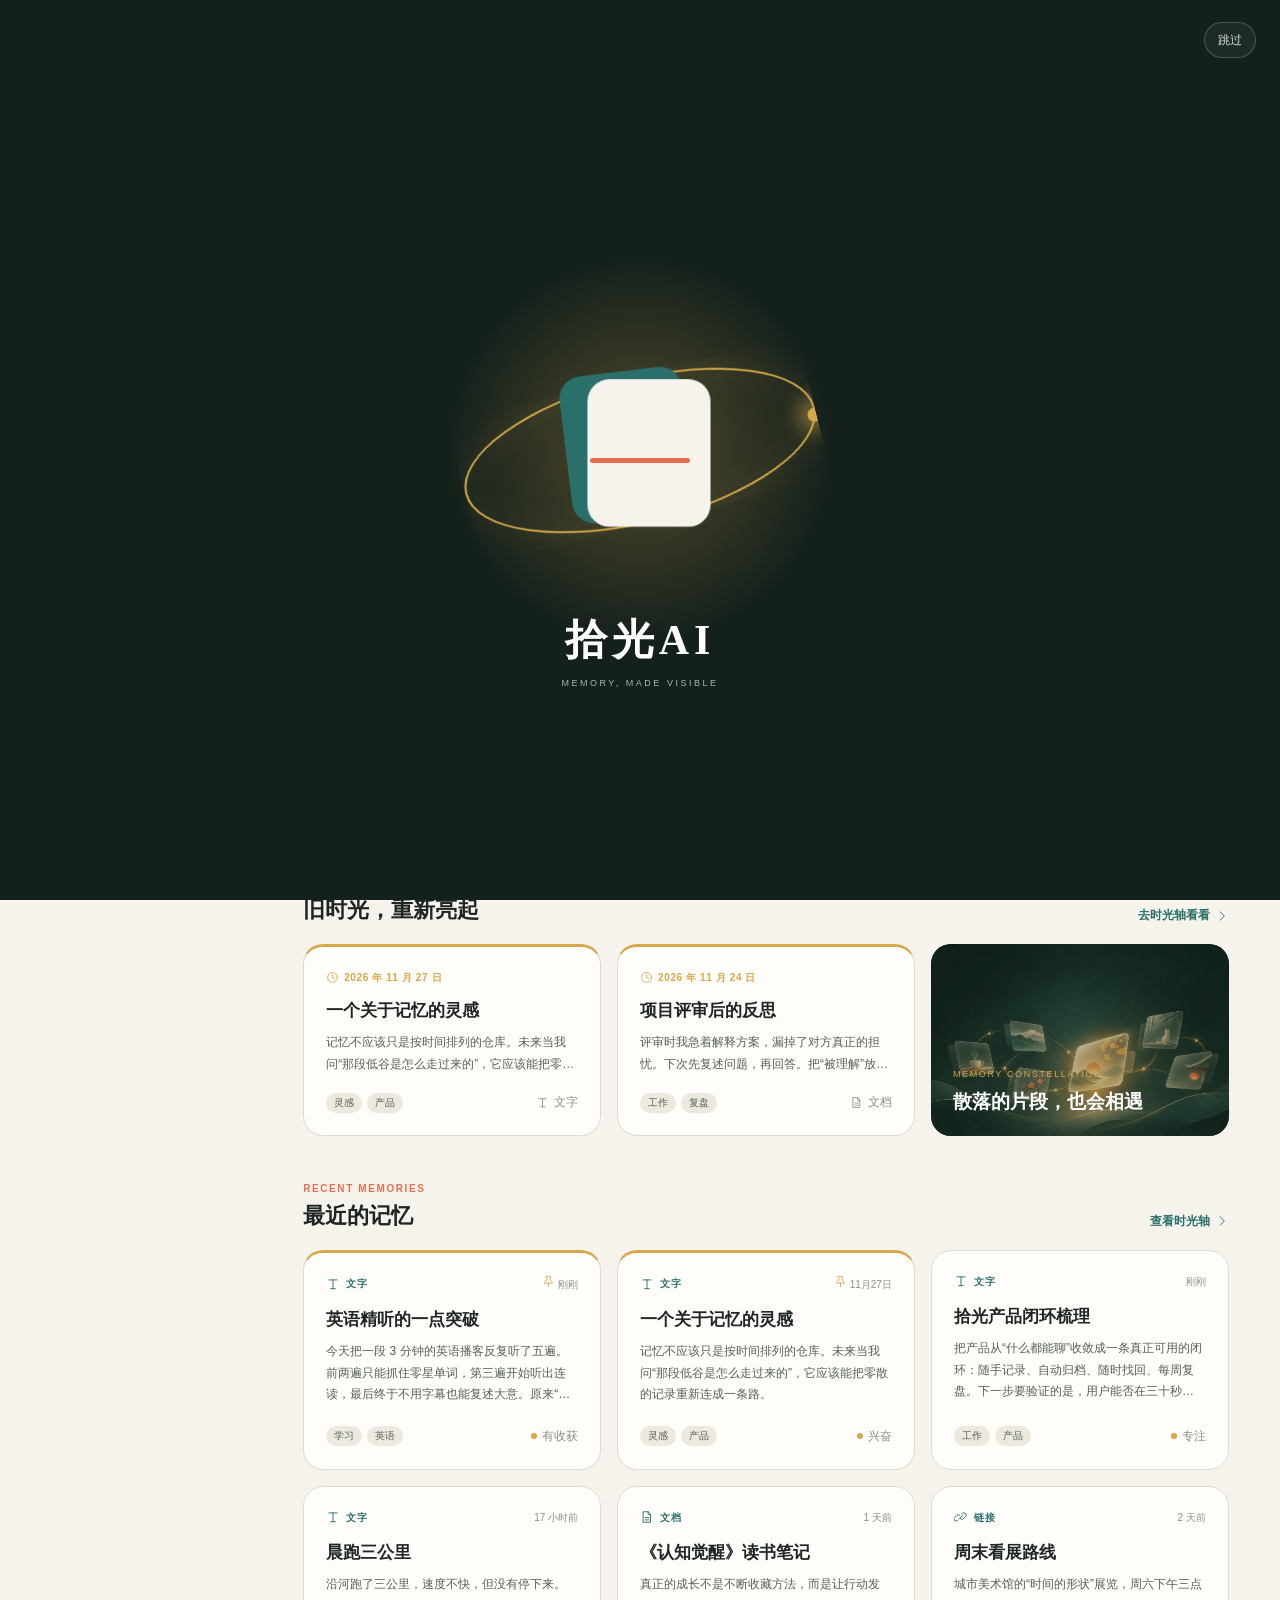
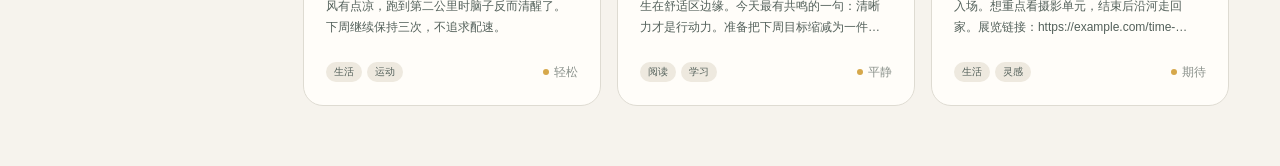
<file: index.html>
<!DOCTYPE html>
<html lang="zh-CN">
<head>
  <meta charset="UTF-8">
  <meta name="viewport" content="width=device-width, initial-scale=1.0">
  <title>拾光AI · 工作台</title>
  <meta name="theme-color" content="#1e2623">
  <meta name="mobile-web-app-capable" content="yes">
  <meta name="apple-mobile-web-app-capable" content="yes">
  <meta name="apple-mobile-web-app-status-bar-style" content="default">
  <meta name="apple-mobile-web-app-title" content="拾光AI">
  <link rel="manifest" href="manifest.webmanifest">
  <link rel="icon" type="image/png" href="icons/icon-192.png">
  <link rel="apple-touch-icon" href="icons/apple-touch-icon.png">
  <link rel="stylesheet" href="styles.css?v=25">
</head>
<body>
  <div id="app"></div>

  <script src="mock.js?v=25"></script>
  <script src="api.js?v=20"></script>
  <script src="components.js?v=31"></script>
  <script>
    (function () {
      const app = document.getElementById('app');
      const QUOTES = [
        '我们记得的，终将构成我们本身。',
        '记录，是对时间最温柔的抵抗。',
        '认真生活的人，值得被认真记住。',
        '记忆不是仓库，而是一条回家的路。',
        '把今天轻轻放下，明天才拿得起来。',
        '所有微小的时刻，都在悄悄塑造你。'
      ];
      const greeting = () => {
        const hour = new Date().getHours();
        if (hour < 5) return '夜深了';
        if (hour < 11) return '早上好';
        if (hour < 14) return '中午好';
        if (hour < 18) return '下午好';
        return '晚上好';
      };

      function echoCard(record, mode) {
        const date = new Date(record.occurredAt);
        const years = new Date().getFullYear() - date.getFullYear();
        const [typeName, icon] = SG.typeMap[record.type] || SG.typeMap.text;
        const label = mode === 'same-day' ? `${years} 年前的今天` : `${date.getFullYear()} 年 ${date.getMonth() + 1} 月 ${date.getDate()} 日`;
        return `<article class="card echo-card" tabindex="0" role="button" data-clickable aria-label="打开记忆：${SG.esc(record.title)}" onclick="openRecordDetail('${record.id}')">
          <div class="echo-badge">${getIcon('clock', 13)} ${label}</div>
          <h3 class="memory-title">${SG.esc(record.title)}</h3>
          <p class="memory-excerpt">${SG.esc(record.content || record.attachments.map(file => file.name).join('、') || '暂无文字描述')}</p>
          <div class="memory-footer"><div class="memory-tags">${record.tags.slice(0, 3).map(tag => `<span class="tag">${SG.esc(tag)}</span>`).join('')}</div><span class="row small muted" style="gap:5px">${getIcon(icon, 13)} ${typeName}</span></div>
        </article>`;
      }

      function echoSection(echo) {
        if (echo.mode === 'same-day') {
          const years = new Date().getFullYear() - new Date(echo.items[0].occurredAt).getFullYear();
          return `<section class="section">
            <div class="section-head">
              <div><div class="section-kicker">ON THIS DAY</div><h2 class="section-title">那年今日</h2></div>
              <span class="section-note">${years} 年前的今天，你留下了这些</span>
            </div>
            <div class="memory-grid echo-grid">${echo.items.map(item => echoCard(item, 'same-day')).join('')}</div>
          </section>`;
        }
        if (echo.mode === 'past') {
          return `<section class="section">
            <div class="section-head">
              <div><div class="section-kicker">FROM THE PAST</div><h2 class="section-title">旧时光，重新亮起</h2></div>
              <a class="section-link" href="history.html">去时光轴看看 ${getIcon('right', 14)}</a>
            </div>
            <div class="memory-grid echo-grid">${echo.items.slice(0, 2).map(item => echoCard(item, 'past')).join('')}<a class="memory-card visual" href="insights.html" aria-label="查看记忆星图"><img src="assets/memory-constellation.jpg" alt=""><div class="visual-copy"><span>MEMORY CONSTELLATION</span><h3>散落的片段，也会相遇</h3></div></a></div>
          </section>`;
        }
        return `<section class="section">
          <div class="section-head"><div><div class="section-kicker">ON THIS DAY</div><h2 class="section-title">那年今日</h2></div></div>
          <div class="card echo-empty">${getIcon('sparkles', 22)}<div><strong>今天还没有同一天的旧记忆。</strong><span>从今天开始记录，明年的此刻，这里就会出现你的「那年今日」。</span></div><button class="btn btn-secondary btn-sm" data-action="new-record">${getIcon('plus', 14)} 留下此刻</button></div>
        </section>`;
      }

      function render() {
        const stats = MemoryStore.stats();
        const settings = MemoryStore.settings();
        const records = MemoryStore.listRecords();
        const recent = records.slice(0, 6);
        const now = new Date();
        const todayStart = new Date(); todayStart.setHours(0, 0, 0, 0);
        const todayCount = records.filter(r => r.occurredAt >= todayStart.getTime()).length;
        const quote = QUOTES[now.getDate() % QUOTES.length];
        const topTag = stats.tags[0];
        const topMood = MemoryStore.moods()[0];
        const echo = MemoryStore.onThisDay(3);
        const capsules = MemoryStore.capsules();
        const capsuleBanner = capsules.length ? (() => {
          const nearest = capsules[0];
          const days = Math.max(1, Math.ceil((Number(nearest.unlockAt) - Date.now()) / 86400000));
          const unlock = new Date(Number(nearest.unlockAt));
          return `<a class="capsule-banner" href="history.html#capsules"><span class="capsule-banner-icon">${getIcon('lock', 20)}</span><span class="capsule-banner-body"><strong>${capsules.length} 枚时间胶囊沉睡中</strong><span>最近一枚还有 ${days} 天开启 · ${unlock.getMonth() + 1} 月 ${unlock.getDate()} 日</span></span><span class="capsule-banner-link">去看看 ${getIcon('right', 15)}</span></a>`;
        })() : '';

        app.innerHTML = `
          ${renderSidebar('home')}
          <main class="app-main">
            ${renderPageHeader({
              title: '工作台', subtitle: '随手记录，自动归档，随时找回',
              actions: `
                <a class="btn btn-secondary" href="assistant.html">${getIcon('sparkles', 16)}<span class="optional"> 问记忆助手</span></a>
                <button class="btn btn-secondary" id="roam-btn" type="button">${getIcon('compass', 16)}<span class="optional"> 漫游</span></button>
                <button class="btn btn-dark" data-action="new-record">${getIcon('plus', 16)} 完整记录</button>`
            })}
            <div class="page-content">
              <div class="hero-grid">
                <section class="card capture-card">
                  <div class="aurora a1" aria-hidden="true"></div>
                  <div class="aurora a2" aria-hidden="true"></div>
                  <div class="capture-kicker">${getIcon('sparkles', 14)} SHIGUANG · ${now.toLocaleDateString('zh-CN', { month: 'long', day: 'numeric' })} · 周${'日一二三四五六'[now.getDay()]}</div>
                  <h2 class="capture-title">${greeting()}，${SG.esc(settings.name)}。<br>今天想留下什么？</h2>
                  <p class="capture-sub">一句话也足够。它会自动归档、编目，未来的你随时可以找回。</p>
                  <div class="quick-compose">
                    <textarea id="quick-text" placeholder="比如：今天终于听懂了那段英语播客，很开心。" aria-label="快速记下此刻"></textarea>
                    <button class="btn btn-primary" id="quick-save">${getIcon('send', 16)} 存入时光</button>
                  </div>
                  <div class="capture-tools">
                    <button data-preset="image">${getIcon('image', 15)} 照片</button>
                    <button data-preset="audio">${getIcon('mic', 15)} 语音</button>
                    <button data-preset="video">${getIcon('video', 15)} 视频</button>
                    <button data-preset="document">${getIcon('file', 15)} 文档</button>
                    <button data-preset="link">${getIcon('link', 15)} 链接</button>
                  </div>
                </section>
                <section class="card today-card">
                  <div class="today-month">${now.getFullYear()} 年 ${now.getMonth() + 1} 月 · 周${'日一二三四五六'[now.getDay()]}</div>
                  <div class="today-number">${now.getDate()}</div>
                  <div class="today-quote">“${quote}”</div>
                  <div class="today-note">今日已记录 ${todayCount} 条 · 连续记录 ${stats.streak} 天</div>
                  <button class="today-review" id="open-daily-review">${getIcon('sparkles', 14)} 今日回顾</button>
                </section>
              </div>

              <div class="grid-4 stat-row">
                <div class="card stat-card tone-coral"><span class="stat-icon">${getIcon('book', 19)}</span><div class="stat-body"><div class="stat-label">记忆总数</div><div class="stat-value">${stats.total}</div><div class="stat-note">条被保存的时光</div></div></div>
                <div class="card stat-card tone-gold"><span class="stat-icon">${getIcon('calendar', 19)}</span><div class="stat-body"><div class="stat-label">本周新增</div><div class="stat-value">${stats.week}</div><div class="stat-note">条新鲜的记录</div></div></div>
                <div class="card stat-card tone-teal"><span class="stat-icon">${getIcon('refresh', 19)}</span><div class="stat-body"><div class="stat-label">连续记录</div><div class="stat-value">${stats.streak}</div><div class="stat-note">天不断更的坚持</div></div></div>
                <div class="card stat-card tone-ink"><span class="stat-icon">${getIcon('folder', 19)}</span><div class="stat-body"><div class="stat-label">附件资料</div><div class="stat-value">${stats.attachments}</div><div class="stat-note">份收藏的凭证</div></div></div>
              </div>

              ${topTag ? `<div class="insight-strip"><span class="insight-label">本周洞察</span><span class="insight-text">最近最常见的主题是 <strong>「${SG.esc(topTag.name)}」</strong>（${topTag.count} 次），高频心情是 <strong>「${topMood ? SG.esc(topMood.name) : '平静'}」</strong>。坚持记录，它们会在周复盘中变成洞察。</span><a class="insight-link" href="insights.html" aria-label="查看主题洞察">${getIcon('right', 16)}</a></div>` : `<div class="insight-strip"><span class="insight-label">本周洞察</span><span class="insight-text">还没有足够的记录。留下第一条，洞察会随之出现。</span><a class="insight-link" href="insights.html" aria-label="查看主题洞察">${getIcon('right', 16)}</a></div>`}

              ${capsuleBanner}

              ${echoSection(echo)}

              <section class="section">
                <div class="section-head">
                  <div><div class="section-kicker">RECENT MEMORIES</div><h2 class="section-title">最近的记忆</h2></div>
                  <a class="section-link" href="history.html">查看时光轴 ${getIcon('right', 14)}</a>
                </div>
                ${recent.length ? `<div class="memory-grid">${recent.map(renderRecordCard).join('')}</div>` : renderEmptyState({
                  icon: 'book', title: '记忆库还是空的',
                  description: '第一条记录可以从上面的一句话开始，也可以附一张照片、一段语音。',
                  action: `<button class="btn btn-primary" data-action="new-record">${getIcon('plus', 16)} 留下第一条记忆</button>`
                })}
              </section>
            </div>
          </main>`;

        document.getElementById('quick-save').onclick = quickSave;
        document.getElementById('quick-text').addEventListener('keydown', event => {
          if (event.key === 'Enter' && (event.ctrlKey || event.metaKey)) quickSave();
        });
        app.querySelectorAll('[data-preset]').forEach(btn => {
          btn.onclick = () => openRecordEditor(null, null, { type: btn.dataset.preset });
        });
        document.getElementById('open-daily-review').onclick = () => openDailyReview();
        document.getElementById('roam-btn').onclick = () => openRandomMemory();
      }

      function quickSave() {
        const input = document.getElementById('quick-text');
        const content = input.value.trim();
        if (!content) { showToast('先写下一句话，再存入时光。', 'error'); return; }
        try {
          MemoryStore.createRecord({ content, source: '快速记录' });
          showToast('这一刻，已存入时光', 'success');
        } catch (error) {
          showToast(error.message, 'error', 5000);
        }
      }

      window.addEventListener('shiguang:change', render);
      render();

      let reviewShown = false;
      try { reviewShown = sessionStorage.getItem('shiguang-daily-review') === '1'; } catch (error) { reviewShown = false; }
      if (!reviewShown && MemoryStore.settings().reminder && !MemoryStore.reviewedToday() && MemoryStore.dailyReview()) {
        try { sessionStorage.setItem('shiguang-daily-review', '1'); } catch (error) { /* 浏览器禁用存储时仅跳过本次自动提醒 */ }
        setTimeout(() => openDailyReview(), 700);
      }
    })();
  </script>
</body>
</html>
</file>
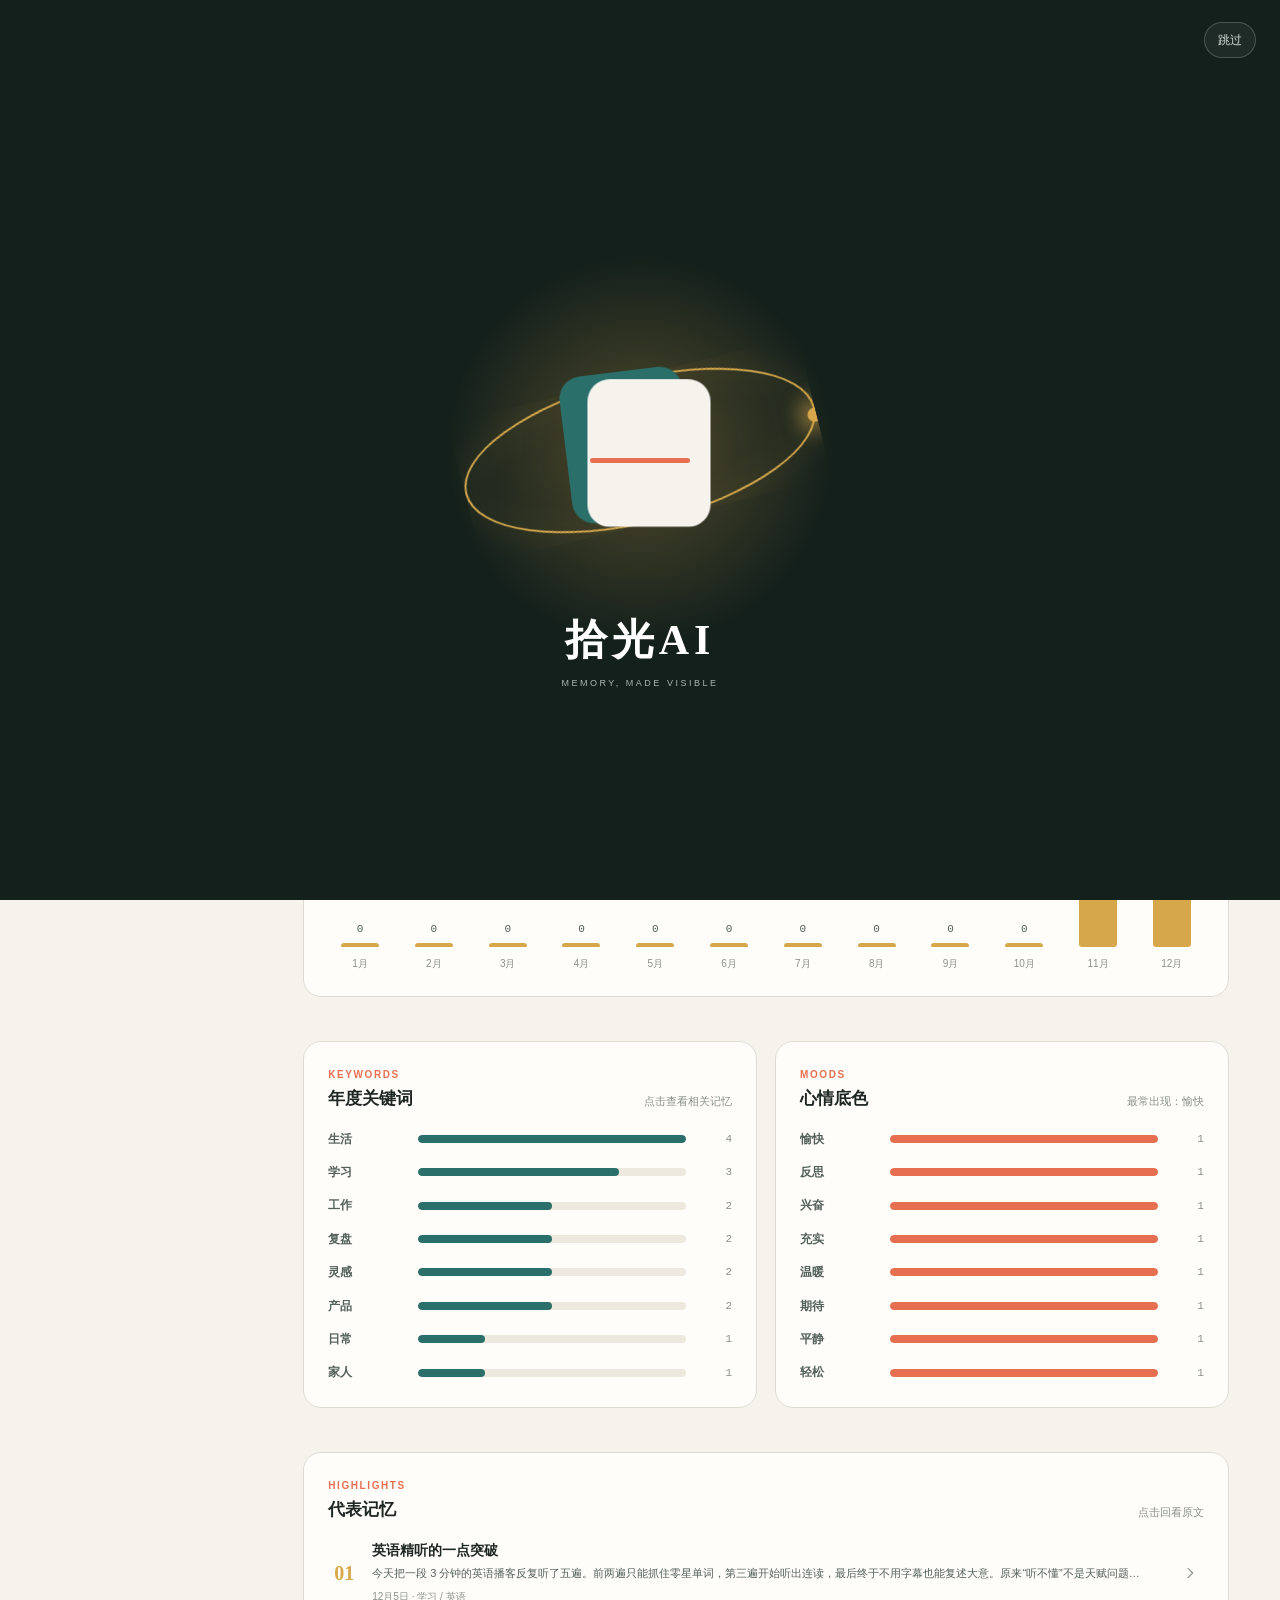
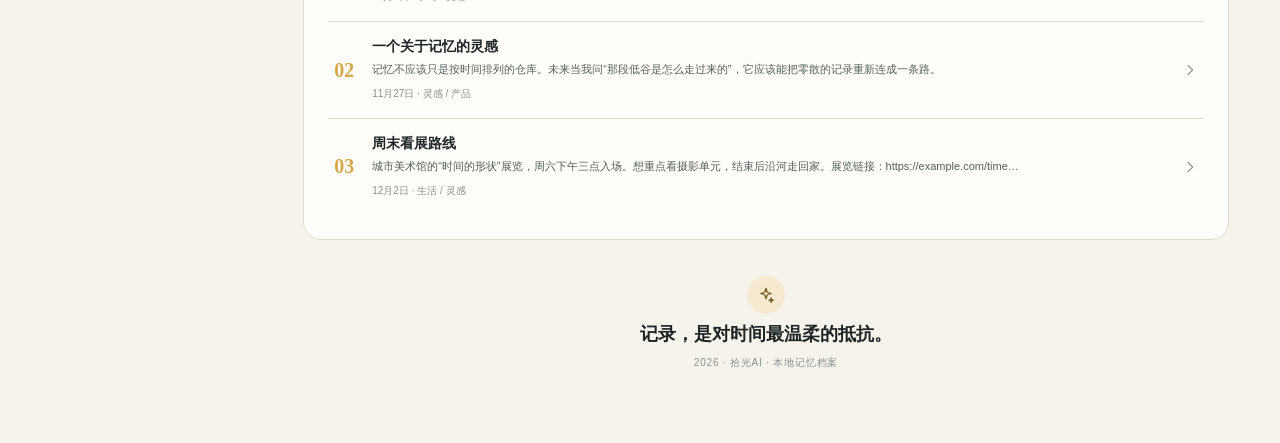
<file: annual.html>
<!DOCTYPE html>
<html lang="zh-CN">
<head>
  <meta charset="UTF-8">
  <meta name="viewport" content="width=device-width, initial-scale=1.0">
  <title>拾光AI · 年度回顾</title>
  <meta name="theme-color" content="#1e2623">
  <meta name="mobile-web-app-capable" content="yes">
  <meta name="apple-mobile-web-app-capable" content="yes">
  <meta name="apple-mobile-web-app-status-bar-style" content="default">
  <meta name="apple-mobile-web-app-title" content="拾光AI">
  <link rel="manifest" href="manifest.webmanifest">
  <link rel="icon" type="image/png" href="icons/icon-192.png">
  <link rel="apple-touch-icon" href="icons/apple-touch-icon.png">
  <link rel="stylesheet" href="styles.css?v=25">
</head>
<body>
  <div id="app"></div>

  <script src="mock.js?v=25"></script>
  <script src="api.js?v=20"></script>
  <script src="components.js?v=31"></script>
  <script>
    (function () {
      const app = document.getElementById('app');
      const years = MemoryStore.years();
      const state = { year: years[0] || new Date().getFullYear() };

      function render() {
        const data = MemoryStore.annual(state.year);
        const monthMax = Math.max(...data.months.map(month => month.count), 1);
        const topTags = data.tags.slice(0, 6);

        app.innerHTML = `
          ${renderSidebar('insights')}
          <main class="app-main">
            ${renderPageHeader({
              title: '年度回顾', subtitle: `${data.year} 年的记忆故事`,
              actions: `
                ${years.length > 1 ? `<select class="select annual-select" id="year-select" aria-label="选择年份">${years.map(year => `<option value="${year}" ${year === state.year ? 'selected' : ''}>${year} 年</option>`).join('')}</select>` : ''}
                ${data.total ? `<button class="btn btn-secondary" id="annual-export">${getIcon('image', 16)}<span class="optional"> 年度长图</span></button>` : ''}
                <button class="btn btn-primary" data-action="new-record">${getIcon('plus', 16)} 记一笔</button>`
            })}
            <div class="page-content narrow">
              ${data.total ? `
                <section class="annual-cover">
                  <div class="annual-cover-top">
                    <span class="annual-kicker">${getIcon('book', 14)} YEAR IN MEMORY</span>
                    <span class="annual-range">${data.first ? `${SG.formatDate(data.first.occurredAt, false)} — ${SG.formatDate(data.last.occurredAt, false)}` : ''}</span>
                  </div>
                  <div class="annual-year">${data.year}</div>
                  <h2 class="annual-title">这一年，你留下了 ${data.total} 条记忆。</h2>
                  <p class="annual-sub">${data.words} 个字，${data.activeDays} 天有记录，最长连续 ${data.longestStreak} 天。它们不是流水账，而是这一年最真实的注脚。</p>
                  <div class="annual-keywords">${topTags.map(tag => `<span>${SG.esc(tag.name)} · ${tag.count}</span>`).join('')}</div>
                </section>

                <div class="grid-4 section">
                  <div class="card stat-card"><span class="stat-icon">${getIcon('book', 20)}</span><div class="stat-label">记录条数</div><div class="stat-value">${data.total}</div><div class="stat-note">条被保存的时光</div></div>
                  <div class="card stat-card"><span class="stat-icon">${getIcon('calendar', 20)}</span><div class="stat-label">记录天数</div><div class="stat-value">${data.activeDays}</div><div class="stat-note">天里留下过记录</div></div>
                  <div class="card stat-card"><span class="stat-icon">${getIcon('text', 20)}</span><div class="stat-label">写下字数</div><div class="stat-value">${data.words}</div><div class="stat-note">个字的私人历史</div></div>
                  <div class="card stat-card"><span class="stat-icon">${getIcon('refresh', 20)}</span><div class="stat-label">最长连续</div><div class="stat-value">${data.longestStreak}</div><div class="stat-note">天没有中断记录</div></div>
                </div>

                <section class="card insight-card section">
                  <div class="section-head">
                    <div><div class="section-kicker">TWELVE MONTHS</div><h3 class="section-title">月度轨迹</h3></div>
                    <span class="section-note">最丰盛：${data.busiestMonth.month} 月</span>
                  </div>
                  <div class="bar-chart annual-months">
                    ${data.months.map(month => `<div class="bar-column"><span class="bar-value">${month.count}</span><span class="bar" style="height:${Math.max(4, Math.round(month.count / monthMax * 110))}px"></span><span class="bar-label">${month.month}月</span></div>`).join('')}
                  </div>
                </section>

                <div class="insights-grid section">
                  <section class="card insight-card">
                    <div class="section-head">
                      <div><div class="section-kicker">KEYWORDS</div><h3 class="section-title">年度关键词</h3></div>
                      <span class="section-note">点击查看相关记忆</span>
                    </div>
                    <div class="tag-bars">${data.tags.slice(0, 8).map(tag => `<a class="tag-bar" href="history.html?tag=${encodeURIComponent(tag.name)}" title="查看「${SG.esc(tag.name)}」相关记忆"><span class="tag-bar-name">${SG.esc(tag.name)}</span><span class="tag-bar-track"><i style="width:${Math.round(tag.count / (data.tags[0]?.count || 1) * 100)}%"></i></span><span class="tag-bar-count">${tag.count}</span></a>`).join('')}</div>
                  </section>
                  <section class="card insight-card">
                    <div class="section-head">
                      <div><div class="section-kicker">MOODS</div><h3 class="section-title">心情底色</h3></div>
                      <span class="section-note">最常出现：${SG.esc(data.topMood?.name || '平静')}</span>
                    </div>
                    <div class="tag-bars mood-bars">${data.moods.slice(0, 8).map(mood => `<div class="tag-bar"><span class="tag-bar-name">${SG.esc(mood.name)}</span><span class="tag-bar-track"><i style="width:${Math.round(mood.count / (data.moods[0]?.count || 1) * 100)}%"></i></span><span class="tag-bar-count">${mood.count}</span></div>`).join('')}</div>
                  </section>
                </div>

                <section class="card insight-card section">
                  <div class="section-head">
                    <div><div class="section-kicker">HIGHLIGHTS</div><h3 class="section-title">代表记忆</h3></div>
                    <span class="section-note">点击回看原文</span>
                  </div>
                  <div class="annual-memories">
                    ${data.highlights.map((record, index) => `<button class="annual-memory" data-record="${record.id}"><span class="annual-memory-index">0${index + 1}</span><span class="annual-memory-body"><span class="annual-memory-title">${SG.esc(record.title)}</span><span class="annual-memory-excerpt">${SG.esc(String(record.content || '这条记忆只有附件。').slice(0, 72))}${String(record.content || '').length > 72 ? '…' : ''}</span><span class="annual-memory-meta">${SG.formatDate(record.occurredAt, false)} · ${record.tags.map(tag => SG.esc(tag)).join(' / ')}</span></span>${getIcon('right', 16)}</button>`).join('')}
                  </div>
                </section>

                <section class="annual-closing">
                  <div class="annual-closing-mark">${getIcon('sparkles', 18)}</div>
                  <p>记录，是对时间最温柔的抵抗。</p>
                  <span>${data.year} · 拾光AI · 本地记忆档案</span>
                </section>
              ` : renderEmptyState({
                icon: 'book', title: `${data.year} 年还没有记忆`,
                description: '换一个年份看看，或现在留下一条新的记忆，明年的回顾会因此多一页。',
                action: `<button class="btn btn-primary" data-action="new-record">${getIcon('plus', 16)} 留下一条记忆</button>`
              })}
            </div>
          </main>`;

        const yearSelect = document.getElementById('year-select');
        if (yearSelect) yearSelect.onchange = () => { state.year = Number(yearSelect.value); render(); };
        const exportBtn = document.getElementById('annual-export');
        if (exportBtn) exportBtn.onclick = () => openAnnualPoster(state.year);
        app.querySelectorAll('[data-record]').forEach(button => {
          button.onclick = () => openRecordDetail(button.dataset.record);
        });
      }

      window.addEventListener('shiguang:change', render);
      render();
    })();
  </script>
</body>
</html>
</file>
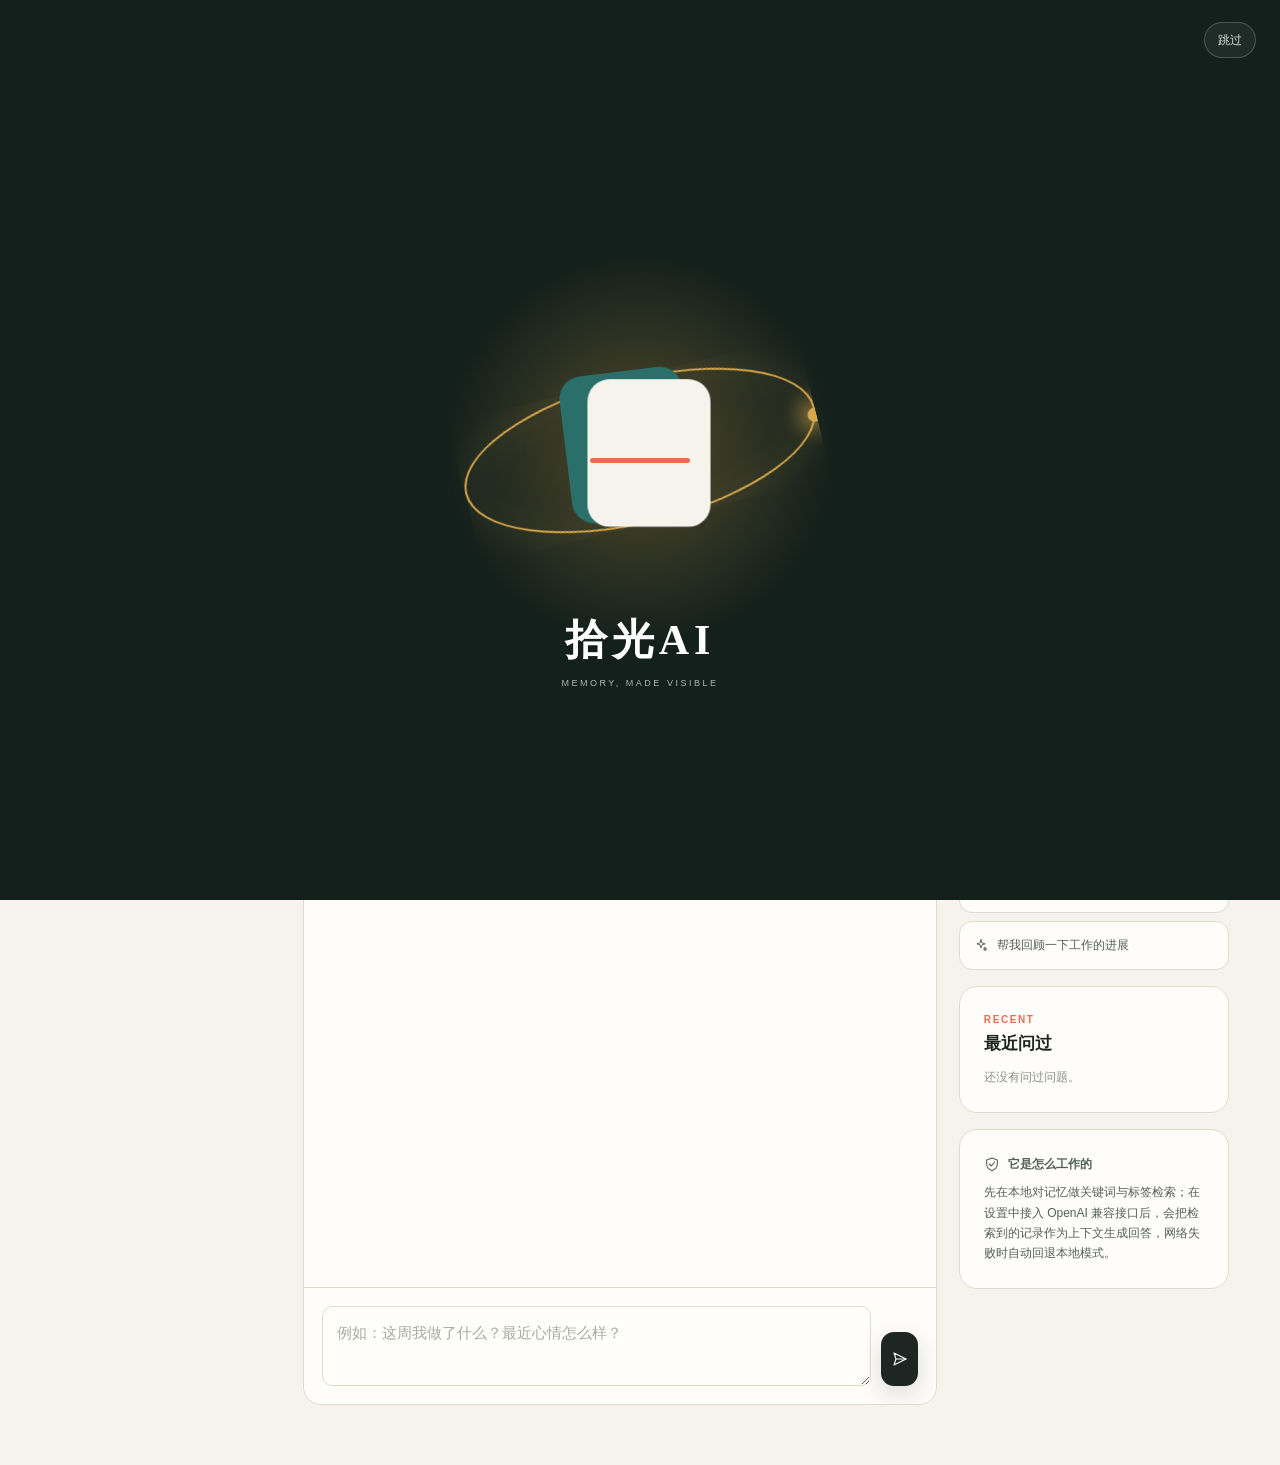
<file: assistant.html>
<!DOCTYPE html>
<html lang="zh-CN">
<head>
  <meta charset="UTF-8">
  <meta name="viewport" content="width=device-width, initial-scale=1.0">
  <title>拾光AI · 记忆助手</title>
  <meta name="theme-color" content="#1e2623">
  <meta name="mobile-web-app-capable" content="yes">
  <meta name="apple-mobile-web-app-capable" content="yes">
  <meta name="apple-mobile-web-app-status-bar-style" content="default">
  <meta name="apple-mobile-web-app-title" content="拾光AI">
  <link rel="manifest" href="manifest.webmanifest">
  <link rel="icon" type="image/png" href="icons/icon-192.png">
  <link rel="apple-touch-icon" href="icons/apple-touch-icon.png">
  <link rel="stylesheet" href="styles.css?v=25">
</head>
<body>
  <div id="app"></div>

  <script src="mock.js?v=25"></script>
  <script src="api.js?v=20"></script>
  <script src="components.js?v=31"></script>
  <script>
    (function () {
      const app = document.getElementById('app');
      const state = { messages: [], loading: false };
      const formatAnswer = (text) => SG.esc(text).replace(/\*\*(.+?)\*\*/g, '<strong>$1</strong>');
      const userAvatarHTML = () => {
        const { avatar, name } = MemoryStore.settings();
        return avatar ? `<img src="${avatar}" alt="${SG.esc(name)}的头像">` : getIcon('smile', 15);
      };
      const typingHTML = () => `<div class="chat-message"><div class="chat-avatar">${getIcon('sparkles', 15)}</div><div class="chat-bubble"><span class="typing"><i></i><i></i><i></i></span></div></div>`;

      function render() {
        const settings = MemoryStore.settings();
        app.innerHTML = `
          ${renderSidebar('assistant')}
          <main class="app-main">
            ${renderPageHeader({
              title: '记忆助手', subtitle: '只依据你保存的记录回答，不编造事实',
              actions: `
                <a class="btn btn-secondary" href="settings.html">${getIcon('settings', 15)}<span class="optional"> AI 设置</span></a>
                <span class="badge">${MemoryAPI.configured() ? `${getIcon('sparkles', 13)} AI 增强` : `${getIcon('shield', 13)} 本地检索`}</span>`
            })}
            <div class="page-content">
              <section class="assistant-hero">
                <img src="assets/memory-constellation.jpg" alt="记忆星图">
                <div class="assistant-overlay">
                  <div class="eyebrow">PRIVATE MEMORY INTELLIGENCE</div>
                  <h2>${SG.esc(settings.name)}，关于你的记忆，<br>可以问我任何问题。</h2>
                  <p>回答只来自你保存过的记录；每条结论都会标注依据，可回溯、可追问。</p>
                  <span class="local-badge"><i aria-hidden="true"></i>${MemoryAPI.configured() ? 'AI 增强已开启 · 本地检索兜底' : '本地检索已开启'}</span>
                </div>
              </section>
              <div class="assistant-layout">
                <div class="card chat-panel">
                  <div class="chat-messages" id="chat-messages"></div>
                  <div class="chat-compose">
                    <div class="chat-compose-box">
                      <textarea class="textarea" id="ask-input" placeholder="例如：这周我做了什么？最近心情怎么样？"></textarea>
                      <button class="btn btn-dark btn-icon" id="ask-send" style="min-height:54px" title="发送" ${state.loading ? 'disabled' : ''}>${getIcon('send', 18)}</button>
                    </div>
                  </div>
                </div>
                <aside class="assistant-side stack">
                  <div class="section" style="margin-top:0">
                    <div class="section-kicker">TRY ASKING</div>
                    <div class="section-title" style="font-size:17px; margin-bottom:12px">可以这样问</div>
                    <div class="prompt-list" id="prompt-list">
                      ${['这周我做了什么？', '我最近的心情怎么样？', '关于英语学习我留下过哪些记录？', '帮我回顾一下工作的进展'].map(q => `<button class="prompt-card" data-q="${SG.esc(q)}">${getIcon('sparkles', 14)} ${SG.esc(q)}</button>`).join('')}
                    </div>
                  </div>
                  <div class="card card-padded">
                    <div class="section-kicker">RECENT</div>
                    <div class="section-title" style="font-size:17px; margin:4px 0 12px">最近问过</div>
                    <div id="recent-chats" class="stack" style="gap:8px"></div>
                  </div>
                  <div class="card card-padded small soft">
                    <div class="row" style="gap:8px; margin-bottom:8px">${getIcon('shield', 16)}<strong style="font-size:12px">它是怎么工作的</strong></div>
                    先在本地对记忆做关键词与标签检索；在设置中接入 OpenAI 兼容接口后，会把检索到的记录作为上下文生成回答，网络失败时自动回退本地模式。
                  </div>
                </aside>
              </div>
            </div>
          </main>`;

        document.getElementById('ask-send').onclick = send;
        document.getElementById('ask-input').addEventListener('keydown', event => {
          if (event.key === 'Enter' && !event.shiftKey) { event.preventDefault(); send(); }
        });
        document.getElementById('prompt-list').addEventListener('click', event => {
          const btn = event.target.closest('[data-q]'); if (!btn) return;
          document.getElementById('ask-input').value = btn.dataset.q; send();
        });
        renderMessages();
        renderRecent();
      }

      function renderMessages() {
        const box = document.getElementById('chat-messages');
        if (!box) return;
        if (!state.messages.length) {
          box.innerHTML = `<div class="chat-empty">从右侧挑一个问题，或直接输入开始。<br>回答只会来自你保存过的记录。</div>`;
          return;
        }
        box.innerHTML = state.messages.map(message => `
          <div class="chat-message ${message.role}">
            <div class="chat-avatar">${message.role === 'user' ? userAvatarHTML() : getIcon('sparkles', 15)}</div>
            <div style="min-width:0">
              <div class="chat-bubble">${message.role === 'user' ? SG.esc(message.content) : formatAnswer(message.content)}</div>
              ${message.role === 'assistant' && message.sources && message.sources.length ? `
                <div class="chat-sources">
                  <div class="small muted" style="margin-bottom:4px">依据的记忆：</div>
                  <div class="row wrap" style="gap:4px">${message.sources.map(source => `<button class="source-chip" onclick="openRecordDetail('${source.id}')">${getIcon('book', 12)} ${SG.esc(source.title)}</button>`).join('')}</div>
                </div>` : ''}
              ${message.role === 'assistant' && (message.mode === 'ai' || message.mode === 'local') ? `<div class="badge" style="margin-top:8px">${message.mode === 'ai' ? 'AI 增强回答' : '本地检索回答'}</div>` : ''}
              ${message.warning ? `<div class="notice error" style="margin-top:10px">${SG.esc(message.warning)}</div>` : ''}
            </div>
          </div>`).join('') + (state.loading ? typingHTML() : '');
        box.scrollTop = box.scrollHeight;
      }

      async function send() {
        const input = document.getElementById('ask-input');
        const question = input.value.trim();
        if (!question || state.loading) return;
        input.value = '';
        state.messages.push({ role: 'user', content: question });
        state.loading = true;
        renderMessages();
        try {
          const result = await MemoryAPI.ask(question);
          state.messages.push({
            role: 'assistant', content: result.answer,
            sources: result.sources, mode: result.mode, warning: result.warning
          });
        } catch (error) {
          state.messages.push({ role: 'assistant', content: `这次问答没有完成：${error.message}`, mode: 'error' });
        } finally {
          state.loading = false;
          renderMessages();
          renderRecent();
        }
      }

      function renderRecent() {
        const box = document.getElementById('recent-chats');
        if (!box) return;
        const chats = MemoryStore.chats().slice(0, 5);
        box.innerHTML = chats.length ? chats.map(chat => `
          <button class="prompt-card" data-q="${SG.esc(chat.question)}" title="${SG.esc(chat.question)}">
            ${getIcon('clock', 13)}<span style="flex:1; overflow:hidden; text-overflow:ellipsis; white-space:nowrap">${SG.esc(chat.question)}</span>
            <span class="muted" style="font-size:10px">${SG.relativeTime(chat.createdAt)}</span>
          </button>`).join('') : '<p class="muted small">还没有问过问题。</p>';
        box.querySelectorAll('[data-q]').forEach(btn => {
          btn.onclick = () => { document.getElementById('ask-input').value = btn.dataset.q; send(); };
        });
      }

      render();
    })();
  </script>
</body>
</html>
</file>
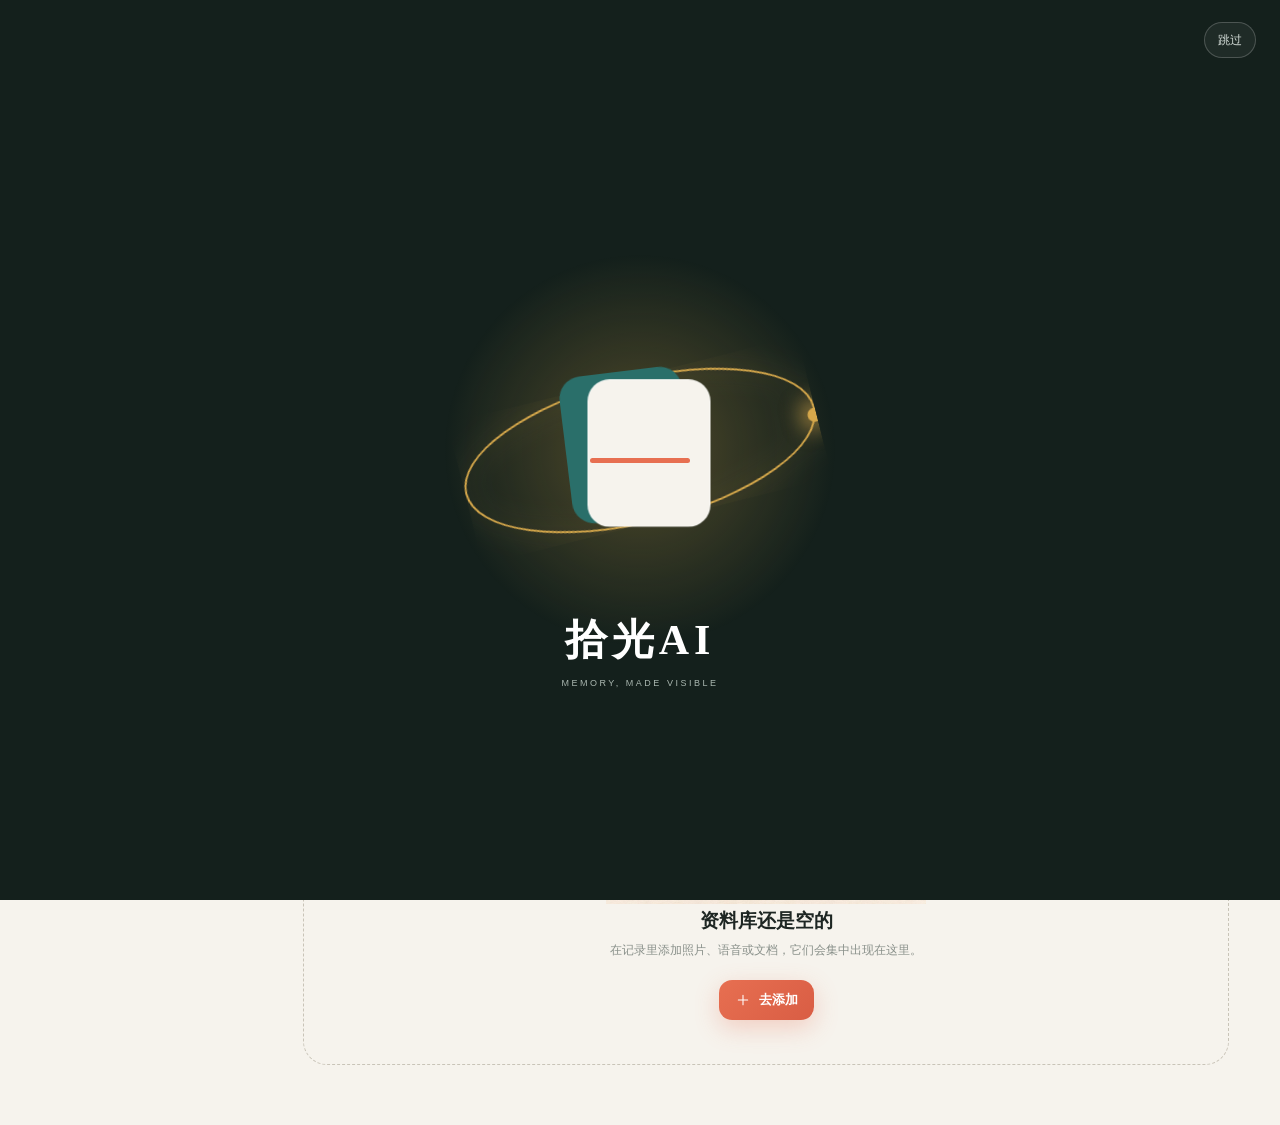
<file: files.html>
<!DOCTYPE html>
<html lang="zh-CN">
<head>
  <meta charset="UTF-8">
  <meta name="viewport" content="width=device-width, initial-scale=1.0">
  <title>拾光AI · 资料库</title>
  <meta name="theme-color" content="#1e2623">
  <meta name="mobile-web-app-capable" content="yes">
  <meta name="apple-mobile-web-app-capable" content="yes">
  <meta name="apple-mobile-web-app-status-bar-style" content="default">
  <meta name="apple-mobile-web-app-title" content="拾光AI">
  <link rel="manifest" href="manifest.webmanifest">
  <link rel="icon" type="image/png" href="icons/icon-192.png">
  <link rel="apple-touch-icon" href="icons/apple-touch-icon.png">
  <link rel="stylesheet" href="styles.css?v=25">
</head>
<body>
  <div id="app"></div>

  <script src="mock.js?v=25"></script>
  <script src="api.js?v=20"></script>
  <script src="components.js?v=31"></script>
  <script>
    (function () {
      const app = document.getElementById('app');
      const state = { type: '' };

      const allFiles = () => MemoryStore.attachments();
      const shown = () => allFiles().filter(file => !state.type || file.type === state.type);

      function storageUsage() {
        try { return new Blob([localStorage.getItem(MemoryStore.key) || '']).size; }
        catch (error) { return 0; }
      }

      function render() {
        const files = shown();
        const used = storageUsage();
        const quota = 5 * 1024 * 1024;
        const percent = Math.min(100, Math.round(used / quota * 100));

        app.innerHTML = `
          ${renderSidebar('files')}
          <main class="app-main">
            ${renderPageHeader({
              title: '资料库', subtitle: '记忆里的附件，统一在这里查看与管理',
              actions: `<span class="badge">${getIcon('folder', 13)} ${allFiles().length} 份附件</span>`
            })}
            <div class="page-content">
              <div class="upload-zone" id="upload-zone">
                <img class="upload-illustration" src="assets/library-empty.jpg" alt="等待被填满的记忆资料箱">
                <div class="upload-copy">
                  <div class="section-kicker">DROP TO REMEMBER</div>
                  <h2>把一份资料，放进时光里</h2>
                  <p>点击选择，或将文件拖到这里。我们会创建一条新记忆，把资料好好地附在它身边。</p>
                  <button class="btn btn-primary">${getIcon('plus', 15)} 选择文件</button>
                  <small>单个文件不超过 2MB · 仅保存在当前浏览器</small>
                </div>
                <input type="file" id="file-input" multiple hidden accept="image/*,audio/*,video/*,.txt,.md,.csv,.pdf,.doc,.docx,.xls,.xlsx,.ppt,.pptx">
              </div>

              <div class="toolbar section" style="margin-top:26px">
                <div class="filter-pills" id="type-pills">
                  <button class="pill ${state.type ? '' : 'active'}" data-type="">全部</button>
                  ${[['image', '照片'], ['audio', '语音'], ['video', '视频'], ['document', '文档']].map(([key, label]) => `<button class="pill ${state.type === key ? 'active' : ''}" data-type="${key}">${label}</button>`).join('')}
                </div>
                <div style="flex:1"></div>
                <div style="min-width:200px; max-width:280px; flex:1">
                  <div class="row spread small muted" style="margin-bottom:5px"><span>本地存储 ${SG.fileSize(used)}</span><span>上限约 5MB</span></div>
                  <div class="storage-bar"><span style="width:${percent}%"></span></div>
                </div>
              </div>

              ${files.length ? `<div class="file-grid">${files.map((file, index) => fileCard(file, index)).join('')}</div>` :
                renderEmptyState({
                  illustration: 'assets/library-empty.jpg', title: '资料库还是空的',
                  description: '在记录里添加照片、语音或文档，它们会集中出现在这里。',
                  action: `<button class="btn btn-primary" data-action="new-record">${getIcon('plus', 16)} 去添加</button>`
                })}
            </div>
          </main>`;

        const zone = document.getElementById('upload-zone');
        const input = document.getElementById('file-input');
        zone.onclick = () => input.click();
        input.onchange = event => handleFiles(event.target.files);
        zone.addEventListener('dragover', event => { event.preventDefault(); zone.classList.add('dragover'); });
        zone.addEventListener('dragleave', () => zone.classList.remove('dragover'));
        zone.addEventListener('drop', event => {
          event.preventDefault(); zone.classList.remove('dragover');
          handleFiles(event.dataTransfer.files);
        });
        document.getElementById('type-pills').addEventListener('click', event => {
          const btn = event.target.closest('[data-type]'); if (!btn) return;
          state.type = btn.dataset.type; render();
        });
      }

      function fileCard(file, index) {
        const [typeName, icon] = SG.typeMap[file.type] || SG.typeMap.document;
        return `<div class="card file-card">
          <div class="file-preview" tabindex="0" role="button" data-clickable aria-label="查看记忆：${SG.esc(file.recordTitle)}" onclick="openRecordDetail('${file.recordId}')">${file.type === 'image' && file.dataUrl ? `<img src="${file.dataUrl}" alt="${SG.esc(file.name)}">` : getIcon(icon, 26)}</div>
          <div class="file-info">
            <div class="file-name" title="${SG.esc(file.name)}">${SG.esc(file.name)}</div>
            <div class="file-meta">${typeName} · ${SG.fileSize(file.size)} · 来自「${SG.esc(file.recordTitle)}」</div>
            <div class="file-actions">
              <button class="btn btn-secondary btn-sm" onclick="openRecordDetail('${file.recordId}')">${getIcon('eye', 13)} 查看</button>
              <button class="btn btn-secondary btn-sm" onclick="downloadFile(${index})">${getIcon('download', 13)} 下载</button>
              <button class="btn btn-danger btn-sm" onclick="removeFile('${file.recordId}', '${file.id}')">${getIcon('trash', 13)} 移除</button>
            </div>
          </div>
        </div>`;
      }

      window.downloadFile = (index) => {
        const file = shown()[index];
        if (file && file.dataUrl) SG.download(file.name, file.dataUrl);
        else showToast('这份资料没有可下载的内容。', 'error');
      };
      window.removeFile = (recordId, attachmentId) => {
        showConfirm({
          title: '移除这份资料？',
          message: '它将从所属记忆中移除，记忆本身不会被删除。',
          confirmText: '移除附件',
          onConfirm: () => { MemoryStore.deleteAttachment(recordId, attachmentId); showToast('附件已移除', 'success'); }
        });
      };

      async function handleFiles(fileList) {
        const files = Array.from(fileList || []);
        if (!files.length) return;
        const attachments = [];
        try { for (const file of files) attachments.push(await SG.fileToAttachment(file)); }
        catch (error) { showToast(error.message, 'error', 5000); }
        if (attachments.length) openRecordEditor(null, null, { attachments, source: '资料上传' });
      }

      window.addEventListener('shiguang:change', render);
      render();
    })();
  </script>
</body>
</html>
</file>
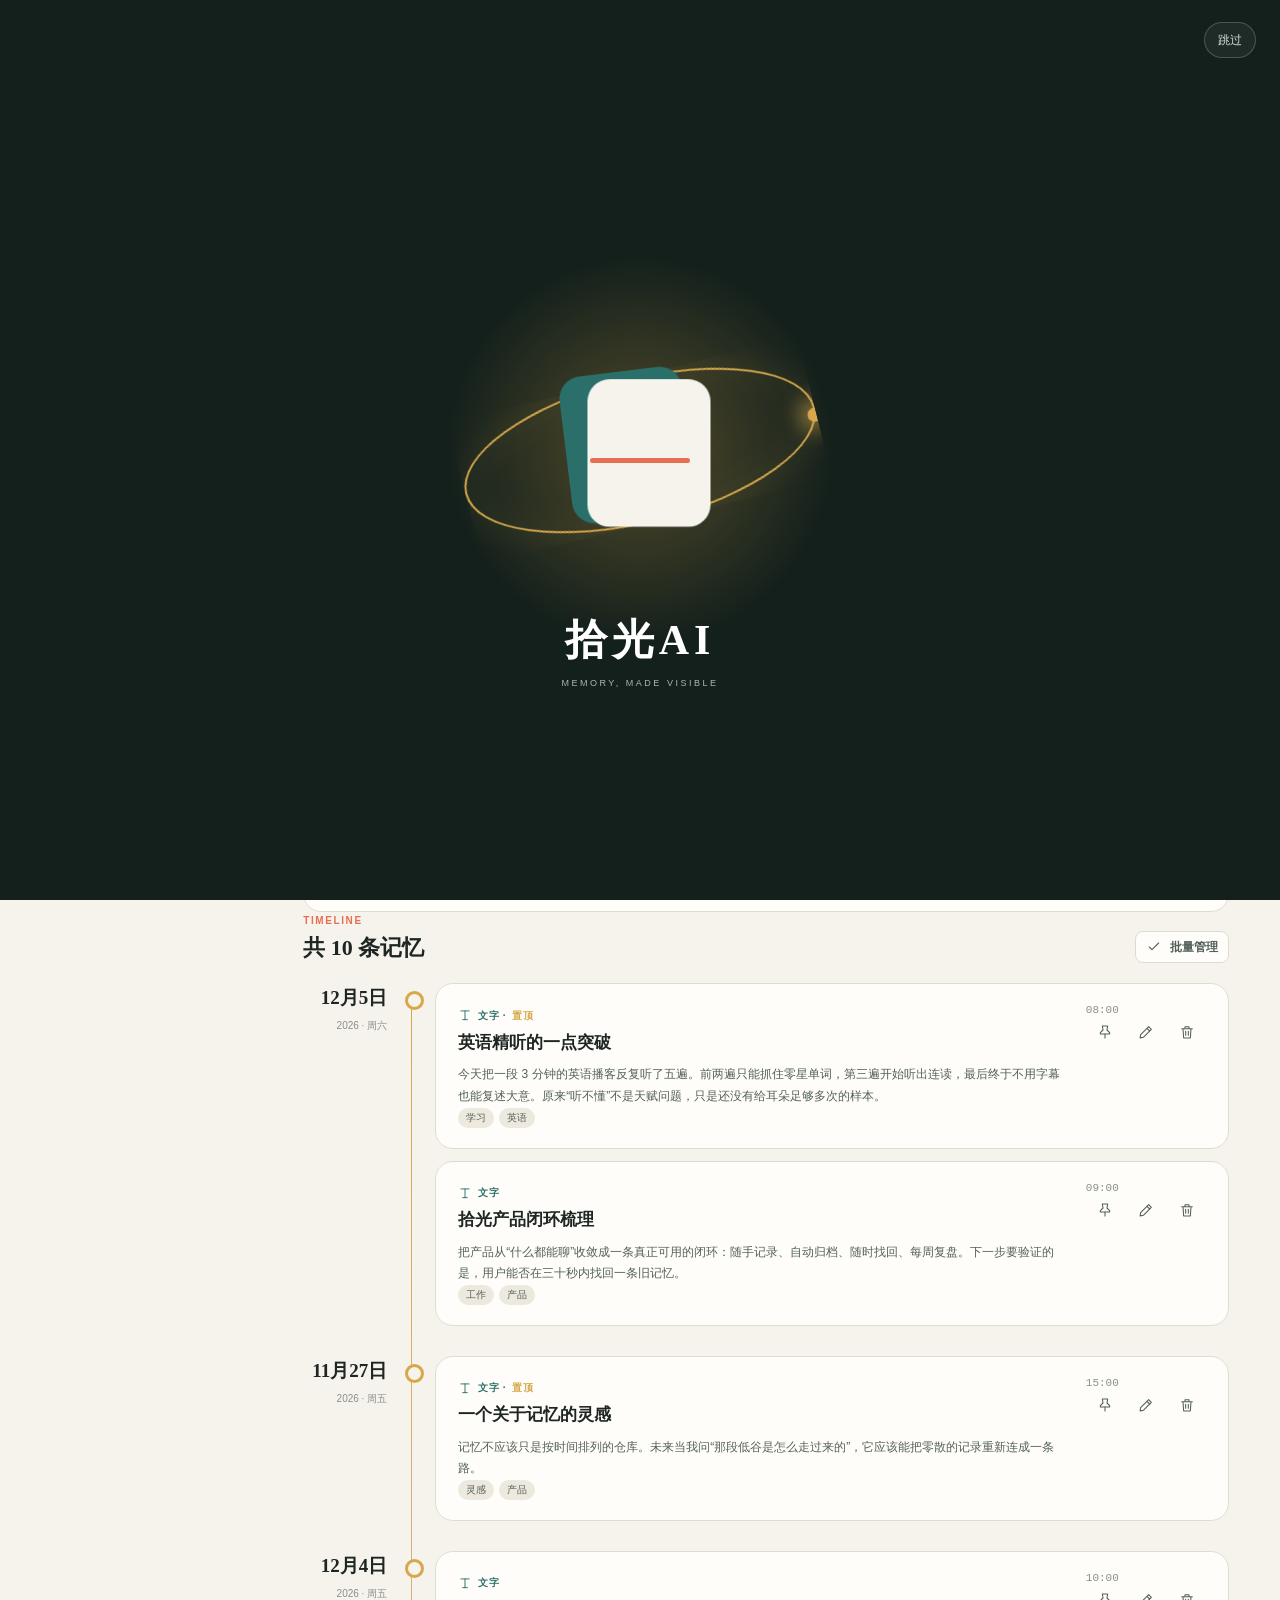
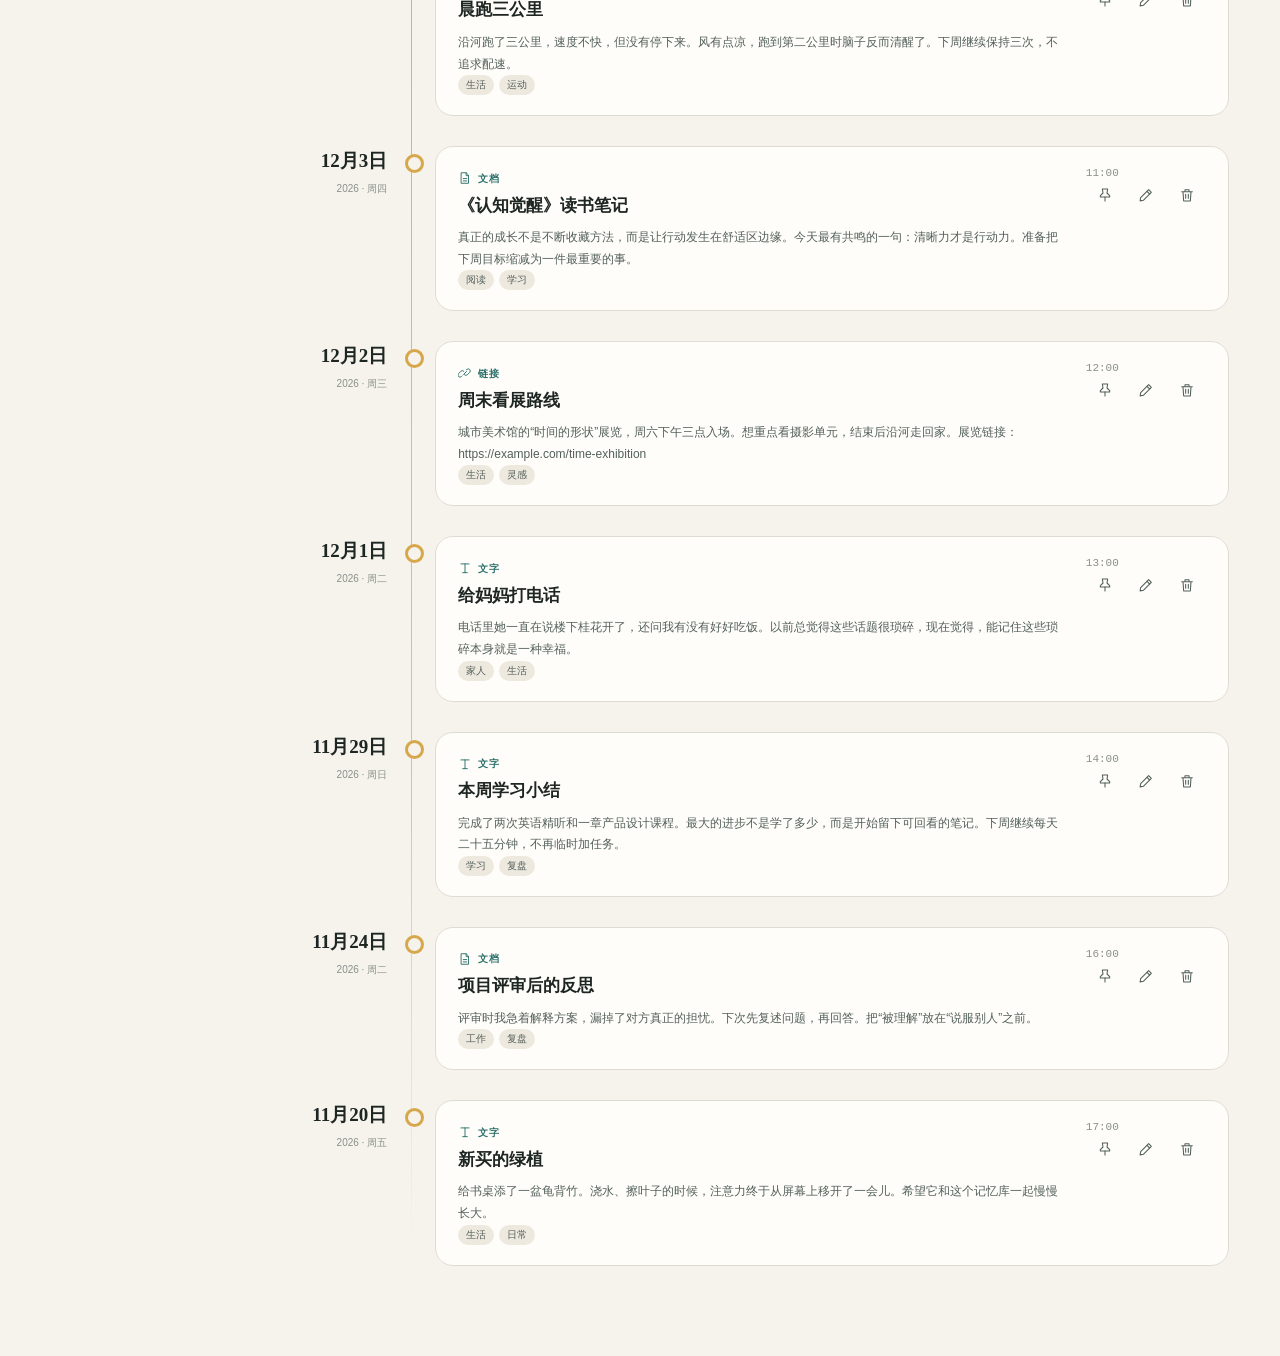
<file: history.html>
<!DOCTYPE html>
<html lang="zh-CN">
<head>
  <meta charset="UTF-8">
  <meta name="viewport" content="width=device-width, initial-scale=1.0">
  <title>拾光AI · 时光轴</title>
  <meta name="theme-color" content="#1e2623">
  <meta name="mobile-web-app-capable" content="yes">
  <meta name="apple-mobile-web-app-capable" content="yes">
  <meta name="apple-mobile-web-app-status-bar-style" content="default">
  <meta name="apple-mobile-web-app-title" content="拾光AI">
  <link rel="manifest" href="manifest.webmanifest">
  <link rel="icon" type="image/png" href="icons/icon-192.png">
  <link rel="apple-touch-icon" href="icons/apple-touch-icon.png">
  <link rel="stylesheet" href="styles.css?v=25">
</head>
<body>
  <div id="app"></div>

  <script src="mock.js?v=25"></script>
  <script src="api.js?v=20"></script>
  <script src="components.js?v=31"></script>
  <script>
    (function () {
      const app = document.getElementById('app');
      const params = new URLSearchParams(location.search);
      const state = { query: params.get('query') || '', type: params.get('type') || '', tag: params.get('tag') || '', pinned: false, day: null };
      let selecting = false;
      const selected = new Set();
      const startToday = new Date(); startToday.setHours(0, 0, 0, 0);
      let cal = { year: startToday.getFullYear(), month: startToday.getMonth() };
      const dateParam = params.get('date');
      if (dateParam && /^\d{4}-\d{2}-\d{2}$/.test(dateParam)) {
        const picked = new Date(`${dateParam}T00:00:00`);
        if (!Number.isNaN(picked.getTime())) {
          state.day = picked.getTime();
          cal = { year: picked.getFullYear(), month: picked.getMonth() };
        }
      }
      const debounce = (fn, ms) => { let timer; return (...args) => { clearTimeout(timer); timer = setTimeout(() => fn(...args), ms); }; };

      function filtered() {
        const range = {};
        if (state.day) {
          const dayStart = new Date(state.day); dayStart.setHours(0, 0, 0, 0);
          range.from = dayStart.getTime();
          range.to = range.from + 86400000 - 1;
        }
        return MemoryStore.listRecords({
          query: state.query, type: state.type, tag: state.tag,
          pinned: state.pinned || undefined, ...range
        });
      }

      function render() {
        selecting = false; selected.clear();
        const tags = MemoryStore.tags().slice(0, 8);
        app.innerHTML = `
          ${renderSidebar('history')}
          <main class="app-main">
            ${renderPageHeader({
              title: '时光轴', subtitle: '所有记忆，按发生的时间排列',
              actions: `
                <button class="btn btn-secondary" id="export-center">${getIcon('download', 16)}<span class="optional"> 导出</span></button>
                <button class="btn btn-primary" data-action="new-record">${getIcon('plus', 16)} 记一笔</button>`
            })}
            <div class="page-content narrow">
              <div class="toolbar">
                <div class="search-box" role="search">${getIcon('search', 16)}<input class="input" id="search-input" type="search" aria-label="搜索记忆" placeholder="搜索标题、正文或标签…" value="${SG.esc(state.query)}" autocomplete="off"><div class="search-history" id="search-history" hidden></div></div>
                <div class="filter-pills" id="type-pills">
                  <button class="pill ${state.type ? '' : 'active'}" data-type="">全部</button>
                  ${Object.entries(SG.typeMap).map(([key, value]) => `<button class="pill ${state.type === key ? 'active' : ''}" data-type="${key}">${value[0]}</button>`).join('')}
                  <button class="pill ${state.pinned ? 'active' : ''}" data-type="__pin">${getIcon('pin', 13)} 置顶</button>
                </div>
              </div>
              ${tags.length ? `<div class="filter-pills" id="tag-pills" style="margin:-12px 0 24px">
                <span class="muted small" style="align-self:center">常用标签：</span>
                <button class="pill ${state.tag ? '' : 'active'}" data-tag="">不限</button>
                ${tags.map(tag => `<button class="pill ${state.tag === tag.name ? 'active' : ''}" data-tag="${SG.esc(tag.name)}">${SG.esc(tag.name)} · ${tag.count}</button>`).join('')}
              </div>` : ''}
              <div id="capsules-root"></div>
              <div id="calendar-root"></div>
              <div id="timeline-root"></div>
            </div>
          </main>`;

        const input = document.getElementById('search-input');
        input.addEventListener('input', debounce(event => { state.query = event.target.value; renderList(); }, 200));
        input.addEventListener('focus', () => paintHistory(true));
        input.addEventListener('keydown', event => {
          if (event.key === 'Enter') {
            const value = input.value.trim();
            if (!value) return;
            state.query = value; SG.rememberSearch(value); paintHistory(false); renderList();
          } else if (event.key === 'Escape') { paintHistory(false); input.blur(); }
        });
        input.addEventListener('blur', () => setTimeout(() => paintHistory(false), 120));
        const historyBox = document.getElementById('search-history');
        historyBox.addEventListener('mousedown', event => event.preventDefault());
        historyBox.addEventListener('click', event => {
          const btn = event.target.closest('[data-history]'); if (!btn) return;
          const value = btn.dataset.history;
          if (value === '__clear') { SG.clearSearchHistory(); paintHistory(true); return; }
          state.query = value; input.value = value; SG.rememberSearch(value);
          paintHistory(false); renderList();
        });
        paintHistory(false);
        document.getElementById('type-pills').addEventListener('click', event => {
          const btn = event.target.closest('[data-type]'); if (!btn) return;
          if (btn.dataset.type === '__pin') state.pinned = !state.pinned;
          else state.type = btn.dataset.type;
          render();
        });
        document.getElementById('tag-pills')?.addEventListener('click', event => {
          const btn = event.target.closest('[data-tag]'); if (!btn) return;
          state.tag = btn.dataset.tag; render();
        });
        document.getElementById('export-center').onclick = () => {
          if (typeof window.openExportCenter !== 'function') { showToast('页面资源正在更新，请刷新后重试。', 'info'); return; }
          openExportCenter();
        };
        renderCalendar();
        renderList();
        renderCapsules();
        if (window.location.hash === '#capsules') {
          const target = document.getElementById('capsules');
          if (target) setTimeout(() => target.scrollIntoView({ behavior: 'smooth', block: 'start' }), 120);
        }
      }

      function renderCapsules() {
        const root = document.getElementById('capsules-root');
        if (!root) return;
        const capsules = MemoryStore.capsules();
        if (!capsules.length) { root.innerHTML = ''; return; }
        root.innerHTML = `<section class="capsule-section" id="capsules">
          <div class="section-head">
            <div><div class="section-kicker">TIME CAPSULES</div><h2 class="section-title">沉睡的时间胶囊</h2></div>
            <span class="section-note">${capsules.length} 枚封存中，到期自动开启</span>
          </div>
          <div class="capsule-grid">${capsules.map(item => {
            const days = Math.max(1, Math.ceil((Number(item.unlockAt) - Date.now()) / 86400000));
            const unlock = new Date(Number(item.unlockAt));
            return `<button class="capsule-card" data-capsule="${item.id}" aria-label="查看时间胶囊：${SG.esc(item.title)}">
              <span class="capsule-lock">${getIcon('lock', 18)}</span>
              <span class="capsule-title">${SG.esc(item.title)}</span>
              <span class="capsule-days"><strong>${days}</strong> 天后开启</span>
              <span class="capsule-meta">${unlock.getFullYear()} 年 ${unlock.getMonth() + 1} 月 ${unlock.getDate()} 日</span>
            </button>`;
          }).join('')}</div>
        </section>`;
        root.querySelectorAll('[data-capsule]').forEach(card => card.onclick = () => openCapsule(card.dataset.capsule));
      }

      function renderCalendar() {
        const root = document.getElementById('calendar-root');
        if (!root) return;
        const data = MemoryStore.monthCounts(cal.year, cal.month);
        const today = new Date();
        const isCurrent = cal.year === today.getFullYear() && cal.month === today.getMonth();
        const level = count => count === 0 ? 0 : count >= 5 ? 4 : count >= 3 ? 3 : count === 2 ? 2 : 1;
        const blanks = Array.from({ length: data.firstWeekday }, () => '<span class="calendar-cell blank"></span>').join('');
        const cells = Array.from({ length: data.daysInMonth }, (_, index) => {
          const day = index + 1;
          const date = new Date(cal.year, cal.month, day);
          const count = data.counts[day] || 0;
          const isToday = date.toDateString() === today.toDateString();
          const isActive = Boolean(state.day) && new Date(state.day).toDateString() === date.toDateString();
          const isFuture = date.getTime() > startToday.getTime();
          return `<button class="calendar-cell lv${level(count)} ${isToday ? 'today' : ''} ${isActive ? 'active' : ''} ${isFuture ? 'future' : ''}" data-day="${day}" title="${cal.month + 1} 月 ${day} 日 · ${count} 条记忆" ${isFuture ? 'disabled' : ''}><span class="calendar-num">${day}</span></button>`;
        }).join('');
        root.innerHTML = `<section class="card calendar-section">
          <div class="calendar-head">
            <div><div class="section-kicker">MEMORY CALENDAR</div><h2 class="section-title">时光日历</h2></div>
            <div class="row wrap">
              <span class="calendar-total">本月 ${data.total} 条</span>
              <div class="row calendar-nav">
                <button class="btn btn-ghost btn-icon btn-sm" data-cal="prev" aria-label="上个月">${getIcon('left', 15)}</button>
                <strong class="calendar-month">${cal.year} 年 ${cal.month + 1} 月</strong>
                <button class="btn btn-ghost btn-icon btn-sm" data-cal="next" aria-label="下个月" ${isCurrent ? 'disabled' : ''}>${getIcon('right', 15)}</button>
              </div>
              ${isCurrent ? '' : `<button class="btn btn-secondary btn-sm" data-cal="today">${getIcon('refresh', 13)} 回到本月</button>`}
            </div>
          </div>
          <div class="calendar-weekdays">${['一', '二', '三', '四', '五', '六', '日'].map(day => `<span>${day}</span>`).join('')}</div>
          <div class="calendar-grid">${blanks}${cells}</div>
          <div class="calendar-legend">
            <span class="muted small">记录密度</span>
            <span class="legend-cell lv0"></span><span class="legend-cell lv1"></span><span class="legend-cell lv2"></span><span class="legend-cell lv3"></span><span class="legend-cell lv4"></span>
            <span class="muted small">少 → 多</span>
            ${state.day ? `<button class="btn btn-ghost btn-sm" id="clear-day">${getIcon('x', 13)} 清除日期筛选</button>` : ''}
          </div>
        </section>`;
        root.querySelectorAll('[data-cal]').forEach(btn => {
          btn.onclick = () => {
            const action = btn.dataset.cal;
            if (action === 'today') cal = { year: today.getFullYear(), month: today.getMonth() };
            else {
              const cursor = new Date(cal.year, cal.month + (action === 'prev' ? -1 : 1), 1);
              cal = { year: cursor.getFullYear(), month: cursor.getMonth() };
            }
            renderCalendar();
          };
        });
        root.querySelectorAll('[data-day]').forEach(btn => {
          btn.onclick = () => {
            if (btn.classList.contains('lv0') && !btn.classList.contains('active')) {
              showToast(`${cal.month + 1} 月 ${btn.dataset.day} 日还没有留下记忆`, 'info');
              return;
            }
            const stamp = new Date(cal.year, cal.month, Number(btn.dataset.day)).getTime();
            const sameDay = state.day && new Date(state.day).toDateString() === new Date(stamp).toDateString();
            state.day = sameDay ? null : stamp;
            renderCalendar(); renderList();
          };
        });
        root.querySelector('#clear-day')?.addEventListener('click', () => { state.day = null; renderCalendar(); renderList(); });
      }

      function paintHistory(open) {
        const box = document.getElementById('search-history');
        if (!box) return;
        const list = SG.searchHistoryList();
        if (!list.length) { box.hidden = true; return; }
        box.innerHTML = `<div class="search-history-head"><span>最近搜索</span><button class="btn btn-ghost btn-sm" data-history="__clear">清空</button></div>
          ${list.map(item => `<button class="search-history-item" data-history="${SG.esc(item)}">${getIcon('clock', 13)}<span>${SG.esc(item)}</span></button>`).join('')}`;
        box.hidden = !open;
      }

      function relevance(record) {
        const query = state.query.trim().toLowerCase();
        if (!query) return 0;
        const title = record.title.toLowerCase();
        const tags = record.tags.join(' ').toLowerCase();
        const content = (record.content || '').toLowerCase();
        let score = 0;
        if (title === query) score += 12;
        else if (title.startsWith(query)) score += 8;
        else if (title.includes(query)) score += 6;
        if (record.tags.some(tag => tag.toLowerCase() === query)) score += 5;
        else if (tags.includes(query)) score += 3;
        if (content.includes(query)) score += 2;
        return score;
      }

      function sortedRecords() {
        const query = state.query.trim();
        return filtered().slice().sort((a, b) =>
          (query ? relevance(b) - relevance(a) : 0) ||
          Number(b.pinned) - Number(a.pinned) ||
          b.occurredAt - a.occurredAt);
      }

      function suggestKeywords(limit = 6) {
        const seen = new Set([state.query.trim().toLowerCase()]);
        return [...SG.searchHistoryList(), ...MemoryStore.tags().map(tag => tag.name)]
          .filter(word => {
            if (!word || seen.has(word.toLowerCase())) return false;
            seen.add(word.toLowerCase()); return true;
          }).slice(0, limit);
      }

      function renderList() {
        const root = document.getElementById('timeline-root');
        if (!root) return;
        const query = state.query.trim();
        const records = sortedRecords();
        const suggestions = suggestKeywords();
        if (!records.length) { selecting = false; selected.clear(); }
        root.innerHTML = records.length ? `
          <div class="section-head" style="margin-bottom:20px">
            <div><div class="section-kicker">${query ? 'SEARCH RESULTS' : 'TIMELINE'}</div><h2 class="section-title">${query ? `找到 ${records.length} 条相关记忆` : `共 ${records.length} 条记忆`}</h2></div>
            <div class="row wrap">
              ${query ? `<span class="muted small">按相关度排序</span>` : ''}
              ${state.day ? `<button class="btn btn-ghost btn-sm" id="clear-day-inline">${getIcon('x', 13)} ${SG.formatDate(state.day)}</button>` : ''}
              <button class="btn btn-secondary btn-sm" id="toggle-select">${getIcon('check', 13)} ${selecting ? '退出批量' : '批量管理'}</button>
            </div>
          </div>
          ${query ? `<div class="search-results">${records.map(item => recordItem(item, true)).join('')}</div>` : `<div class="timeline">${buildTimeline(records)}</div>`}` :
          renderEmptyState({
            icon: 'search',
            title: query ? `没有找到「${query}」` : '没有匹配的记忆',
            description: state.day ? '这一天还没有留下记忆，换个日期或清除筛选再试。' : query ? '换个关键词，或从下面的常用词里找找。' : '换个关键词，或清除筛选条件再试一次。',
            action: `${suggestions.length ? `<div class="suggestion-block"><span class="muted small">${query ? '试试这些关键词' : '试试这些标签'}</span><div class="suggestion-chips">${suggestions.map(word => `<button class="suggestion-chip" data-suggest="${SG.esc(word)}">${SG.esc(word)}</button>`).join('')}</div></div>` : ''}<button class="btn btn-secondary" id="clear-filters">${getIcon('refresh', 15)} 清除全部筛选</button>`
          });
        root.querySelectorAll('[data-suggest]').forEach(btn => {
          btn.addEventListener('click', () => {
            state.query = btn.dataset.suggest; SG.rememberSearch(state.query); render();
          });
        });
        root.querySelector('#clear-filters')?.addEventListener('click', () => {
          state.query = ''; state.type = ''; state.tag = ''; state.pinned = false; state.day = null; render();
        });
        root.querySelector('#clear-day-inline')?.addEventListener('click', () => {
          state.day = null; renderCalendar(); renderList();
        });
        root.querySelector('#toggle-select')?.addEventListener('click', () => {
          selecting = !selecting; selected.clear(); renderList();
        });
        paintBatchBar(records);
      }

      // 批量栏挂到 body：页面内容存在 transform 动画，fixed 元素若放在内部会以内容块为包含块。
      function paintBatchBar(records) {
        document.querySelector('.batch-bar')?.remove();
        if (!selecting) return;
        const bar = document.createElement('div');
        bar.className = 'batch-bar';
        bar.setAttribute('role', 'region');
        bar.setAttribute('aria-label', '批量操作');
        bar.innerHTML = `<span class="batch-count">已选 <strong>${selected.size}</strong> 条</span>
          <button class="btn btn-ghost btn-sm" id="batch-select-all">${selected.size >= records.length ? '取消全选' : '全选'}</button>
          <span class="batch-sep" aria-hidden="true"></span>
          <button class="btn btn-secondary btn-sm" id="batch-pin">${getIcon('pin', 13)} 置顶</button>
          <button class="btn btn-secondary btn-sm" id="batch-unpin">取消置顶</button>
          <button class="btn btn-secondary btn-sm" id="batch-tag">${getIcon('tag', 13)} 加标签</button>
          <button class="btn btn-danger btn-sm" id="batch-delete">${getIcon('trash', 13)} 删除</button>
          <button class="btn btn-ghost btn-sm" id="batch-cancel">${getIcon('x', 13)} 退出</button>`;
        document.body.appendChild(bar);
        bar.querySelector('#batch-select-all').onclick = () => {
          const ids = records.map(item => item.id);
          if (selected.size >= ids.length) selected.clear();
          else ids.forEach(id => selected.add(id));
          paintSelection();
        };
        bar.querySelector('#batch-pin').onclick = () => batchPin(true);
        bar.querySelector('#batch-unpin').onclick = () => batchPin(false);
        bar.querySelector('#batch-tag').onclick = openBatchTag;
        bar.querySelector('#batch-delete').onclick = batchDelete;
        bar.querySelector('#batch-cancel').onclick = () => { selecting = false; selected.clear(); renderList(); };
      }

      function selectedIds() {
        return [...selected].filter(id => MemoryStore.getRecord(id));
      }

      function paintSelection() {
        const cards = document.querySelectorAll('.timeline-item[data-record-id]');
        cards.forEach(card => {
          const on = selected.has(card.dataset.recordId);
          card.classList.toggle('selected', on);
          card.setAttribute('aria-pressed', String(on));
          const check = card.querySelector('.select-check');
          if (check) { check.classList.toggle('on', on); check.innerHTML = on ? getIcon('check', 13) : ''; }
        });
        const count = document.querySelector('.batch-count strong');
        if (count) count.textContent = selected.size;
        const allBtn = document.getElementById('batch-select-all');
        if (allBtn) allBtn.textContent = cards.length && selected.size >= cards.length ? '取消全选' : '全选';
      }

      window.toggleRecordSelect = (id, event) => {
        if (event) event.stopPropagation();
        if (selected.has(id)) selected.delete(id);
        else selected.add(id);
        paintSelection();
      };

      function batchPin(pinned) {
        const ids = selectedIds();
        if (!ids.length) { showToast('先选择至少一条记忆。', 'info'); return; }
        const count = MemoryStore.batchUpdate(ids, { pinned });
        showToast(pinned ? `已置顶 ${count} 条记忆` : `已取消 ${count} 条置顶`, 'success');
      }

      function batchDelete() {
        const ids = selectedIds();
        if (!ids.length) { showToast('先选择至少一条记忆。', 'info'); return; }
        showConfirm({
          title: `删除 ${ids.length} 条记忆？`,
          message: '它们会被移到回收站，30 天内可以恢复。',
          confirmText: '移到回收站',
          onConfirm: () => {
            selecting = false; selected.clear();
            const removed = MemoryStore.batchDelete(ids);
            showToast(`已删除 ${removed.length} 条记忆`, 'success', 5200, {
              label: '撤销',
              onClick: () => {
                removed.forEach(record => MemoryStore.restoreRecord(record.id));
                showToast('已恢复所选记忆', 'success');
              }
            });
          }
        });
      }

      function openBatchTag() {
        const ids = selectedIds();
        if (!ids.length) { showToast('先选择至少一条记忆。', 'info'); return; }
        const tags = MemoryStore.tags().slice(0, 12);
        const overlay = document.createElement('div');
        overlay.className = 'modal-overlay';
        overlay.innerHTML = `<div class="modal modal-sm" role="dialog" aria-modal="true"><div class="modal-header"><h3 class="modal-title">为 ${ids.length} 条记忆加标签</h3><button class="btn btn-ghost btn-icon" data-close>${getIcon('x')}</button></div><div class="modal-body">${tags.length ? `<div class="tag-picker">${tags.map(tag => `<button class="pill" data-pick-tag="${SG.esc(tag.name)}">${SG.esc(tag.name)}</button>`).join('')}</div>` : ''}<input class="input" id="batch-tag-input" maxlength="12" placeholder="输入新标签，或点选上方已有标签" aria-label="标签名称"><p class="field-hint">标签会追加到所选记忆，每条最多保留 8 个。</p></div><div class="modal-footer"><button class="btn btn-secondary" data-close>取消</button><button class="btn btn-primary" id="batch-tag-confirm">添加标签</button></div></div>`;
        document.body.appendChild(overlay);
        const input = overlay.querySelector('#batch-tag-input');
        const close = () => overlay.remove();
        overlay.querySelectorAll('[data-close]').forEach(btn => btn.onclick = close);
        overlay.addEventListener('click', event => { if (event.target === overlay) close(); });
        overlay.querySelectorAll('[data-pick-tag]').forEach(btn => btn.onclick = () => { input.value = btn.dataset.pickTag; input.focus(); });
        const apply = () => {
          const value = input.value.trim();
          if (!value) { input.focus(); showToast('请选择或输入一个标签。', 'error'); return; }
          const count = MemoryStore.batchAddTag(ids, value);
          close();
          showToast(count ? `已为 ${count} 条记忆加上「${value}」` : `所选记忆都已带有「${value}」`, count ? 'success' : 'info');
        };
        overlay.querySelector('#batch-tag-confirm').onclick = apply;
        input.addEventListener('keydown', event => { if (event.key === 'Enter') { event.preventDefault(); apply(); } });
        input.focus();
      }

      function recordItem(item, withDate) {
        const [typeName, icon] = SG.typeMap[item.type] || SG.typeMap.text;
        const excerpt = item.content || item.attachments.map(file => file.name).join('、') || '暂无文字描述';
        const isSelected = selected.has(item.id);
        const clickAttrs = selecting
          ? `aria-pressed="${isSelected}" onclick="toggleRecordSelect('${item.id}', event)"`
          : `onclick="openRecordDetail('${item.id}')"`;
        return `<article class="card timeline-item ${selecting ? 'selectable' : ''} ${isSelected ? 'selected' : ''}" data-record-id="${item.id}" tabindex="0" data-clickable aria-label="${selecting ? '选择记忆：' : '打开记忆：'}${SG.esc(item.title)}" ${clickAttrs}>
          ${selecting ? `<span class="select-check ${isSelected ? 'on' : ''}" aria-hidden="true">${isSelected ? getIcon('check', 13) : ''}</span>` : ''}
          <div style="min-width:0">
            <span class="memory-type">${getIcon(icon, 14)} ${typeName}${item.pinned ? ' · <span class="pin-mark">置顶</span>' : ''}${withDate ? `<span class="result-date">${SG.formatDate(item.occurredAt, false)}</span>` : ''}</span>
            <h3 class="memory-title">${SG.highlight(item.title, state.query)}</h3>
            <p class="memory-excerpt">${SG.highlight(excerpt, state.query)}</p>
            <div class="memory-tags">${item.tags.slice(0, 4).map(tag => `<span class="tag">${SG.highlight(tag, state.query)}</span>`).join('')}</div>
          </div>
          <div>
            <div class="timeline-time">${SG.formatTime(item.occurredAt)}</div>
            ${selecting ? '' : `<div class="timeline-actions">
              <button class="btn btn-ghost btn-sm" title="置顶" onclick="pinRecord('${item.id}', event)">${getIcon('pin', 15)}</button>
              <button class="btn btn-ghost btn-sm" title="编辑" onclick="editRecord('${item.id}', event)">${getIcon('edit', 15)}</button>
              <button class="btn btn-ghost btn-sm" title="删除" onclick="removeRecord('${item.id}', event)">${getIcon('trash', 15)}</button>
            </div>`}
          </div>
        </article>`;
      }

      function buildTimeline(records) {
        const groups = [];
        const byDay = new Map();
        records.forEach(record => {
          const key = new Date(record.occurredAt).toDateString();
          if (!byDay.has(key)) { byDay.set(key, []); groups.push(key); }
          byDay.get(key).push(record);
        });
        return groups.map(key => {
          const date = new Date(key);
          const items = byDay.get(key);
          return `<div class="timeline-day">
            <div class="timeline-date"><strong>${date.getMonth() + 1}月${date.getDate()}日</strong><span>${date.getFullYear()} · 周${'日一二三四五六'[date.getDay()]}</span></div>
            <div class="timeline-items">${items.map(item => recordItem(item, false)).join('')}</div>
          </div>`;
        }).join('');
      }

      window.pinRecord = (id, event) => { event.stopPropagation(); MemoryStore.togglePin(id); };
      window.editRecord = (id, event) => { event.stopPropagation(); openRecordEditor(id); };
      window.removeRecord = (id, event) => {
        event.stopPropagation();
        const record = MemoryStore.getRecord(id);
        MemoryStore.deleteRecord(id);
        showToast(`「${record ? record.title : '这条记忆'}」已移到回收站`, 'success', 5200, {
          label: '撤销',
          onClick: () => { MemoryStore.restoreRecord(id); showToast('已恢复这条记忆', 'success'); }
        });
      };

      window.addEventListener('shiguang:change', () => { renderCalendar(); renderList(); renderCapsules(); });
      document.addEventListener('keydown', event => {
        if (event.key !== 'Escape' || !selecting) return;
        if (document.querySelector('.modal-overlay')) return;
        selecting = false; selected.clear(); renderList();
      });
      render();
    })();
  </script>
</body>
</html>
</file>
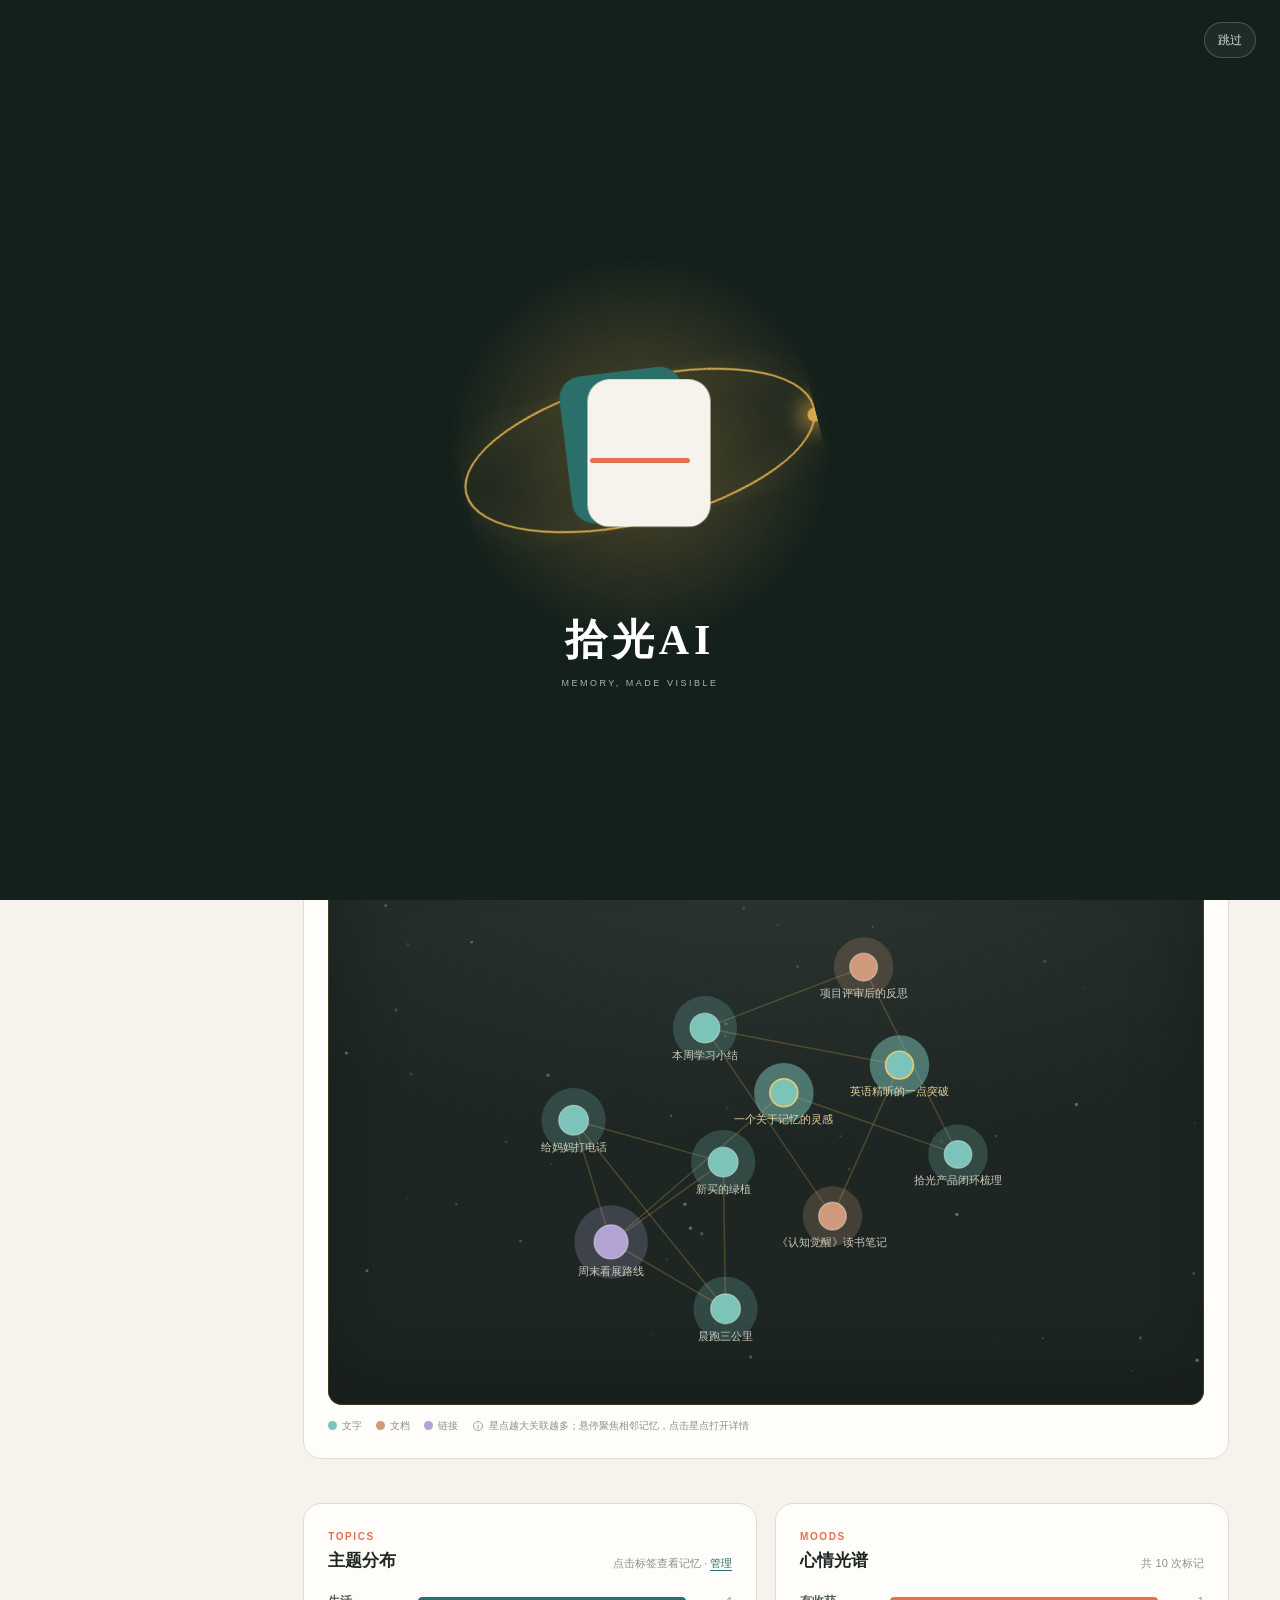
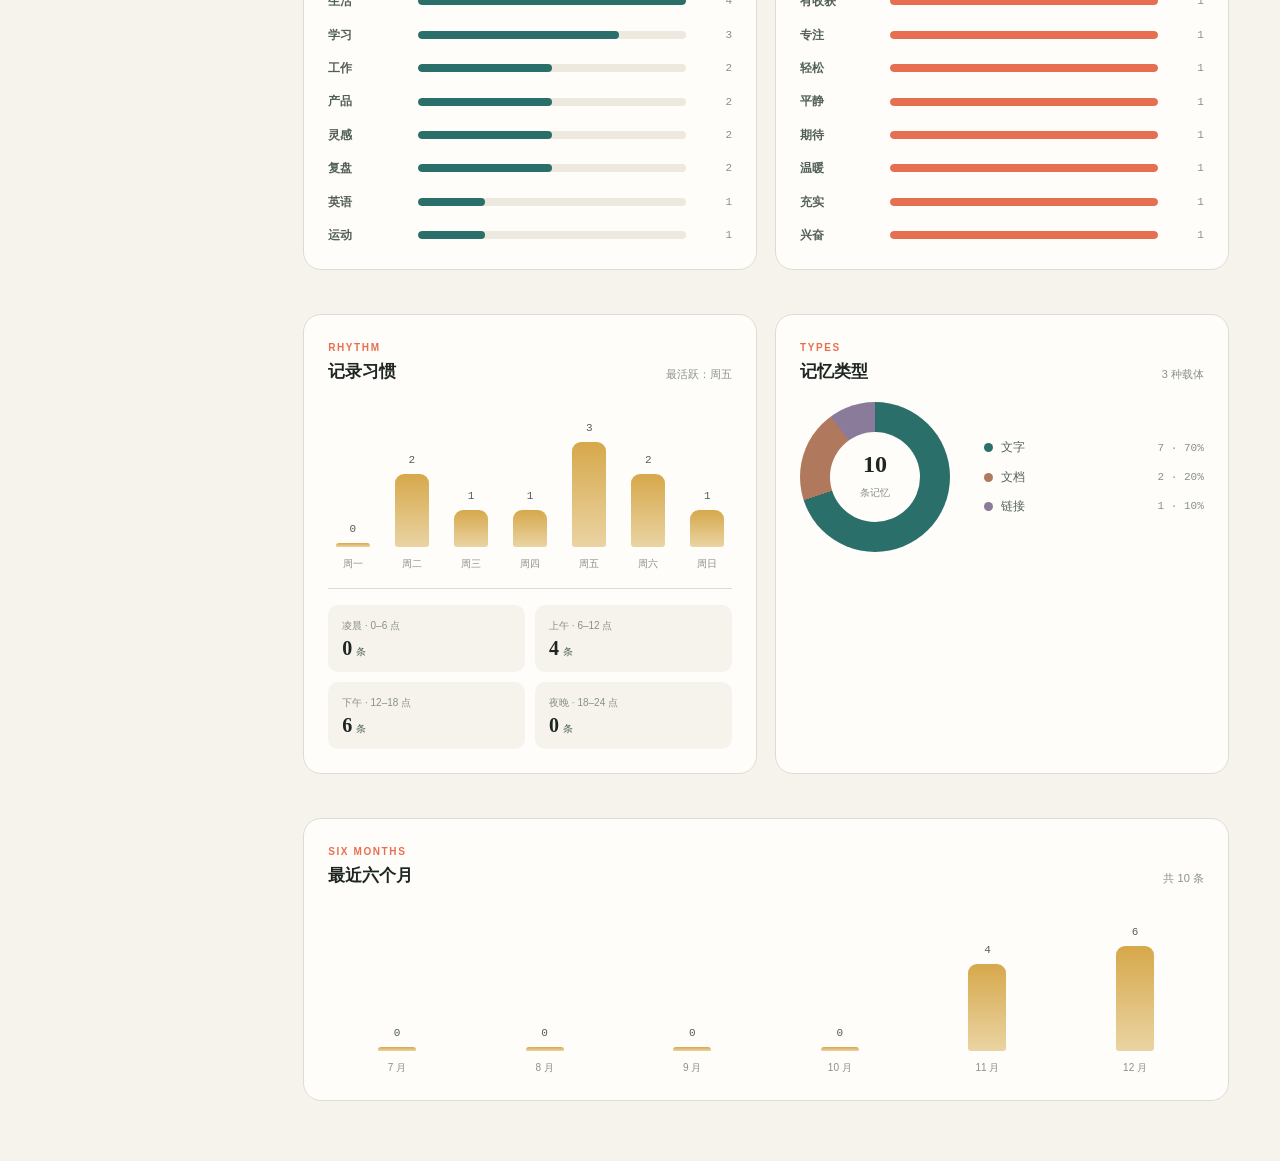
<file: insights.html>
<!DOCTYPE html>
<html lang="zh-CN">
<head>
  <meta charset="UTF-8">
  <meta name="viewport" content="width=device-width, initial-scale=1.0">
  <title>拾光AI · 主题洞察</title>
  <meta name="theme-color" content="#1e2623">
  <meta name="mobile-web-app-capable" content="yes">
  <meta name="apple-mobile-web-app-capable" content="yes">
  <meta name="apple-mobile-web-app-status-bar-style" content="default">
  <meta name="apple-mobile-web-app-title" content="拾光AI">
  <link rel="manifest" href="manifest.webmanifest">
  <link rel="icon" type="image/png" href="icons/icon-192.png">
  <link rel="apple-touch-icon" href="icons/apple-touch-icon.png">
  <link rel="stylesheet" href="styles.css?v=25">
</head>
<body>
  <div id="app"></div>

  <script src="mock.js?v=25"></script>
  <script src="api.js?v=20"></script>
  <script src="components.js?v=31"></script>
  <script>
    (function () {
      const app = document.getElementById('app');
      const TYPE_COLORS = { text: '#2a6f6a', image: '#e76f51', audio: '#d6a84b', video: '#8a9a5b', link: '#8a7b9b', document: '#b0795e' };
      const STAR_COLORS = { text: '#7cc4ba', image: '#f0946f', audio: '#e3c27a', video: '#a9bd77', link: '#b3a3d4', document: '#cf9a7c' };
      const WEEKDAYS = ['一', '二', '三', '四', '五', '六', '日'];
      let graphTag = '';

      function layoutGraph(nodes, links) {
        const W = 820; const H = 500;
        const center = { x: W / 2, y: H / 2 };
        nodes.forEach((node, index) => {
          const angle = (index / Math.max(1, nodes.length)) * Math.PI * 2;
          const radius = 120 + (index % 3) * 42;
          node.x = center.x + Math.cos(angle) * radius;
          node.y = center.y + Math.sin(angle) * radius;
        });
        const byId = new Map(nodes.map(node => [node.id, node]));
        for (let step = 0; step < 320; step += 1) {
          for (let i = 0; i < nodes.length; i += 1) {
            for (let j = i + 1; j < nodes.length; j += 1) {
              const a = nodes[i]; const b = nodes[j];
              let dx = b.x - a.x; let dy = b.y - a.y;
              const dist = Math.hypot(dx, dy) || 1;
              const force = 2800 / (dist * dist);
              dx /= dist; dy /= dist;
              a.x -= dx * force; a.y -= dy * force;
              b.x += dx * force; b.y += dy * force;
            }
          }
          links.forEach(link => {
            const a = byId.get(link.source); const b = byId.get(link.target);
            if (!a || !b) return;
            const dx = b.x - a.x; const dy = b.y - a.y;
            const dist = Math.hypot(dx, dy) || 1;
            const force = (dist - 110) * 0.012 * Math.min(2.2, 0.7 + link.weight * 0.35);
            a.x += dx / dist * force; a.y += dy / dist * force;
            b.x -= dx / dist * force; b.y -= dy / dist * force;
          });
          nodes.forEach(node => {
            node.x += (center.x - node.x) * 0.006;
            node.y += (center.y - node.y) * 0.008;
            node.x = Math.max(80, Math.min(W - 80, node.x));
            node.y = Math.max(56, Math.min(H - 56, node.y));
          });
        }
        const xs = nodes.map(node => node.x); const ys = nodes.map(node => node.y);
        const spanX = Math.max(1, Math.max(...xs) - Math.min(...xs));
        const spanY = Math.max(1, Math.max(...ys) - Math.min(...ys));
        const scale = Math.min((W - 220) / spanX, (H - 180) / spanY, 1.8);
        const offsetX = (W - spanX * scale) / 2 - Math.min(...xs) * scale;
        const offsetY = (H - spanY * scale) / 2 - Math.min(...ys) * scale;
        nodes.forEach(node => { node.x = node.x * scale + offsetX; node.y = node.y * scale + offsetY; });
        return { W, H };
      }

      function starDust(count, W, H) {
        let seed = 20261124;
        const rand = () => { seed = (seed * 9301 + 49297) % 233280; return seed / 233280; };
        let dots = '';
        for (let index = 0; index < count; index += 1) {
          const x = (rand() * W).toFixed(1);
          const y = (rand() * H).toFixed(1);
          const r = (0.6 + rand() * 1.1).toFixed(2);
          const o = (0.08 + rand() * 0.3).toFixed(2);
          const duration = (2.8 + rand() * 4.4).toFixed(2);
          const delay = (rand() * 4).toFixed(2);
          dots += `<circle class="dust${rand() > 0.45 ? ' twinkle' : ''}" style="--o:${o};animation-duration:${duration}s;animation-delay:${delay}s" cx="${x}" cy="${y}" r="${r}" fill="#e8e2d0" opacity="${o}"></circle>`;
        }
        return dots;
      }

      function renderGraph() {
        const root = document.getElementById('graph-root');
        if (!root) return;
        let { nodes, links } = MemoryStore.graph();
        if (!nodes.length) {
          root.innerHTML = `<div class="graph-canvas"><svg class="graph-svg" viewBox="0 0 820 460" aria-hidden="true">${starDust(46, 820, 460)}</svg><div class="graph-empty">夜空在等第一颗星。<br>记下一件小事，让它亮起来。</div></div>`;
          return;
        }
        if (nodes.length > 26) {
          const keep = new Set(nodes.slice().sort((a, b) => b.occurredAt - a.occurredAt).slice(0, 26).map(node => node.id));
          nodes = nodes.filter(node => keep.has(node.id));
          links = links.filter(link => keep.has(link.source) && keep.has(link.target));
          const degree = {};
          links.forEach(link => { degree[link.source] = (degree[link.source] || 0) + 1; degree[link.target] = (degree[link.target] || 0) + 1; });
          nodes.forEach(node => { node.degree = degree[node.id] || 0; });
        }
        const { W, H } = layoutGraph(nodes, links);
        const byId = new Map(nodes.map(node => [node.id, node]));
        const maxDegree = Math.max(...nodes.map(node => node.degree), 1);
        const pinnedIds = new Set(MemoryStore.listRecords().filter(record => record.pinned).map(record => record.id));
        const neighbors = new Map(nodes.map(node => [node.id, new Set()]));
        links.forEach(link => {
          if (neighbors.has(link.source)) neighbors.get(link.source).add(link.target);
          if (neighbors.has(link.target)) neighbors.get(link.target).add(link.source);
        });
        const insightsData = MemoryStore.insights();
        const filters = `<div class="graph-filters"><button class="graph-chip ${graphTag ? '' : 'active'}" data-graph-tag="">全部</button>${insightsData.tags.slice(0, 6).map(tag => `<button class="graph-chip ${graphTag === tag.name ? 'active' : ''}" data-graph-tag="${SG.esc(tag.name)}">${SG.esc(tag.name)}</button>`).join('')}</div>`;
        const lines = links.map(link => {
          const a = byId.get(link.source); const b = byId.get(link.target);
          const dim = graphTag && !(a.tags.includes(graphTag) && b.tags.includes(graphTag));
          return `<line x1="${a.x.toFixed(1)}" y1="${a.y.toFixed(1)}" x2="${b.x.toFixed(1)}" y2="${b.y.toFixed(1)}" stroke-width="${Math.min(2.6, 0.7 + link.weight * 0.55).toFixed(2)}" data-line="${link.source}|${link.target}"${dim ? ' class="dim"' : ''}></line>`;
        }).join('');
        const nodeMarks = nodes.map(node => {
          const dim = graphTag && !node.tags.includes(graphTag);
          const pinned = pinnedIds.has(node.id);
          const radius = 9 + Math.round(node.degree / maxDegree * 7);
          const color = STAR_COLORS[node.type] || '#7cc4ba';
          const x = node.x.toFixed(1); const y = node.y.toFixed(1);
          return `<g class="graph-node${dim ? ' dim' : ''}${pinned ? ' star-pinned' : ''}" data-record="${node.id}" tabindex="0" role="button" aria-label="打开记忆：${SG.esc(node.title)}"><title>${SG.esc(node.title)} · ${SG.esc(node.tags.join('、')) || '未加标签'}${pinned ? ' · 置顶' : ''}</title><circle class="halo" cx="${x}" cy="${y}" r="${(radius * 2.15).toFixed(1)}" fill="${color}"></circle><circle class="core" cx="${x}" cy="${y}" r="${radius}" fill="${color}"></circle><text x="${x}" y="${(node.y + radius + 15).toFixed(1)}" text-anchor="middle">${SG.esc(node.title.slice(0, 12))}</text></g>`;
        }).join('');
        const legend = insightsData.types.map(item => `<span class="graph-legend-item"><span class="type-dot" style="background:${STAR_COLORS[item.name] || '#7cc4ba'}"></span>${SG.typeMap[item.name]?.[0] || item.name}</span>`).join('');
        root.innerHTML = `${filters}<div class="graph-canvas"><svg class="graph-svg" viewBox="0 0 ${W} ${H}" role="img" aria-label="记忆星图：每个星点是一条记忆，连线代表共同标签或相似内容">${starDust(46, W, H)}<g class="layer-lines">${lines}</g><g class="layer-nodes">${nodeMarks}</g></svg></div><div class="graph-legend">${legend}<span class="graph-legend-item">${getIcon('info', 12)} 星点越大关联越多；悬停聚焦相邻记忆，点击星点打开详情</span></div>`;
        const svg = root.querySelector('.graph-svg');
        root.querySelectorAll('[data-graph-tag]').forEach(btn => btn.onclick = () => {
          const value = btn.dataset.graphTag;
          graphTag = !value ? '' : (graphTag === value ? '' : value);
          renderGraph();
        });
        root.querySelectorAll('.graph-node').forEach(node => {
          const clearFocus = () => {
            svg.classList.remove('focus');
            root.querySelectorAll('.lit').forEach(el => el.classList.remove('lit'));
          };
          const applyFocus = () => {
            const id = node.dataset.record;
            const near = neighbors.get(id) || new Set();
            near.add(id);
            svg.classList.add('focus');
            root.querySelectorAll('.graph-node').forEach(el => { el.classList.toggle('lit', near.has(el.dataset.record)); });
            root.querySelectorAll('[data-line]').forEach(line => {
              const [source, target] = line.dataset.line.split('|');
              line.classList.toggle('lit', source === id || target === id);
            });
          };
          node.addEventListener('mouseenter', applyFocus);
          node.addEventListener('mouseleave', clearFocus);
          node.addEventListener('focus', applyFocus);
          node.addEventListener('blur', clearFocus);
          node.onclick = () => window.openRecordDetail(node.dataset.record);
          node.onkeydown = event => { if (event.key === 'Enter' || event.key === ' ') { event.preventDefault(); window.openRecordDetail(node.dataset.record); } };
        });
      }

      function donutGradient(types, total) {
        let cursor = 0;
        const stops = types.map(item => {
          const start = cursor / total * 360; cursor += item.count;
          const end = cursor / total * 360;
          return `${TYPE_COLORS[item.name] || '#c9c4b8'} ${start.toFixed(2)}deg ${end.toFixed(2)}deg`;
        });
        return `conic-gradient(${stops.join(', ')})`;
      }

      function dateKey(date) {
        return `${date.getFullYear()}-${String(date.getMonth() + 1).padStart(2, '0')}-${String(date.getDate()).padStart(2, '0')}`;
      }

      function heatmapStats() {
        const today = new Date(); today.setHours(0, 0, 0, 0);
        const monday = new Date(today); monday.setDate(today.getDate() - ((today.getDay() + 6) % 7));
        const start = new Date(monday); start.setDate(monday.getDate() - 77);
        const counts = new Map();
        MemoryStore.listRecords().forEach(record => {
          const date = new Date(record.occurredAt); date.setHours(0, 0, 0, 0);
          if (date < start || date > today) return;
          const key = dateKey(date);
          counts.set(key, (counts.get(key) || 0) + 1);
        });
        const weeks = [];
        for (let week = 0; week < 12; week += 1) {
          const days = [];
          for (let day = 0; day < 7; day += 1) {
            const date = new Date(start); date.setDate(start.getDate() + week * 7 + day);
            const key = dateKey(date);
            days.push({ date, key, count: counts.get(key) || 0, future: date > today });
          }
          weeks.push(days);
        }
        let maxStreak = 0; let running = 0;
        weeks.forEach(days => days.forEach(day => {
          if (day.future) return;
          if (day.count > 0) { running += 1; maxStreak = Math.max(maxStreak, running); }
          else running = 0;
        }));
        return { weeks, start, today, activeDays: counts.size, maxStreak };
      }

      function renderHeatmap() {
        const root = document.getElementById('heatmap-root');
        if (!root) return;
        const { weeks, start, today, activeDays, maxStreak } = heatmapStats();
        const level = count => count === 0 ? 0 : count >= 5 ? 4 : count >= 3 ? 3 : count === 2 ? 2 : 1;
        const label = date => `${date.getMonth() + 1} 月 ${date.getDate()} 日`;
        const months = [];
        weeks.forEach((days, index) => {
          const name = `${days[0].date.getMonth() + 1}月`;
          if (!months.length || months[months.length - 1].label !== name) months.push({ label: name, index });
        });
        const cells = weeks.map(days => days.map(day => {
          if (day.future) return '<span class="heatmap-cell future"></span>';
          if (day.count === 0) return `<span class="heatmap-cell lv0" title="${label(day.date)} · 还没有记录" aria-label="${label(day.date)}，还没有记录"></span>`;
          return `<a class="heatmap-cell lv${level(day.count)}" href="history.html?date=${day.key}" title="${label(day.date)} · ${day.count} 条记忆" aria-label="${label(day.date)}，${day.count} 条记忆"></a>`;
        }).join('')).join('');
        const total = weeks.reduce((sum, days) => sum + days.reduce((inner, day) => inner + (day.future ? 0 : day.count), 0), 0);
        root.innerHTML = `
          <div class="heatmap-wrap">
            <div class="heatmap">
              <div class="heatmap-weekdays"><span></span><span>一</span><span></span><span>三</span><span></span><span>五</span><span></span></div>
              <div class="heatmap-body">
                <div class="heatmap-months">${months.map(item => `<span style="left:${item.index * 18}px">${item.label}</span>`).join('')}</div>
                <div class="heatmap-grid">${cells}</div>
              </div>
            </div>
            <div class="heatmap-facts">
              <div class="heatmap-fact"><strong>${total}</strong><span>近 12 周记录</span></div>
              <div class="heatmap-fact"><strong>${activeDays}</strong><span>有记录的天数</span></div>
              <div class="heatmap-fact"><strong>${maxStreak}</strong><span>最长连续天数</span></div>
            </div>
          </div>
          <div class="heatmap-legend">
            <span class="muted small">少</span>${[0, 1, 2, 3, 4].map(value => `<span class="heatmap-cell lv${value}"></span>`).join('')}<span class="muted small">多</span>
            <span class="muted small heatmap-range">${label(start)} – ${label(today)}</span>
          </div>`;
      }

      // 组装可复制的洞察摘要：总量、主题、心情、时段与分布。
      function insightsPlainText(data) {
        const typeLine = data.types.map(item => `${SG.typeMap[item.name]?.[0] || item.name} ${item.count}`).join(' · ');
        const tagLine = data.tags.slice(0, 5).map(item => `${item.name} ${item.count}`).join(' · ');
        const moodLine = data.moods.slice(0, 4).map(item => `${item.name} ${item.count}`).join(' · ');
        const busyDay = data.weekday.some(count => count > 0) ? `周${WEEKDAYS[data.busiestWeekday]}` : '—';
        return [
          `【拾光洞察】${new Date().toLocaleDateString('zh-CN', { year: 'numeric', month: 'long', day: 'numeric' })}`,
          `共 ${data.total} 条记忆，分布在 ${data.activeDays} 天里，平均每周 ${data.averagePerWeek} 条。`,
          '',
          `最常记录的主题：${data.topTag?.name || '暂无'}（${data.topTag?.count || 0} 次）`,
          `高频心情：${data.topMood?.name || '暂无'}（${data.topMood?.count || 0} 次）`,
          `记录最集中的时段：${data.peakPeriod?.label || '—'}`,
          `最常记录的日子：${busyDay}`,
          '',
          `类型分布：${typeLine || '暂无'}`,
          `常用标签：${tagLine || '暂无'}`,
          `心情分布：${moodLine || '暂无'}`
        ].join('\n');
      }

      function render() {
        const data = MemoryStore.insights();
        const hasRecords = data.total > 0;
        const maxWeekday = Math.max(...data.weekday, 1);
        const maxTag = data.tags[0]?.count || 1;
        const maxMood = data.moods[0]?.count || 1;
        const maxMonth = Math.max(...data.months.map(month => month.count), 1);
        const monthTotal = data.months.reduce((sum, month) => sum + month.count, 0);
        const busiestLabel = data.weekday.some(count => count > 0) ? `周${WEEKDAYS[data.busiestWeekday]}` : '—';

        app.innerHTML = `
          ${renderSidebar('insights')}
          <main class="app-main">
            ${renderPageHeader({
              title: '主题洞察', subtitle: '从你的记忆里，看见反复出现的主题与习惯',
              actions: `
                ${hasRecords ? `<button class="btn btn-secondary" id="copy-insights">${getIcon('copy', 16)}<span class="optional"> 复制摘要</span></button>` : ''}
                <a class="btn btn-secondary" href="annual.html">${getIcon('book', 16)}<span class="optional"> 年度回顾</span></a>
                <button class="btn btn-primary" data-action="new-record">${getIcon('plus', 16)} 记一笔</button>`
            })}
            <div class="page-content narrow">
              ${hasRecords ? `
                <div class="grid-4">
                  <div class="card stat-card"><span class="stat-icon">${getIcon('book', 20)}</span><div class="stat-body"><div class="stat-label">记忆总数</div><div class="stat-value">${data.total}</div><div class="stat-note">条被保存的时光</div></div></div>
                  <div class="card stat-card"><span class="stat-icon">${getIcon('calendar', 20)}</span><div class="stat-body"><div class="stat-label">记录天数</div><div class="stat-value">${data.activeDays}</div><div class="stat-note">天里留下过记录</div></div></div>
                  <div class="card stat-card"><span class="stat-icon">${getIcon('tag', 20)}</span><div class="stat-body"><div class="stat-label">涉及主题</div><div class="stat-value">${data.tags.length}</div><div class="stat-note">个被使用过的标签</div></div></div>
                  <div class="card stat-card"><span class="stat-icon">${getIcon('refresh', 20)}</span><div class="stat-body"><div class="stat-label">平均每周</div><div class="stat-value">${data.averagePerWeek}</div><div class="stat-note">条持续发生的记录</div></div></div>
                </div>

                <div class="insight-strip">${getIcon('sparkles', 16)}<span>你最常记录的主题是 <strong>「${SG.esc(data.topTag?.name || '日常')}」</strong>（${data.topTag?.count || 0} 次），高频心情是 <strong>「${SG.esc(data.topMood?.name || '平静')}」</strong>，记录最集中的时段是 <strong>「${data.peakPeriod.label}」</strong>。</span></div>

                <section class="card insight-card section">
                  <div class="section-head">
                    <div><div class="section-kicker">CONSISTENCY</div><h3 class="section-title">记录热力图</h3></div>
                    <span class="section-note">最近 12 周 · 点击有色格子查看当天记忆</span>
                  </div>
                  <div id="heatmap-root"></div>
                </section>

                <section class="card insight-card section">
                  <div class="section-head">
                    <div><div class="section-kicker">MEMORY CONSTELLATION</div><h3 class="section-title">记忆星图</h3></div>
                    <span class="section-note">散落的片段，也会相遇 · 悬停星点聚焦相邻记忆</span>
                  </div>
                  <div id="graph-root"></div>
                </section>

                <div class="insights-grid section">
                  <section class="card insight-card">
                    <div class="section-head">
                      <div><div class="section-kicker">TOPICS</div><h3 class="section-title">主题分布</h3></div>
                      <span class="section-note">点击标签查看记忆 · <button class="section-action" onclick="openTagManager()">管理</button></span>
                    </div>
                    <div class="tag-bars">${data.tags.slice(0, 8).map(tag => `<a class="tag-bar" href="history.html?tag=${encodeURIComponent(tag.name)}" title="查看「${SG.esc(tag.name)}」相关记忆"><span class="tag-bar-name">${SG.esc(tag.name)}</span><span class="tag-bar-track"><i style="width:${Math.round(tag.count / maxTag * 100)}%"></i></span><span class="tag-bar-count">${tag.count}</span></a>`).join('')}</div>
                  </section>
                  <section class="card insight-card">
                    <div class="section-head">
                      <div><div class="section-kicker">MOODS</div><h3 class="section-title">心情光谱</h3></div>
                      <span class="section-note">共 ${data.moods.reduce((sum, mood) => sum + mood.count, 0)} 次标记</span>
                    </div>
                    <div class="tag-bars mood-bars">${data.moods.slice(0, 8).map(mood => `<div class="tag-bar"><span class="tag-bar-name">${SG.esc(mood.name)}</span><span class="tag-bar-track"><i style="width:${Math.round(mood.count / maxMood * 100)}%"></i></span><span class="tag-bar-count">${mood.count}</span></div>`).join('')}</div>
                  </section>
                </div>

                <div class="insights-grid section">
                  <section class="card insight-card">
                    <div class="section-head">
                      <div><div class="section-kicker">RHYTHM</div><h3 class="section-title">记录习惯</h3></div>
                      <span class="section-note">最活跃：${busiestLabel}</span>
                    </div>
                    <div class="bar-chart">
                      ${data.weekday.map((count, index) => `<div class="bar-column"><span class="bar-value">${count}</span><span class="bar" style="height:${Math.max(4, Math.round(count / maxWeekday * 110))}px"></span><span class="bar-label">周${WEEKDAYS[index]}</span></div>`).join('')}
                    </div>
                    <div class="period-list">${data.periods.map(period => `<div class="period-item"><div class="period-label">${period.label} · ${period.range}</div><div class="period-value">${period.count}<span class="period-note">条</span></div></div>`).join('')}</div>
                  </section>
                  <section class="card insight-card">
                    <div class="section-head">
                      <div><div class="section-kicker">TYPES</div><h3 class="section-title">记忆类型</h3></div>
                      <span class="section-note">${data.types.length} 种载体</span>
                    </div>
                    <div class="insight-split">
                      <div class="type-donut" style="background:${donutGradient(data.types, data.total)}"><div class="type-donut-center"><strong>${data.total}</strong><span>条记忆</span></div></div>
                      <div class="type-legend">${data.types.map(item => `<div class="type-legend-item"><span class="type-dot" style="background:${TYPE_COLORS[item.name] || '#c9c4b8'}"></span><span>${SG.typeMap[item.name]?.[0] || item.name}</span><span class="type-legend-count">${item.count} · ${Math.round(item.count / data.total * 100)}%</span></div>`).join('')}</div>
                    </div>
                  </section>
                </div>

                <section class="card insight-card section">
                  <div class="section-head">
                    <div><div class="section-kicker">SIX MONTHS</div><h3 class="section-title">最近六个月</h3></div>
                    <span class="section-note">共 ${monthTotal} 条</span>
                  </div>
                  <div class="bar-chart">
                    ${data.months.map(month => `<div class="bar-column"><span class="bar-value">${month.count}</span><span class="bar" style="height:${Math.max(4, Math.round(month.count / maxMonth * 130))}px"></span><span class="bar-label">${month.label}</span></div>`).join('')}
                  </div>
                </section>
              ` : renderEmptyState({
                icon: 'compass', title: '还没有足够的记录',
                description: '主题、心情与记录习惯会在你留下记忆后慢慢浮现。先记录一件今天发生的小事吧。',
                action: `<button class="btn btn-primary" data-action="new-record">${getIcon('plus', 16)} 留下第一条记忆</button>`
              })}
            </div>
          </main>`;
        renderGraph();
        renderHeatmap();
        document.getElementById('copy-insights')?.addEventListener('click', async () => {
          const ok = await SG.copyText(insightsPlainText(data));
          showToast(ok ? '洞察摘要已复制' : '复制失败，请手动选择内容。', ok ? 'success' : 'error');
        });
      }

      window.addEventListener('shiguang:change', render);
      render();
    })();
  </script>
</body>
</html>
</file>
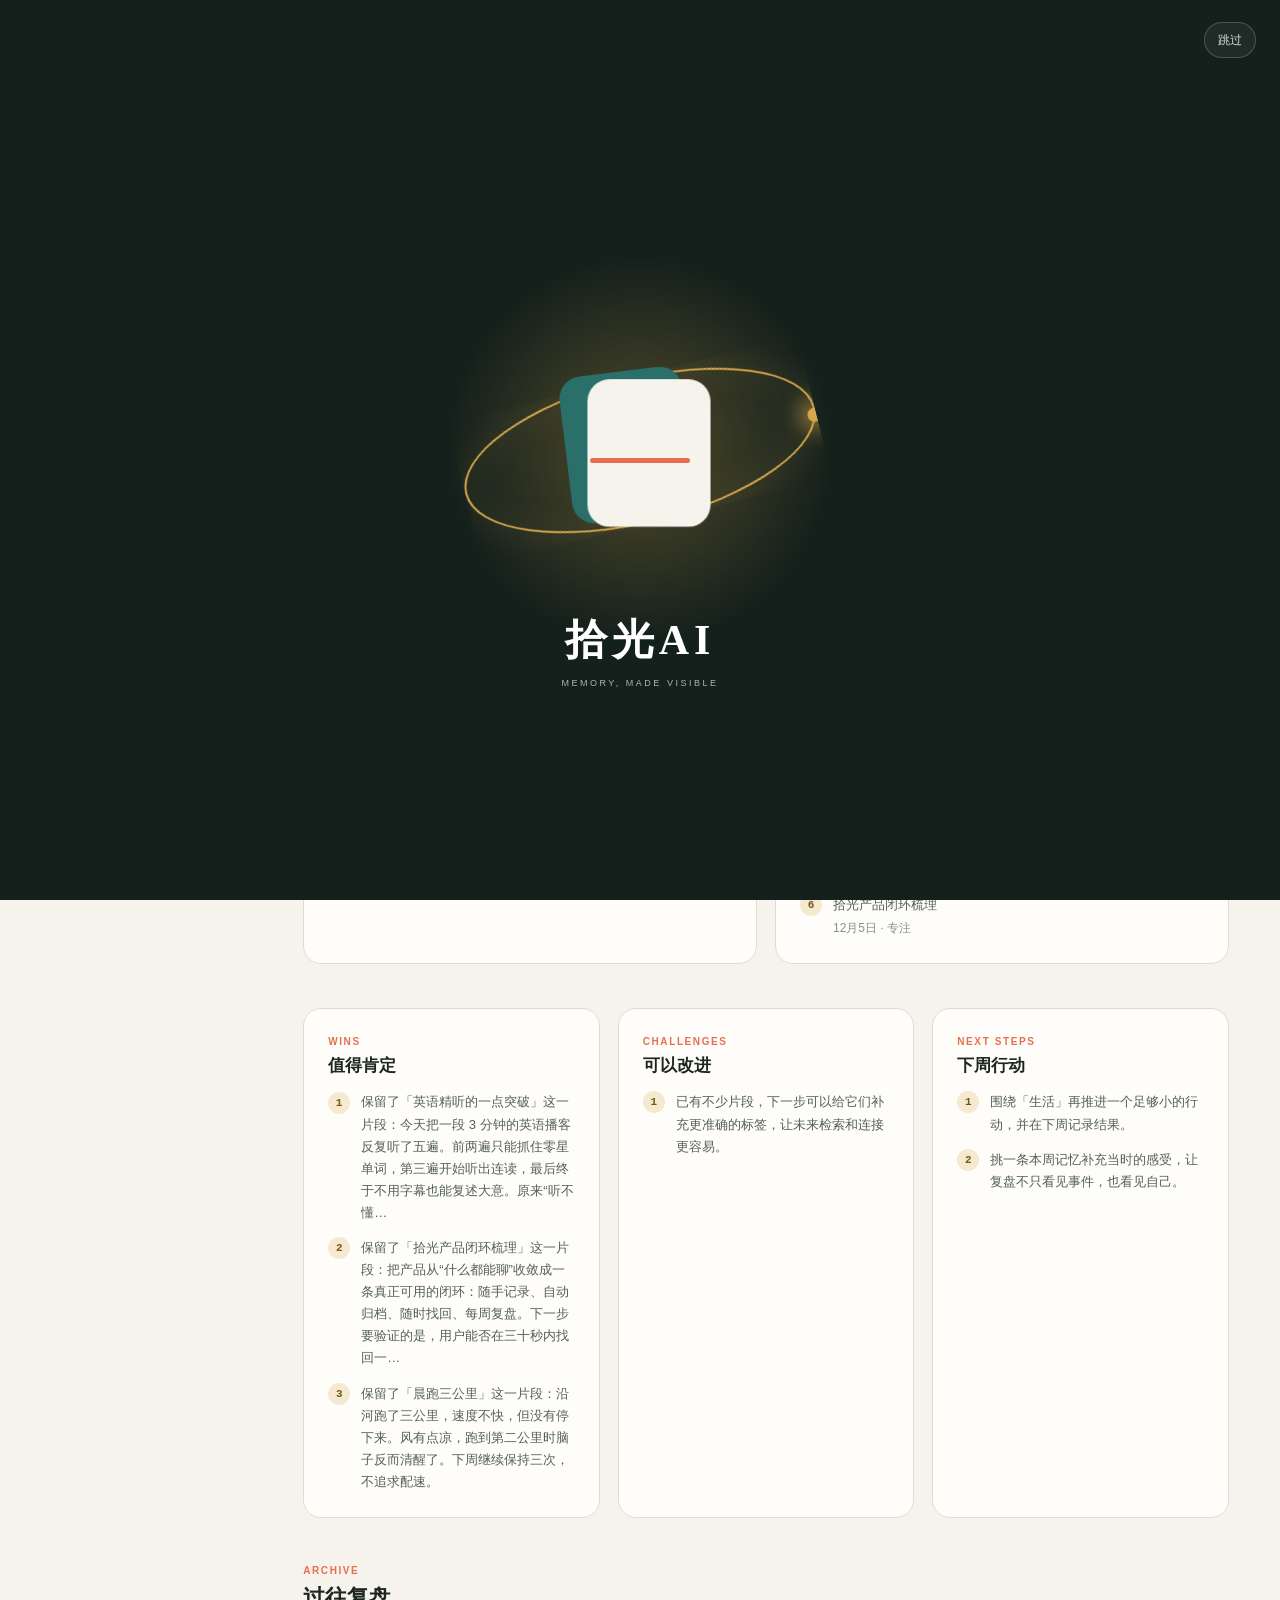
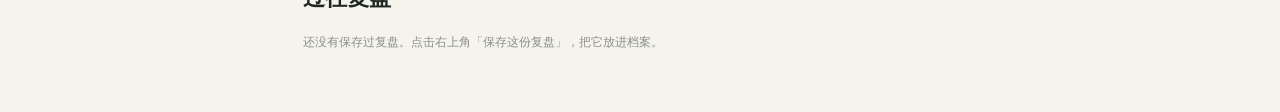
<file: review.html>
<!DOCTYPE html>
<html lang="zh-CN">
<head>
  <meta charset="UTF-8">
  <meta name="viewport" content="width=device-width, initial-scale=1.0">
  <title>拾光AI · 周复盘</title>
  <meta name="theme-color" content="#1e2623">
  <meta name="mobile-web-app-capable" content="yes">
  <meta name="apple-mobile-web-app-capable" content="yes">
  <meta name="apple-mobile-web-app-status-bar-style" content="default">
  <meta name="apple-mobile-web-app-title" content="拾光AI">
  <link rel="manifest" href="manifest.webmanifest">
  <link rel="icon" type="image/png" href="icons/icon-192.png">
  <link rel="apple-touch-icon" href="icons/apple-touch-icon.png">
  <link rel="stylesheet" href="styles.css?v=25">
</head>
<body>
  <div id="app"></div>

  <script src="mock.js?v=25"></script>
  <script src="api.js?v=20"></script>
  <script src="components.js?v=31"></script>
  <script>
    (function () {
      const app = document.getElementById('app');
      const DAY = 86400000;
      let offset = 0;
      let review = null;
      let loading = true;

      const fmtMD = (timestamp) => {
        const date = new Date(Number(timestamp));
        return `${String(date.getMonth() + 1).padStart(2, '0')}.${String(date.getDate()).padStart(2, '0')}`;
      };

      function weekDaily() {
        const { start } = MemoryStore.weekRange(offset);
        const records = MemoryStore.weekRecords(offset);
        return Array.from({ length: 7 }, (_, index) => {
          const from = start + index * DAY; const to = from + DAY - 1;
          return { date: from, count: records.filter(item => item.occurredAt >= from && item.occurredAt <= to).length };
        });
      }

      // 组装可复制的周报纯文本：概览、三栏复盘、每日记录与本周记忆。
      function reviewPlainText() {
        const { start, end } = MemoryStore.weekRange(offset);
        const records = MemoryStore.weekRecords(offset);
        const daily = weekDaily();
        const lines = [`【周复盘】${fmtMD(start)} – ${fmtMD(end)}`, `共 ${records.length} 条记录 · ${review.sourceMode === 'ai' ? 'AI 增强版' : '本地统计版'}`, '', review.summary || ''];
        const section = (title, items) => {
          if (!items || !items.length) return;
          lines.push('', title, ...items.map((text, index) => `${index + 1}. ${text}`));
        };
        section('值得肯定', review.wins);
        section('可以改进', review.challenges);
        section('下周行动', review.nextSteps);
        lines.push('', '每日记录', ...daily.map(day => `${fmtMD(day.date)} 周${'一二三四五六日'[new Date(day.date).getDay() - 1] || '日'}：${day.count} 条`));
        if (records.length) lines.push('', `本周记忆（${records.length}）`, ...records.map((record, index) => `${index + 1}. ${record.title}（${SG.formatDate(record.occurredAt, false)} · ${record.mood}）`));
        return lines.join('\n');
      }

      async function load() {
        loading = true; review = null; render();
        try { review = await MemoryAPI.review(offset); }
        catch (error) {
          review = MemoryStore.buildReview(offset);
          review.warning = `复盘生成出现问题：${error.message}`;
        }
        loading = false; render();
      }

      function render() {
        const { start, end } = MemoryStore.weekRange(offset);
        const records = MemoryStore.weekRecords(offset);
        const daily = weekDaily();
        const max = Math.max(...daily.map(day => day.count), 1);

        app.innerHTML = `
          ${renderSidebar('review')}
          <main class="app-main">
            ${renderPageHeader({
              title: '周复盘', subtitle: '把这一周的记录，变成看得见的成长',
              actions: `
                <div class="week-switcher">
                  <button class="btn btn-secondary btn-icon" id="week-prev" title="上一周">${getIcon('left', 17)}</button>
                  <strong>${fmtMD(start)} – ${fmtMD(end)}</strong>
                  <button class="btn btn-secondary btn-icon" id="week-next" title="下一周" ${offset <= 0 ? 'disabled' : ''}>${getIcon('right', 17)}</button>
                </div>
                <button class="btn btn-secondary" id="copy-review" ${loading || !review ? 'disabled' : ''}>${getIcon('copy', 16)}<span class="optional"> 复制周报</span></button>
                <button class="btn btn-primary" id="save-review" ${loading || !review ? 'disabled' : ''}>${getIcon('check', 16)} 保存这份复盘</button>`
            })}
            <div class="page-content narrow">
              ${loading ? `<div class="loading-state card card-padded"><span class="spinner"></span>正在整理这一周…</div>` : `
                <section class="card review-hero">
                  <div class="review-number">WEEKLY REVIEW · ${fmtMD(start)} – ${fmtMD(end)}</div>
                  <p class="review-summary">${SG.esc(review.summary)}</p>
                  <div class="review-meta">共 ${records.length} 条记录 · ${review.sourceMode === 'ai' ? 'AI 增强版' : '本地统计版'} · 生成于 ${new Date().toLocaleTimeString('zh-CN', { hour: '2-digit', minute: '2-digit' })}</div>
                  ${review.warning ? `<div class="notice error" style="margin-top:14px">${SG.esc(review.warning)}</div>` : ''}
                </section>

                <div class="grid-2 section">
                  <section class="card card-padded">
                    <div class="section-kicker">DAILY</div>
                    <h3 class="section-title" style="font-size:17px">每日记录</h3>
                    <div class="bar-chart">
                      ${daily.map(day => `
                        <div class="bar-column">
                          <span class="bar-value">${day.count}</span>
                          <span class="bar" style="height:${Math.max(4, Math.round(day.count / max * 120))}px"></span>
                          <span class="bar-label">周${'一二三四五六日'[new Date(day.date).getDay() - 1] || '日'}</span>
                        </div>`).join('')}
                    </div>
                  </section>
                  <section class="card card-padded">
                    <div class="section-kicker">HIGHLIGHTS</div>
                    <h3 class="section-title" style="font-size:17px">本周记忆（${records.length}）</h3>
                    <div class="review-list" style="margin-top:14px">
                      ${records.length ? records.map((record, index) => `
                        <div class="review-list-item" style="cursor:pointer" tabindex="0" role="button" data-clickable aria-label="打开记忆：${SG.esc(record.title)}" onclick="openRecordDetail('${record.id}')">
                          <span>${index + 1}</span>
                          <span>${SG.esc(record.title)}<span class="muted small" style="display:block; margin-top:2px">${SG.formatDate(record.occurredAt, false)} · ${SG.esc(record.mood)}</span></span>
                        </div>`).join('') : '<p class="muted small">这一周还没有记录。</p>'}
                    </div>
                  </section>
                </div>

                <div class="grid-3 section">
                  ${reviewSection('值得肯定', 'WINS', review.wins)}
                  ${reviewSection('可以改进', 'CHALLENGES', review.challenges)}
                  ${reviewSection('下周行动', 'NEXT STEPS', review.nextSteps)}
                </div>

                <section class="section">
                  <div class="section-head">
                    <div><div class="section-kicker">ARCHIVE</div><h2 class="section-title">过往复盘</h2></div>
                  </div>
                  ${pastReviewsHTML()}
                </section>`}
            </div>
          </main>`;

        document.getElementById('week-prev').onclick = () => { offset += 1; load(); };
        document.getElementById('week-next')?.addEventListener('click', () => {
          if (offset > 0) { offset -= 1; load(); }
        });
        const saveButton = document.getElementById('save-review');
        if (saveButton && review) saveButton.onclick = () => {
          MemoryStore.saveReview({ ...review });
          showToast('这份复盘已存入档案', 'success');
          render();
        };
        const copyButton = document.getElementById('copy-review');
        if (copyButton && review) copyButton.onclick = async () => {
          const ok = await SG.copyText(reviewPlainText());
          showToast(ok ? '本周周报已复制' : '复制失败，请手动选择内容。', ok ? 'success' : 'error');
        };
        app.querySelectorAll('[data-week]').forEach(btn => {
          btn.onclick = () => { offset = Number(btn.dataset.week); load(); };
        });
      }

      function reviewSection(title, kicker, items) {
        return `<section class="card card-padded">
          <div class="section-kicker">${kicker}</div>
          <h3 class="section-title" style="font-size:17px">${title}</h3>
          <div class="review-list" style="margin-top:14px">
            ${(items || []).map((text, index) => `<div class="review-list-item"><span>${index + 1}</span><span>${SG.esc(text)}</span></div>`).join('') || '<p class="muted small">暂无内容。</p>'}
          </div>
        </section>`;
      }

      function pastReviewsHTML() {
        const saved = MemoryStore.listReviews();
        if (!saved.length) return `<p class="muted small">还没有保存过复盘。点击右上角「保存这份复盘」，把它放进档案。</p>`;
        const thisMonday = MemoryStore.weekRange(0).start;
        return `<div class="stack">${saved.map(savedReview => {
          const diff = Math.round((thisMonday - savedReview.weekStart) / (7 * DAY));
          return `<div class="card card-padded row spread wrap">
            <div style="min-width:0; flex:1">
              <div class="section-kicker">WEEK ${fmtMD(savedReview.weekStart)} – ${fmtMD(savedReview.weekEnd)}</div>
              <p class="small soft" style="margin-top:4px">${SG.esc(savedReview.summary.slice(0, 120))}${savedReview.summary.length > 120 ? '…' : ''}</p>
            </div>
            ${diff >= 0 && diff <= 52 ? `<button class="btn btn-secondary btn-sm" data-week="${diff}">${getIcon('clock', 14)} 查看该周</button>` : ''}
          </div>`;
        }).join('')}</div>`;
      }

      load();
    })();
  </script>
</body>
</html>
</file>
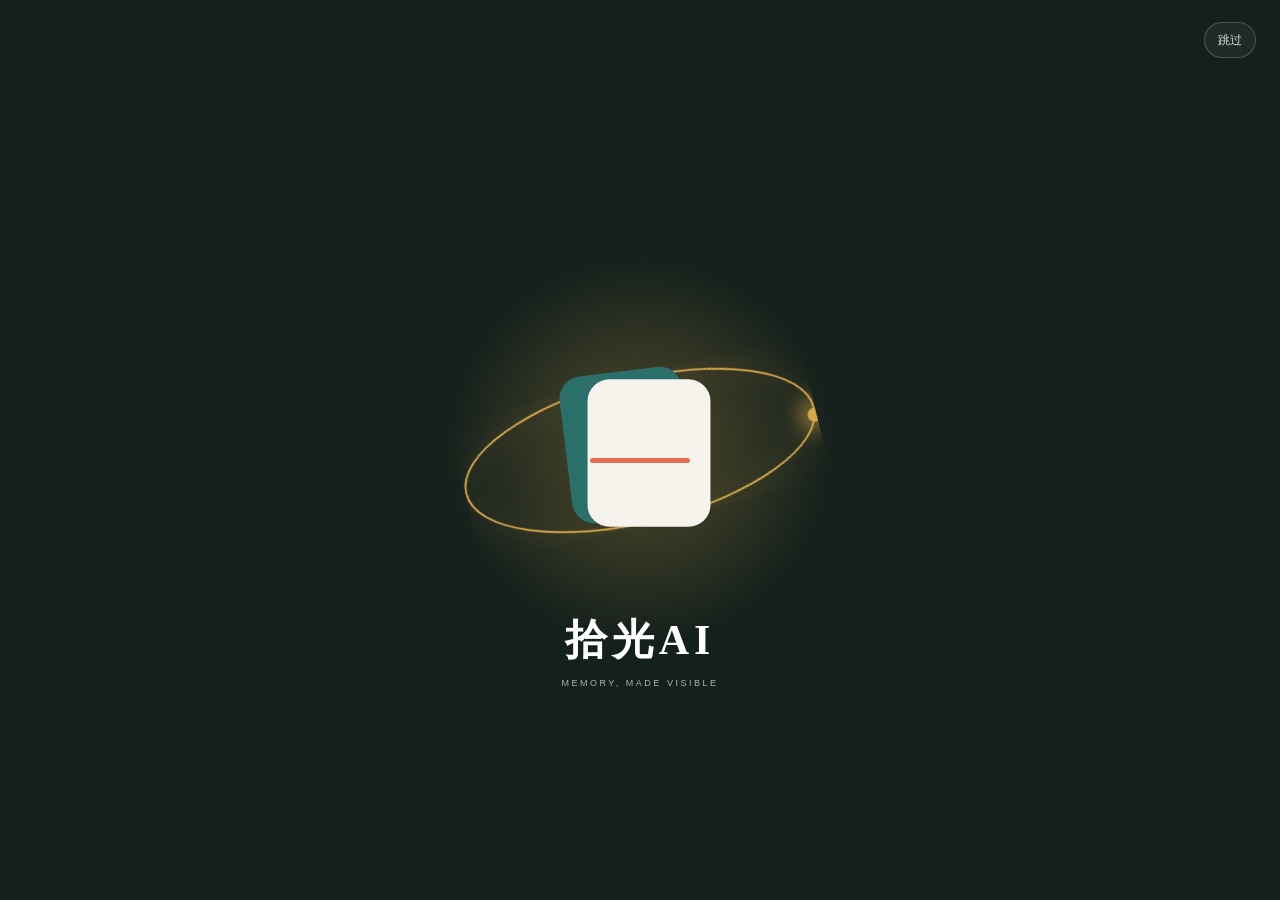
<file: settings.html>
<!DOCTYPE html>
<html lang="zh-CN">
<head>
  <meta charset="UTF-8">
  <meta name="viewport" content="width=device-width, initial-scale=1.0">
  <title>拾光AI · 设置</title>
  <meta name="theme-color" content="#1e2623">
  <meta name="mobile-web-app-capable" content="yes">
  <meta name="apple-mobile-web-app-capable" content="yes">
  <meta name="apple-mobile-web-app-status-bar-style" content="default">
  <meta name="apple-mobile-web-app-title" content="拾光AI">
  <link rel="manifest" href="manifest.webmanifest">
  <link rel="icon" type="image/png" href="icons/icon-192.png">
  <link rel="apple-touch-icon" href="icons/apple-touch-icon.png">
  <link rel="stylesheet" href="styles.css?v=25">
</head>
<body>
  <div id="app"></div>

  <script src="mock.js?v=25"></script>
  <script src="api.js?v=20"></script>
  <script src="components.js?v=31"></script>
  <script>
    (function () {
      const app = document.getElementById('app');
      let section = 'profile';
      const SECTIONS = [
        ['profile', 'smile', '个人资料'],
        ['ai', 'sparkles', 'AI 连接'],
        ['memory', 'brain', '记忆偏好'],
        ['data', 'shield', '数据管理'],
        ['about', 'info', '关于']
      ];

      const settingRow = (name, key, note) => `
        <div class="setting-row">
          <div><div class="setting-name">${name}</div><div class="setting-note">${note}</div></div>
          <button type="button" class="switch ${MemoryStore.settings()[key] ? 'active' : ''}" data-toggle="${key}" role="switch" aria-checked="${Boolean(MemoryStore.settings()[key])}" aria-label="${name}"></button>
        </div>`;

      function render() {
        app.innerHTML = `
          ${renderSidebar('settings')}
          <main class="app-main">
            ${renderPageHeader({ title: '设置', subtitle: '偏好、AI 连接与数据，全部由你掌控' })}
            <div class="page-content narrow">
              <div class="settings-layout">
                <nav class="settings-nav">
                  ${SECTIONS.map(([key, icon, label]) => `<button class="${section === key ? 'active' : ''}" data-section="${key}">${getIcon(icon, 15)} ${label}</button>`).join('')}
                </nav>
                <div id="settings-body">${sectionHTML()}</div>
              </div>
            </div>
          </main>`;
        app.querySelectorAll('[data-section]').forEach(btn => {
          btn.onclick = () => { section = btn.dataset.section; render(); };
        });
        bindSection();
      }

      function sectionHTML() {
        const settings = MemoryStore.settings();
        if (section === 'profile') return `
          <div class="card settings-section">
            <h2 class="settings-title">个人资料</h2>
            <p class="settings-desc">称呼与头像会出现在侧边栏、记忆助手对话和分享卡片中。</p>
            <div class="avatar-row">
              <span class="profile-avatar avatar-lg ${settings.avatar ? 'has-img' : ''}" id="avatar-preview" role="img" aria-label="${SG.esc(settings.name)}的头像">${settings.avatar ? `<img src="${settings.avatar}" alt="">` : SG.esc(settings.name.slice(0, 1))}</span>
              <div class="avatar-row-actions">
                <div class="row wrap">
                  <button class="btn btn-secondary btn-sm" id="upload-avatar">${getIcon('upload', 14)} 上传头像</button>
                  <button class="btn btn-ghost btn-sm" id="remove-avatar" ${settings.avatar ? '' : 'hidden'}>移除头像</button>
                </div>
                <span class="field-hint">支持 JPG / PNG / WebP，自动裁成正方形并压缩保存，仅存在此浏览器。</span>
              </div>
              <input type="file" id="avatar-input" accept="image/*" hidden>
            </div>
            <div class="form-stack">
              <div class="field">
                <label class="field-label" for="set-name">我的称呼</label>
                <input class="input" id="set-name" maxlength="16" value="${SG.esc(settings.name)}" placeholder="怎么称呼你">
              </div>
              <div class="row"><button class="btn btn-primary" id="save-profile">${getIcon('check', 15)} 保存</button></div>
            </div>
          </div>`;
        if (section === 'ai') return `
          <div class="card settings-section">
            <h2 class="settings-title">AI 连接（可选）</h2>
            <p class="settings-desc">不配置也能完整使用：助手与复盘会使用本地检索。接入 OpenAI 兼容接口（如 OpenRouter）后可获得生成式回答。</p>
            <div class="setting-row">
              <div><div class="setting-name">启用 AI 增强</div><div class="setting-note">关闭后，问答与复盘完全离线运行。</div></div>
              <button type="button" class="switch ${settings.aiEnabled ? 'active' : ''}" data-toggle="aiEnabled" role="switch" aria-checked="${Boolean(settings.aiEnabled)}" aria-label="启用 AI 增强"></button>
            </div>
            <div class="form-stack" style="margin-top:18px">
              <div class="field">
                <label class="field-label" for="set-endpoint">API 地址</label>
                <input class="input" id="set-endpoint" value="${SG.esc(settings.apiEndpoint)}" placeholder="https://openrouter.ai/api/v1/chat/completions">
              </div>
              <div class="field">
                <label class="field-label" for="set-model">模型</label>
                <input class="input" id="set-model" value="${SG.esc(settings.model)}" placeholder="openai/gpt-4o-mini">
                <span class="field-hint">OpenRouter 模型 ID，或其他 OpenAI 兼容服务的模型名。</span>
              </div>
              <div class="field">
                <label class="field-label" for="set-key">API 密钥</label>
                <input class="input" id="set-key" type="password" value="${SG.esc(settings.apiKey)}" placeholder="sk-…">
                <span class="field-hint">仅保存在此浏览器；导出备份时自动剔除。</span>
              </div>
              <div class="row wrap">
                <button class="btn btn-primary" id="save-ai">${getIcon('check', 15)} 保存连接</button>
                <button class="btn btn-secondary" id="test-ai">${getIcon('send', 15)} 测试连接</button>
              </div>
            </div>
            <div class="notice" style="margin-top:18px">${getIcon('shield', 15)}<span>密钥与请求都只发生在你的浏览器与服务商之间，拾光AI 本身不经过任何服务器。</span></div>
          </div>`;
        if (section === 'memory') return `
          <div class="card settings-section">
            <h2 class="settings-title">记忆偏好</h2>
            <p class="settings-desc">这些小习惯会让记忆库更好用。</p>
            ${settingRow('自动整理', 'autoOrganize', '保存时自动截取标题、去重标签。')}
            ${settingRow('每日回顾提醒', 'reminder', '打开工作台时，自动提醒你回顾一条旧记忆。')}
            ${settingRow('减少动效', 'reduceMotion', '关闭卡片悬浮、弹窗动画等效果。')}
            <div class="setting-row">
              <div><div class="setting-name">记忆正文字号</div><div class="setting-note">只影响记忆详情里的正文阅读大小。</div></div>
              <div class="row wrap" role="group" aria-label="记忆正文字号">
                ${[[0.9, '紧凑'], [1, '标准'], [1.15, '宽松']].map(([value, label]) => `<button class="btn btn-sm ${Number(settings.readingScale) === value ? 'btn-dark' : 'btn-secondary'}" data-reading-scale="${value}" aria-pressed="${Number(settings.readingScale) === value}">${label}</button>`).join('')}
              </div>
            </div>
            <div class="setting-row">
              <div><div class="setting-name">夜间模式</div><div class="setting-note">深色纸感主题，夜间查看更柔和。</div></div>
              <button type="button" class="switch ${settings.theme === 'dark' ? 'active' : ''}" data-theme-toggle role="switch" aria-checked="${settings.theme === 'dark'}" aria-label="夜间模式"></button>
            </div>
            <div class="setting-row">
              <div><div class="setting-name">标签管理</div><div class="setting-note">重命名、合并或删除标签，相关记忆会同步更新。</div></div>
              <button class="btn btn-secondary btn-sm" id="open-tag-manager">管理标签</button>
            </div>
            <div class="setting-row">
              <div><div class="setting-name">搜索历史</div><div class="setting-note">最近搜索会显示在搜索框下方，最多保留 5 条。</div></div>
              <button class="btn btn-secondary btn-sm" id="manage-search-history" aria-expanded="false" aria-controls="search-history-manage">管理</button>
            </div>
            <div class="search-history-manage" id="search-history-manage" hidden>${searchHistoryHTML()}</div>
          </div>`;
        if (section === 'data') return `
          <div class="card settings-section">
            <h2 class="settings-title">数据管理</h2>
            <p class="settings-desc">记忆默认只保存在此浏览器，请定期导出备份。</p>
            <div class="row wrap" style="margin-bottom:8px">
              <button class="btn btn-secondary" id="export-json">${getIcon('download', 15)} 导出 JSON 备份</button>
              <button class="btn btn-secondary" id="export-md">${getIcon('download', 15)} 导出 Markdown</button>
            </div>
            <div class="row wrap" style="margin:10px 0 4px">
              <button class="btn btn-secondary" id="import-merge">${getIcon('upload', 15)} 导入（合并）</button>
              <button class="btn btn-secondary" id="import-replace">${getIcon('upload', 15)} 导入（覆盖）</button>
              <input type="file" id="import-input" accept="application/json,.json" hidden>
            </div>
            <div class="setting-row">
              <div><div class="setting-name">回收站</div><div class="setting-note">删除的记忆会保留 30 天，可恢复或彻底清除。</div></div>
              <div class="row"><span class="muted small" id="trash-count">${MemoryStore.trash().length} 条</span><button class="btn btn-secondary btn-sm" id="open-trash">管理</button></div>
            </div>
            <div class="setting-row">
              <div><div class="setting-name">恢复示例数据</div><div class="setting-note">保留当前设置，重新载入示例记忆。</div></div>
              <button class="btn btn-secondary btn-sm" id="reset-demo">恢复</button>
            </div>
            <div class="setting-row">
              <div><div class="setting-name" style="color:var(--danger)">清空全部数据</div><div class="setting-note">删除所有记忆、复盘与问答记录，此操作不可撤销。</div></div>
              <button class="btn btn-danger btn-sm" id="clear-all">清空</button>
            </div>
          </div>`;
        return `
          <div class="card settings-section">
            <h2 class="settings-title">关于拾光AI</h2>
            <p class="settings-desc">MEMORY, MADE VISIBLE · 让记忆可见。</p>
            <p class="soft small" style="line-height:2">拾光AI 是一个本地优先的个人记忆原型：随手记录、自动归档、随时找回、每周复盘。所有数据默认只保存在此浏览器，随时可导出带走。接入 AI 后，回答也只依据你自己保存的记录生成。</p>
            <div class="setting-row">
              <div><div class="setting-name">安装到桌面</div><div class="setting-note">作为独立应用打开，离线也能记录与回顾。</div></div>
              <button class="btn btn-secondary btn-sm" id="install-app">安装应用</button>
            </div>
            <div class="divider"></div>
            <div class="row wrap">
              <span class="badge">纯静态原型</span><span class="badge">零依赖</span>
              <span class="badge">本地优先</span><span class="badge">v2.0</span>
            </div>
          </div>`;
      }

      function searchHistoryHTML() {
        const list = SG.searchHistoryList();
        if (!list.length) return `<p class="muted small" style="margin:12px 0 4px">还没有搜索记录，去时光轴搜索或按 Ctrl+K 试试。</p>`;
        return `<div class="history-manage-list">${list.map(word => `<div class="history-manage-item">
            <a class="history-manage-term" href="history.html?query=${encodeURIComponent(word)}">${getIcon('clock', 13)}<span>${SG.esc(word)}</span></a>
            <button class="btn btn-ghost btn-sm" data-history-remove="${SG.esc(word)}" title="删除这条搜索">${getIcon('x', 14)}</button>
          </div>`).join('')}</div>
          <button class="btn btn-ghost btn-sm" id="clear-search-history">${getIcon('trash', 14)} 清空全部搜索历史</button>`;
      }

      function bindSection() {
        app.querySelectorAll('[data-toggle]').forEach(el => {
          el.onclick = () => {
            const key = el.dataset.toggle;
            const next = MemoryStore.updateSettings({ [key]: !MemoryStore.settings()[key] });
            el.classList.toggle('active', next[key]);
            el.setAttribute('aria-checked', String(Boolean(next[key])));
            if (key === 'reduceMotion') document.body.classList.toggle('reduce-motion', next[key]);
          };
        });
        const on = (id, handler) => { const el = document.getElementById(id); if (el) el.onclick = handler; };

        const manageSearch = document.getElementById('manage-search-history');
        const searchPanel = document.getElementById('search-history-manage');
        if (manageSearch && searchPanel) {
          manageSearch.onclick = () => {
            const open = searchPanel.hidden;
            searchPanel.hidden = !open;
            manageSearch.textContent = open ? '收起' : '管理';
            manageSearch.setAttribute('aria-expanded', String(open));
          };
          searchPanel.addEventListener('click', event => {
            const remove = event.target.closest('[data-history-remove]');
            if (remove) {
              SG.removeSearchHistory(remove.dataset.historyRemove);
              searchPanel.innerHTML = searchHistoryHTML();
              showToast('已删除这条搜索历史', 'success');
              return;
            }
            if (event.target.closest('#clear-search-history')) {
              showConfirm({
                title: '清空搜索历史？', message: '将删除本浏览器内保存的所有最近搜索词，不影响记忆数据。',
                confirmText: '清空',
                onConfirm: () => { SG.clearSearchHistory(); searchPanel.innerHTML = searchHistoryHTML(); showToast('搜索历史已清空', 'success'); }
              });
            }
          });
        }

        app.querySelectorAll('[data-reading-scale]').forEach(btn => {
          btn.onclick = () => {
            const value = Number(btn.dataset.readingScale);
            if (value === Number(MemoryStore.settings().readingScale)) return;
            MemoryStore.updateSettings({ readingScale: value });
            showToast(`记忆字号已设为「${btn.textContent.trim()}」`, 'success');
            render();
          };
        });

        on('open-tag-manager', () => openTagManager());
        on('open-trash', () => openTrashManager());

        const themeToggle = app.querySelector('[data-theme-toggle]');
        if (themeToggle) {
          themeToggle.onclick = () => {
            const next = MemoryStore.settings().theme === 'dark' ? 'light' : 'dark';
            setTheme(next);
            themeToggle.classList.toggle('active', next === 'dark');
            themeToggle.setAttribute('aria-checked', String(next === 'dark'));
            showToast(next === 'dark' ? '已切换到夜间模式' : '已切换到日间模式', 'success');
          };
        }

        const installButton = document.getElementById('install-app');
        if (installButton) {
          if (window.isAppInstalled && window.isAppInstalled()) { installButton.textContent = '已安装'; installButton.disabled = true; }
          installButton.onclick = async () => {
            const result = await window.installApp();
            if (result === 'installed') { installButton.textContent = '已安装'; installButton.disabled = true; }
            else if (result === 'dismissed') showToast('已取消安装', 'info');
            else showToast('当前浏览器未提供安装入口，可在浏览器菜单中选择「安装应用」或「添加到主屏幕」。', 'info', 6000);
          };
        }

        const avatarInput = document.getElementById('avatar-input');
        const uploadAvatar = document.getElementById('upload-avatar');
        const removeAvatar = document.getElementById('remove-avatar');
        if (uploadAvatar && avatarInput) {
          uploadAvatar.onclick = () => avatarInput.click();
          avatarInput.onchange = async () => {
            const file = avatarInput.files && avatarInput.files[0];
            avatarInput.value = '';
            if (!file) return;
            try {
              const dataUrl = await SG.processAvatarFile(file);
              MemoryStore.updateSettings({ avatar: dataUrl });
              refreshAvatarUI();
              showToast('头像已更新', 'success');
            } catch (error) { showToast(error.message || '头像上传失败', 'error'); }
          };
        }
        if (removeAvatar) {
          removeAvatar.onclick = () => {
            MemoryStore.updateSettings({ avatar: '' });
            refreshAvatarUI();
            showToast('已恢复默认文字头像', 'info');
          };
        }

        on('save-profile', () => {
          const name = document.getElementById('set-name').value.trim() || '我的朋友';
          MemoryStore.updateSettings({ name });
          refreshProfile(name);
          showToast('称呼已更新', 'success');
        });
        on('save-ai', () => {
          MemoryStore.updateSettings({
            apiEndpoint: document.getElementById('set-endpoint').value.trim(),
            model: document.getElementById('set-model').value.trim(),
            apiKey: document.getElementById('set-key').value.trim()
          });
          showToast('AI 连接设置已保存', 'success');
        });
        on('test-ai', async () => {
          const button = document.getElementById('test-ai');
          button.disabled = true; button.textContent = '测试中…';
          try {
            MemoryStore.updateSettings({
              apiEndpoint: document.getElementById('set-endpoint').value.trim(),
              model: document.getElementById('set-model').value.trim(),
              apiKey: document.getElementById('set-key').value.trim()
            });
            await MemoryAPI.testConnection();
            showToast('连接成功，AI 增强已就绪', 'success', 5000);
          } catch (error) {
            showToast(`连接失败：${error.message}`, 'error', 6000);
          } finally {
            button.disabled = false; button.innerHTML = `${getIcon('send', 15)} 测试连接`;
          }
        });
        on('export-json', () => {
          SG.download(`拾光AI-备份-${new Date().toISOString().slice(0, 10)}.json`, MemoryStore.exportJSON());
          showToast('已导出 JSON 备份（不含密钥）', 'success');
        });
        on('export-md', () => {
          SG.download(`拾光AI-记忆-${new Date().toISOString().slice(0, 10)}.md`, MemoryStore.exportMarkdown());
          showToast('已导出 Markdown 档案', 'success');
        });
        let importMode = 'merge';
        on('import-merge', () => { importMode = 'merge'; document.getElementById('import-input').click(); });
        on('import-replace', () => { importMode = 'replace'; document.getElementById('import-input').click(); });
        const importInput = document.getElementById('import-input');
        if (importInput) importInput.onchange = event => {
          const file = event.target.files[0]; if (!file) return;
          const reader = new FileReader();
          reader.onload = () => {
            try {
              const count = MemoryStore.importJSON(String(reader.result), importMode);
              showToast(`已导入 ${count} 条记忆`, 'success', 5000);
            } catch (error) { showToast(error.message, 'error', 6000); }
          };
          reader.onerror = () => showToast('读取备份文件失败。', 'error');
          reader.readAsText(file);
          importInput.value = '';
        };
        on('reset-demo', () => showConfirm({
          title: '恢复示例数据？', message: '将重新载入示例记忆，你新建的记忆会保留。',
          confirmText: '恢复示例', danger: false,
          onConfirm: () => { MemoryStore.resetDemo(); showToast('示例数据已恢复', 'success'); }
        }));
        on('clear-all', () => showConfirm({
          title: '清空全部数据？', message: '所有记忆、复盘与问答记录将被永久删除，且无法恢复。建议先导出备份。',
          confirmText: '全部清空',
          onConfirm: () => { MemoryStore.clearAll(); showToast('已清空，随时可以重新开始', 'success'); }
        }));
      }

      function avatarInnerHTML(settings, name) {
        return settings.avatar ? `<img src="${settings.avatar}" alt="">` : SG.esc((name || '我').slice(0, 1));
      }
      function refreshAvatarUI() {
        const settings = MemoryStore.settings();
        const preview = document.getElementById('avatar-preview');
        if (preview) {
          preview.classList.toggle('has-img', Boolean(settings.avatar));
          preview.innerHTML = avatarInnerHTML(settings, settings.name);
          preview.setAttribute('aria-label', `${settings.name || '我的朋友'}的头像`);
        }
        const chip = document.querySelector('.profile-chip .profile-avatar');
        if (chip) {
          chip.classList.toggle('has-img', Boolean(settings.avatar));
          chip.innerHTML = avatarInnerHTML(settings, settings.name);
        }
        const removeBtn = document.getElementById('remove-avatar');
        if (removeBtn) removeBtn.hidden = !settings.avatar;
      }

      function refreshProfile(name) {
        const nameEl = document.querySelector('.profile-name');
        if (nameEl) nameEl.textContent = name;
        refreshAvatarUI();
      }

      render();
    })();
  </script>
</body>
</html>
</file>
<file: styles.css>
/* 拾光AI · 温暖纸感档案系统 */
:root {
  --paper: #f6f3ed;
  --paper-deep: #eee9df;
  --card: #fffdf9;
  --ink: #1e2623;
  --ink-soft: #53605a;
  --muted: #89908a;
  --line: #dedbd2;
  --line-strong: #c9c4b8;
  --coral: #e76f51;
  --coral-dark: #c9563b;
  --coral-soft: #f9e5dd;
  --teal: #2a6f6a;
  --teal-soft: #dfece8;
  --heat-0: #ece7dd;
  --heat-1: #d8e6e1;
  --heat-2: #a8c8bf;
  --heat-3: #6fa197;
  --heat-4: #2a6f6a;
  --gold: #d6a84b;
  --gold-soft: #f5ead0;
  --danger: #b84a45;
  --success: #387461;
  --sidebar: 252px;
  --header: 96px;
  --radius-sm: 9px;
  --radius: 18px;
  --radius-lg: 24px;
  --shadow: 0 18px 52px rgba(30, 38, 35, .09);
  --shadow-float: 0 30px 80px rgba(23, 31, 27, .2);
  --serif: "Noto Serif SC", "Source Han Serif SC", "Songti SC", SimSun, serif;
  --sans: Inter, "Noto Sans SC", "PingFang SC", "Microsoft YaHei", sans-serif;
  --mono: "SFMono-Regular", Consolas, monospace;
}

* { box-sizing: border-box; margin: 0; padding: 0; }
html { scroll-behavior: smooth; }
body { min-height: 100vh; background: var(--paper); color: var(--ink); font: 15px/1.7 var(--sans); -webkit-font-smoothing: antialiased; }
body::before { content: ""; position: fixed; inset: 0; z-index: -1; pointer-events: none; opacity: .34; background-image: radial-gradient(rgba(64, 55, 39, .13) .55px, transparent .55px), radial-gradient(900px 620px at 12% -8%, rgba(214, 168, 75, .07), transparent 62%), radial-gradient(1000px 760px at 105% 108%, rgba(42, 111, 106, .07), transparent 60%); background-size: 7px 7px, auto, auto; background-repeat: repeat, no-repeat, no-repeat; }
a { color: inherit; text-decoration: none; }
button, input, textarea, select { font: inherit; color: inherit; }
button { border: 0; background: none; cursor: pointer; }
button:disabled { opacity: .5; cursor: not-allowed; }
img, video { display: block; max-width: 100%; }
svg { flex: 0 0 auto; }
::selection { background: var(--gold-soft); color: var(--ink); }
:focus-visible { outline: 3px solid rgba(42,111,106,.25); outline-offset: 2px; }
.skip-link { position: fixed; top: 10px; left: 12px; z-index: 200; padding: 9px 14px; border-radius: 8px; background: var(--ink); color: var(--paper); font-size: 12px; transform: translateY(-160%); transition: transform .18s; }
.skip-link:focus { transform: translateY(0); }
.app-main:focus { outline: none; }

/* App Shell */
.app-sidebar { position: fixed; inset: 0 auto 0 0; z-index: 50; display: flex; flex-direction: column; width: var(--sidebar); padding: 26px 18px 18px; border-right: 1px solid rgba(30, 38, 35, .09); background: rgba(246, 243, 237, .88); backdrop-filter: blur(22px); -webkit-backdrop-filter: blur(22px); }
.app-main { min-height: 100vh; margin-left: var(--sidebar); }
.brand { display: flex; align-items: center; gap: 11px; padding: 4px 6px 28px; }
.brand-mark { width: 46px; height: 46px; flex-shrink: 0; }
.brand-name { font: 700 22px/1.2 var(--serif); letter-spacing: .08em; }
.brand-sub { display: block; margin-top: 3px; color: var(--muted); font-size: 10px; letter-spacing: .18em; text-transform: uppercase; }
.sidebar-capture { width: 100%; margin-bottom: 12px; }
.sidebar-nav { display: flex; flex-direction: column; gap: 5px; }
.nav-label { padding: 0 12px 8px; color: var(--muted); font-size: 11px; letter-spacing: .14em; }
.nav-item { position: relative; display: flex; align-items: center; gap: 12px; min-height: 46px; padding: 10px 13px; border-radius: 13px; color: var(--ink-soft); font-size: 14px; font-weight: 500; transition: background .2s, color .2s, transform .2s; }
.nav-item::before { content: ""; position: absolute; left: -8px; top: 50%; width: 3px; height: 0; border-radius: 3px; background: var(--coral); transform: translateY(-50%); transition: height .25s ease; }
.nav-item:hover { background: rgba(255, 253, 250, .6); color: var(--ink); transform: translateX(2px); }
.nav-item.active { background: var(--ink); color: #fff; box-shadow: 0 8px 22px rgba(30, 38, 35, .16); }
.nav-item.active::before { height: 18px; }
.nav-item.active::after { content: ""; position: absolute; right: 12px; width: 5px; height: 5px; border-radius: 50%; background: var(--gold); }
.nav-item svg { width: 19px; }
.nav-dot { margin-left: auto; padding: 2px 6px; border-radius: 6px; background: var(--gold); color: #1e2623; font-size: 9px; font-weight: 700; line-height: 1.4; }
.sidebar-bottom { margin-top: auto; padding-top: 24px; }
.local-note { display: flex; align-items: center; gap: 10px; padding: 12px; border: 1px solid var(--line); border-radius: 14px; background: rgba(255, 253, 250, .55); }
.local-note i { flex-shrink: 0; width: 8px; height: 8px; border-radius: 50%; background: #62a887; box-shadow: 0 0 0 5px rgba(98, 168, 135, .13); }
.local-note b { display: block; color: var(--ink); font-size: 12px; }
.local-note small { display: block; color: var(--muted); font-size: 10px; }
.profile-chip { display: flex; align-items: center; gap: 10px; padding: 12px 8px 0; }
.profile-avatar { display: grid; place-items: center; width: 34px; height: 34px; border-radius: 50%; background: var(--gold-soft); color: #755718; font: 700 15px var(--serif); overflow: hidden; flex-shrink: 0; }
.profile-avatar img { width: 100%; height: 100%; object-fit: cover; border-radius: 50%; }
.avatar-lg { width: 64px; height: 64px; font-size: 26px; }
.avatar-row { display: flex; align-items: center; gap: 16px; margin-bottom: 20px; }
.avatar-row-actions { display: flex; flex-direction: column; gap: 6px; min-width: 0; }
.chat-avatar img { width: 100%; height: 100%; border-radius: 50%; object-fit: cover; }
.profile-name { font-size: 13px; font-weight: 600; }
.profile-plan { color: var(--muted); font-size: 11px; }
.sidebar-overlay { display: none; }

.page-header { position: sticky; top: 0; z-index: 20; display: flex; align-items: center; justify-content: space-between; min-height: var(--header); padding: 20px clamp(24px, 4vw, 58px); border-bottom: 1px solid rgba(30, 38, 35, .08); background: rgba(246, 243, 237, .84); backdrop-filter: blur(18px); -webkit-backdrop-filter: blur(18px); gap: 24px; }
.page-heading { min-width: 0; }
.eyebrow { margin-bottom: 3px; color: var(--coral); font-size: 10px; font-weight: 700; letter-spacing: .18em; text-transform: uppercase; }
.page-title { font: 700 clamp(23px, 2.3vw, 30px)/1.3 var(--serif); letter-spacing: .03em; }
.page-subtitle { margin-top: 3px; color: var(--muted); font-size: 12px; }
.page-actions { display: flex; align-items: center; gap: 10px; flex-wrap: wrap; }
.mobile-menu-btn { display: none; }
.page-content { width: min(100%, 1440px); margin: 0 auto; padding: 34px clamp(24px, 4vw, 58px) 60px; }
.page-content.narrow { max-width: 1040px; }

/* 通用组件 */
.btn { display: inline-flex; align-items: center; justify-content: center; gap: 8px; min-height: 40px; padding: 9px 16px; border: 1px solid transparent; border-radius: 13px; font-size: 13px; font-weight: 600; line-height: 1.2; transition: transform .22s ease, background .22s, border-color .22s, box-shadow .22s; white-space: nowrap; }
.btn:hover:not(:disabled) { transform: translateY(-2px); }
.btn-primary { border: 0; background: linear-gradient(135deg, var(--coral), #d95d44); color: #fff; box-shadow: 0 8px 24px rgba(231, 111, 81, .28); }
.btn-primary:hover:not(:disabled) { background: linear-gradient(135deg, var(--coral-dark), #c74f38); box-shadow: 0 12px 28px rgba(231, 111, 81, .34); }
.btn-dark { background: var(--ink); color: #fff; box-shadow: 0 8px 24px rgba(30, 38, 35, .16); }
.btn-dark:hover { background: #2b3732; }
.btn-secondary { border-color: var(--line); background: var(--card); color: var(--ink-soft); }
.btn-secondary:hover:not(:disabled) { border-color: var(--line-strong); color: var(--ink); }
.btn-ghost { color: var(--ink-soft); }
.btn-ghost:hover { background: var(--paper-deep); color: var(--ink); }
.btn-danger { border-color: #e7c8c4; background: #fff8f6; color: var(--danger); }
.btn.is-reading { background: var(--coral-soft); color: var(--coral-dark); }
.btn.is-reading svg { animation: read-pulse 1.6s ease-in-out infinite; }
@keyframes read-pulse { 0%, 100% { opacity: 1; } 50% { opacity: .45; } }
@media (prefers-reduced-motion: reduce) { .btn.is-reading svg { animation: none; } }
.btn-sm { min-height: 32px; padding: 6px 10px; font-size: 12px; border-radius: 8px; }
.btn-icon { width: 38px; min-height: 38px; padding: 8px; }
.btn svg { width: 16px; height: 16px; }
.card { border: 1px solid var(--line); border-radius: var(--radius); background: var(--card); }
.card-padded { padding: 24px; }
.section { margin-top: 44px; }
.section-head { display: flex; align-items: flex-end; justify-content: space-between; gap: 20px; margin-bottom: 18px; }
.section-title { font: 700 22px/1.4 var(--serif); }
.section-kicker { margin-bottom: 4px; color: var(--coral); font-size: 10px; font-weight: 700; letter-spacing: .16em; text-transform: uppercase; }
.section-link { display: inline-flex; align-items: center; gap: 5px; color: var(--teal); font-size: 12px; font-weight: 600; }
.section-link:hover { text-decoration: underline; }
.muted { color: var(--muted); }
.soft { color: var(--ink-soft); }
.small { font-size: 12px; }
.mono { font-family: var(--mono); }
.serif { font-family: var(--serif); }
.text-coral { color: var(--coral-dark); }
.text-teal { color: var(--teal); }
.row { display: flex; align-items: center; gap: 12px; }
.wrap { flex-wrap: wrap; }
.spread { justify-content: space-between; }
.stack { display: flex; flex-direction: column; gap: 16px; }
.grid-2 { display: grid; grid-template-columns: repeat(2, minmax(0, 1fr)); gap: 18px; }
.grid-3 { display: grid; grid-template-columns: repeat(3, minmax(0, 1fr)); gap: 18px; }
.grid-4 { display: grid; grid-template-columns: repeat(4, minmax(0, 1fr)); gap: 16px; }
.divider { height: 1px; background: var(--line); margin: 22px 0; }

.input, .textarea, .select { width: 100%; border: 1px solid var(--line); border-radius: 10px; background: #fffefa; color: var(--ink); outline: 0; transition: border .18s, box-shadow .18s; }
.input, .select { min-height: 42px; padding: 9px 12px; }
.textarea { min-height: 128px; padding: 12px 14px; resize: vertical; line-height: 1.8; }
.input:focus, .textarea:focus, .select:focus { border-color: var(--gold); box-shadow: 0 0 0 4px rgba(214, 168, 75, .13); }
.input::placeholder, .textarea::placeholder { color: #a8aaa4; }
.field { display: flex; flex-direction: column; gap: 7px; }
.field-label { color: var(--ink-soft); font-size: 12px; font-weight: 600; }
.field-hint { color: var(--muted); font-size: 11px; }
.form-grid { display: grid; grid-template-columns: repeat(2, minmax(0, 1fr)); gap: 16px; }
.form-stack { display: flex; flex-direction: column; gap: 18px; }
.search-box { position: relative; min-width: 220px; }
.search-box > svg { position: absolute; top: 50%; left: 13px; z-index: 1; color: var(--muted); transform: translateY(-50%); pointer-events: none; }
.search-box .input { padding-left: 40px; }
.toolbar { display: flex; align-items: center; gap: 12px; margin-bottom: 24px; flex-wrap: wrap; }
.toolbar .search-box { flex: 1; max-width: 460px; }
.search-history { position: absolute; top: calc(100% + 7px); right: 0; left: 0; z-index: 40; padding: 6px; border: 1px solid var(--line); border-radius: 12px; background: var(--card); box-shadow: var(--shadow); }
.search-history-head { display: flex; align-items: center; justify-content: space-between; padding: 3px 6px 5px; color: var(--muted); font-size: 10px; letter-spacing: .12em; }
.search-history-head .btn { padding: 2px 6px; font-size: 11px; }
.search-history-item { display: flex; align-items: center; gap: 8px; width: 100%; padding: 8px 9px; border: 0; border-radius: 8px; background: transparent; color: var(--ink-soft); font-size: 12px; text-align: left; cursor: pointer; }
.search-history-item:hover { background: var(--paper-deep); color: var(--ink); }
.search-history-item svg { flex: none; color: var(--muted); }
.search-history-item span { overflow: hidden; text-overflow: ellipsis; white-space: nowrap; }
.search-hit { padding: 0 2px; border-radius: 3px; background: rgba(214, 168, 75, .32); color: inherit; }
.tag .search-hit { background: rgba(214, 168, 75, .4); }
.search-results { display: flex; flex-direction: column; gap: 12px; }
.result-date { margin-left: 8px; color: var(--muted); font-size: 10px; }
.filter-pills { display: flex; gap: 7px; flex-wrap: wrap; }
.pill, .tag { display: inline-flex; align-items: center; gap: 5px; border-radius: 999px; line-height: 1.2; }
.pill { min-height: 32px; padding: 7px 12px; border: 1px solid var(--line); background: transparent; color: var(--ink-soft); font-size: 12px; }
.pill:hover { border-color: var(--teal); color: var(--teal); }
.pill.active { border-color: var(--teal); background: var(--teal-soft); color: var(--teal); font-weight: 600; }
.tag { padding: 4px 8px; background: var(--paper-deep); color: var(--ink-soft); font-size: 10px; }
.tag-teal { background: var(--teal-soft); color: var(--teal); }
.tag-gold { background: var(--gold-soft); color: #7d5c16; }
.tag-coral { background: var(--coral-soft); color: var(--coral-dark); }
.badge { display: inline-flex; align-items: center; gap: 5px; padding: 4px 8px; border-radius: 6px; background: var(--paper-deep); color: var(--ink-soft); font-size: 10px; font-weight: 600; }

.stat-card { display: flex; align-items: flex-start; gap: 15px; padding: 22px; transition: transform .25s ease, box-shadow .25s ease; }
.stat-card:hover { transform: translateY(-4px); box-shadow: var(--shadow); }
.stat-icon { display: grid; place-items: center; width: 38px; height: 38px; border-radius: 12px; flex: 0 0 auto; }
.stat-card.tone-coral .stat-icon { background: #f7ddd5; color: var(--coral); }
.stat-card.tone-gold .stat-icon { background: var(--gold-soft); color: #9a7020; }
.stat-card.tone-teal .stat-icon { background: var(--teal-soft); color: var(--teal); }
.stat-card.tone-ink .stat-icon { background: #e4e6e4; color: var(--ink); }
.stat-label { color: var(--muted); font-size: 12px; letter-spacing: .04em; }
.stat-value { margin: 3px 0 1px; font: 600 34px/1.2 var(--serif); }
.stat-note { color: var(--muted); font-size: 11px; }
.stat-body { display: flex; flex-direction: column; min-width: 0; }
.stat-row { margin-top: 18px; }

/* 记忆卡片与时光轴 */
.memory-grid { display: grid; grid-template-columns: repeat(3, minmax(0, 1fr)); gap: 16px; }
.memory-card { position: relative; display: flex; flex-direction: column; min-height: 220px; padding: 22px; border: 1px solid var(--line); border-radius: 20px; background: var(--card); cursor: pointer; transition: transform .28s cubic-bezier(.22, 1, .36, 1), box-shadow .28s, border-color .28s; }
.memory-card:hover { z-index: 1; border-color: rgba(214, 168, 75, .7); box-shadow: var(--shadow); transform: translateY(-5px) rotate(-.15deg); }
.memory-card.pinned { border-top: 3px solid var(--gold); }
.memory-card.visual { min-height: 180px; padding: 0; border: 0; border-radius: 20px; background: #15211d; overflow: hidden; }
.memory-card.visual img { position: absolute; inset: 0; width: 100%; height: 100%; object-fit: cover; opacity: .72; transition: transform .5s ease, opacity .5s ease; }
.memory-card.visual:hover img { transform: scale(1.04); opacity: .9; }
.visual-copy { position: absolute; inset: auto 22px 20px; z-index: 1; color: #fff; }
.visual-copy span { font-size: 9px; letter-spacing: .18em; color: var(--gold); text-transform: uppercase; }
.visual-copy h3 { margin: 5px 0 0; color: #fff; font: 600 19px/1.4 var(--serif); }
.memory-card-top { display: flex; align-items: center; justify-content: space-between; gap: 12px; margin-bottom: 14px; }
.memory-type { display: inline-flex; align-items: center; gap: 6px; color: var(--teal); font-size: 10px; font-weight: 700; letter-spacing: .06em; }
.memory-date { color: var(--muted); font-size: 10px; }
.memory-title { margin-bottom: 9px; font: 700 17px/1.5 var(--serif); }
.memory-excerpt { display: -webkit-box; overflow: hidden; color: var(--ink-soft); font-size: 12px; line-height: 1.8; -webkit-line-clamp: 3; -webkit-box-orient: vertical; }
.memory-footer { display: flex; align-items: center; justify-content: space-between; gap: 10px; margin-top: auto; padding-top: 17px; }
.memory-tags { display: flex; gap: 5px; flex-wrap: wrap; }
.mood-dot { width: 6px; height: 6px; border-radius: 50%; background: var(--gold); }
.pin-mark { color: var(--gold); }
.timeline { position: relative; }
.timeline::before { content: ""; position: absolute; top: 10px; bottom: 20px; left: 108px; width: 1px; background: linear-gradient(var(--gold), var(--line-strong) 75%, transparent); }
.timeline-day { position: relative; display: grid; grid-template-columns: 84px 1fr; gap: 48px; margin-bottom: 30px; }
.timeline-day::before { content: ""; position: absolute; top: 8px; left: 102px; width: 13px; height: 13px; border: 3px solid var(--gold); border-radius: 50%; background: var(--paper); z-index: 2; }
.timeline-date { padding-top: 2px; text-align: right; }
.timeline-date strong { display: block; font: 700 19px var(--serif); }
.timeline-date span { color: var(--muted); font-size: 10px; }
.timeline-items { display: flex; flex-direction: column; gap: 12px; }
.timeline-item { display: grid; grid-template-columns: 1fr auto; gap: 18px; padding: 20px 22px; cursor: pointer; transition: border .18s, transform .18s; }
.timeline-item:hover { border-color: rgba(214, 168, 75, .55); transform: translateX(3px); }
.timeline-item .memory-excerpt { -webkit-line-clamp: 2; }
.timeline-time { color: var(--muted); font: 11px var(--mono); }
.timeline-actions { display: flex; align-items: flex-start; gap: 3px; }
/* 批量管理 */
.timeline-item.selectable { grid-template-columns: auto minmax(0, 1fr) auto; }
.timeline-item.selectable:hover { transform: none; }
.timeline-item.selected { border-color: var(--teal); background: var(--teal-soft); }
.select-check { display: grid; place-items: center; width: 22px; height: 22px; margin-top: 2px; border: 1.5px solid var(--line-strong); border-radius: 7px; background: var(--card); color: #fff; transition: background .16s, border-color .16s; }
.select-check.on { border-color: var(--teal); background: var(--teal); }
.batch-bar { position: fixed; left: 50%; bottom: 26px; z-index: 60; display: flex; align-items: center; justify-content: center; flex-wrap: wrap; gap: 8px; max-width: calc(100vw - 32px); padding: 10px 14px; border: 1px solid var(--line); border-radius: 16px; background: var(--card); box-shadow: var(--shadow-float); transform: translateX(-50%); animation: modal-in .18s ease; }
.batch-count { color: var(--ink-soft); font-size: 12px; white-space: nowrap; }
.batch-count strong { color: var(--coral-dark); font-size: 14px; }
.batch-sep { width: 1px; height: 20px; background: var(--line); }
.tag-picker { display: flex; flex-wrap: wrap; gap: 6px; max-height: 132px; margin-bottom: 12px; overflow: auto; }
@media (max-width: 720px) {
  .batch-bar { left: 12px; right: 12px; bottom: 14px; justify-content: flex-start; max-width: none; transform: none; }
  .batch-sep { display: none; }
}
.empty-state { display: flex; flex-direction: column; align-items: center; justify-content: center; min-height: 300px; padding: 44px 24px; border: 1px dashed var(--line-strong); border-radius: var(--radius-lg); text-align: center; }
.empty-illustration { width: 100%; max-width: 320px; margin: 0 auto 4px; mix-blend-mode: multiply; }
.empty-icon { display: grid; place-items: center; width: 60px; height: 60px; margin-bottom: 16px; border-radius: 50%; background: var(--paper-deep); color: var(--coral); }
.empty-title { margin-bottom: 6px; font: 700 19px var(--serif); }
.empty-desc { max-width: 420px; margin-bottom: 20px; color: var(--muted); font-size: 12px; }
.suggestion-block { margin: -4px 0 18px; }
.suggestion-chips { display: flex; flex-wrap: wrap; gap: 8px; justify-content: center; margin-top: 10px; }
.suggestion-chip { padding: 6px 12px; border: 1px solid var(--line); border-radius: 999px; background: var(--card); color: var(--ink-soft); font-size: 12px; cursor: pointer; }
.suggestion-chip:hover { border-color: var(--teal); color: var(--teal); }

/* 时光日历 */
.calendar-section { padding: 22px 24px; }
.calendar-head { display: flex; align-items: flex-end; justify-content: space-between; gap: 18px; flex-wrap: wrap; margin-bottom: 18px; }
.calendar-total { color: var(--ink-soft); font-size: 11px; }
.calendar-nav { gap: 6px; }
.calendar-month { min-width: 112px; text-align: center; font: 700 14px var(--serif); }
.calendar-weekdays { display: grid; grid-template-columns: repeat(7, 1fr); gap: 6px; margin-bottom: 6px; }
.calendar-weekdays span { color: var(--muted); font-size: 10px; text-align: center; }
.calendar-grid { display: grid; grid-template-columns: repeat(7, 1fr); gap: 6px; }
.calendar-cell { position: relative; display: grid; place-items: center; aspect-ratio: 1.35; border: 1px solid transparent; border-radius: 8px; background: var(--paper-deep); color: var(--ink-soft); font: 11px var(--mono); cursor: pointer; transition: transform .15s, border-color .15s; }
.calendar-cell.blank { background: transparent; cursor: default; }
.calendar-cell.future { opacity: .3; cursor: default; }
.calendar-cell.lv1 { background: #d9e8e4; color: #2a6f6a; }
.calendar-cell.lv2 { background: #b9d6cf; color: #1f5854; }
.calendar-cell.lv3 { background: #6ba49c; color: #fffdf9; }
.calendar-cell.lv4 { background: var(--teal); color: #fffdf9; }
.calendar-cell:not(.blank):not(.future):hover { transform: translateY(-1px); border-color: var(--coral); }
.calendar-cell.today { box-shadow: inset 0 0 0 1.5px var(--coral); }
.calendar-cell.today .calendar-num { color: var(--coral-dark); font-weight: 700; }
.calendar-cell.lv3 .calendar-num, .calendar-cell.lv4 .calendar-num { color: #fffdf9; }
.calendar-cell.active { border-color: var(--coral); box-shadow: inset 0 0 0 1.5px var(--coral); }
.calendar-legend { display: flex; align-items: center; gap: 6px; margin-top: 14px; flex-wrap: wrap; }
.legend-cell { width: 15px; height: 15px; border-radius: 4px; background: var(--paper-deep); }
.legend-cell.lv1 { background: #d9e8e4; }
.legend-cell.lv2 { background: #b9d6cf; }
.legend-cell.lv3 { background: #6ba49c; }
.legend-cell.lv4 { background: var(--teal); }
.calendar-legend .btn { margin-left: auto; }

/* 工作台 */
.hero-grid { display: grid; grid-template-columns: minmax(0, 1.75fr) minmax(270px, .85fr); gap: 18px; }
.capture-card { position: relative; min-height: 400px; padding: clamp(28px, 4vw, 46px); overflow: hidden; border: 0; border-radius: var(--radius-lg); background: #1e2623; color: #fffdf9; box-shadow: 0 20px 54px rgba(30, 38, 35, .19); }
.capture-card > * { position: relative; z-index: 2; }
.aurora { position: absolute; z-index: 0; border-radius: 50%; filter: blur(10px); opacity: .48; pointer-events: none; }
.aurora.a1 { width: 390px; height: 260px; right: -130px; top: -110px; background: radial-gradient(circle, var(--teal), transparent 68%); animation: aurora-float 8s ease-in-out infinite; }
.aurora.a2 { width: 280px; height: 180px; left: -80px; bottom: -110px; background: radial-gradient(circle, rgba(231, 111, 81, .66), transparent 68%); animation: aurora-float 10s ease-in-out infinite reverse; }
@keyframes aurora-float { 50% { transform: translate(20px, 18px) scale(1.08); } }
.capture-kicker { display: flex; align-items: center; gap: 8px; color: var(--gold); font-size: 10px; font-weight: 700; letter-spacing: .16em; }
.capture-title { max-width: 640px; margin: 16px 0 10px; font: 600 clamp(30px, 3.4vw, 48px)/1.38 var(--serif); letter-spacing: .02em; }
.capture-sub { color: #b9c3be; font-size: 13px; }
.quick-compose { display: flex; align-items: center; margin-top: 28px; padding: 6px; border: 1px solid rgba(255, 255, 255, .15); border-radius: 16px; background: rgba(255, 255, 255, .08); backdrop-filter: blur(12px); -webkit-backdrop-filter: blur(12px); }
.quick-compose textarea { flex: 1; min-height: 54px; max-height: 150px; padding: 14px 15px; border: 0; border-radius: 11px; background: transparent; color: #fffdf9; outline: 0; resize: none; font-size: 14px; line-height: 1.7; }
.quick-compose textarea::placeholder { color: #9aa8a1; }
.quick-compose .btn { min-height: 44px; padding: 0 20px; border: 0; border-radius: 12px; }
.quick-compose .btn:hover:not(:disabled) { transform: none; }
.capture-tools { display: flex; gap: 20px; margin-top: 16px; color: #bac5bf; font-size: 11px; flex-wrap: wrap; }
.capture-tools button { display: inline-flex; align-items: center; gap: 6px; padding: 4px; color: inherit; transition: color .18s; }
.capture-tools button:hover { color: #fff; }
.today-card { display: flex; flex-direction: column; min-height: 400px; padding: 30px; background: var(--card); }
.today-number { margin: 14px 0; font: 600 86px/1 var(--serif); color: var(--coral); }
.today-month { color: var(--muted); font-size: 12px; letter-spacing: .1em; }
.today-quote { margin: auto 0; padding: 20px 0; font: 500 19px/1.9 var(--serif); color: var(--ink-soft); }
.today-note { display: flex; align-items: center; gap: 8px; color: var(--muted); font-size: 12px; }
.today-note::before { content: ""; width: 7px; height: 7px; border-radius: 50%; background: var(--gold); flex-shrink: 0; }
.today-review { display: inline-flex; align-items: center; gap: 6px; width: fit-content; margin-top: 16px; padding: 8px 0; border: 0; background: transparent; color: var(--teal); font-size: 12px; font-weight: 600; transition: color .18s; }
.today-review:hover { color: var(--coral); }
.insight-strip { display: flex; align-items: center; gap: 16px; margin-top: 18px; padding: 16px 22px; border: 1px solid rgba(214, 168, 75, .28); border-radius: 18px; background: #ede4d2; color: var(--ink-soft); font-size: 12.5px; }
.insight-label { flex-shrink: 0; padding: 4px 9px; border-radius: 7px; background: var(--gold); color: #1e2623; font-size: 10px; font-weight: 700; white-space: nowrap; }
.insight-text { flex: 1; min-width: 0; }
.insight-strip strong { color: var(--ink); font-weight: 700; }
.insight-link { display: grid; place-items: center; width: 36px; height: 36px; border-radius: 50%; color: var(--ink-soft); transition: background .18s, color .18s; flex-shrink: 0; }
.insight-link:hover { background: rgba(30, 38, 35, .08); color: var(--ink); }
.echo-grid { grid-template-columns: repeat(3, minmax(0, 1fr)); }
.echo-card { display: flex; flex-direction: column; min-height: 180px; padding: 22px; border-top: 3px solid var(--gold); border-radius: 20px; cursor: pointer; transition: transform .28s cubic-bezier(.22, 1, .36, 1), box-shadow .28s; }
.echo-card:hover { box-shadow: var(--shadow); transform: translateY(-5px) rotate(-.15deg); }
.echo-card .memory-excerpt { -webkit-line-clamp: 2; }
.echo-badge { display: inline-flex; align-items: center; gap: 5px; margin-bottom: 12px; color: var(--gold); font-size: 10px; font-weight: 700; letter-spacing: .06em; }
.section-note { color: var(--muted); font-size: 11px; text-align: right; }
.echo-empty { display: flex; align-items: center; gap: 16px; padding: 22px 24px; color: var(--ink-soft); }
.echo-empty > svg { color: var(--gold); flex-shrink: 0; }
.echo-empty strong { display: block; margin-bottom: 4px; color: var(--ink); font: 700 15px var(--serif); }
.echo-empty span { font-size: 12px; }
.echo-empty .btn { margin-left: auto; flex-shrink: 0; }

/* 时间胶囊 */
.capsule-banner { display: flex; align-items: center; gap: 14px; margin-top: 18px; padding: 15px 20px; border: 1px solid rgba(42, 111, 106, .22); border-radius: 18px; background: linear-gradient(120deg, #e8efe9, #f3eee1); color: var(--ink-soft); transition: transform .2s, box-shadow .2s; }
.capsule-banner:hover { transform: translateY(-2px); box-shadow: var(--shadow); }
.capsule-banner-icon { display: grid; place-items: center; width: 42px; height: 42px; border-radius: 50%; background: #1e2623; color: var(--gold); flex-shrink: 0; }
.capsule-banner-body { display: flex; flex-direction: column; gap: 2px; min-width: 0; }
.capsule-banner-body strong { color: var(--ink); font: 600 14px var(--serif); }
.capsule-banner-body span { font-size: 11.5px; }
.capsule-banner-link { display: inline-flex; align-items: center; gap: 4px; margin-left: auto; color: var(--teal); font-size: 12px; font-weight: 600; flex-shrink: 0; }

.capsule-section { margin: 26px 0 30px; }
.capsule-grid { display: grid; grid-template-columns: repeat(auto-fill, minmax(230px, 1fr)); gap: 14px; }
.capsule-card { position: relative; display: flex; flex-direction: column; gap: 8px; padding: 20px; border: 1px solid rgba(214, 168, 75, .3); border-radius: 18px; background: linear-gradient(150deg, #232d28, #1a221f); color: #e9e3d5; text-align: left; overflow: hidden; transition: transform .25s, box-shadow .25s; }
.capsule-card::after { content: ""; position: absolute; right: -30%; bottom: -60%; width: 150px; height: 150px; border-radius: 50%; background: radial-gradient(circle, rgba(214, 168, 75, .22), transparent 70%); pointer-events: none; }
.capsule-card:hover { transform: translateY(-4px); box-shadow: var(--shadow-float); }
.capsule-lock { display: grid; place-items: center; width: 34px; height: 34px; border-radius: 10px; background: rgba(214, 168, 75, .14); color: var(--gold); }
.capsule-title { display: -webkit-box; overflow: hidden; color: #fff; font: 600 15px/1.5 var(--serif); -webkit-line-clamp: 2; -webkit-box-orient: vertical; }
.capsule-days { color: #cbbd97; font: 11px var(--mono); letter-spacing: .04em; }
.capsule-days strong { margin-right: 2px; color: var(--gold); font: 700 22px var(--serif); }
.capsule-meta { color: #9aa79f; font-size: 11px; }

.capsule-field { padding: 14px 16px; border: 1px dashed var(--line-strong); border-radius: 14px; background: var(--paper-deep); }
.capsule-toggle { display: flex; align-items: center; gap: 9px; color: var(--ink); font-size: 13px; font-weight: 600; cursor: pointer; }
.capsule-toggle input { width: 16px; height: 16px; accent-color: var(--teal); }
.capsule-toggle svg { color: var(--gold); }
.capsule-date { display: flex; flex-direction: column; gap: 6px; margin-top: 12px; }
.capsule-date[hidden] { display: none; }

.modal.capsule-seal { border: 1px solid rgba(214, 168, 75, .35); }
.seal-lock { display: grid; place-items: center; width: 64px; height: 64px; margin: 4px auto 16px; border-radius: 50%; background: radial-gradient(circle at 30% 25%, #33413a, #1e2623); color: var(--gold); box-shadow: inset 0 0 0 1px rgba(214, 168, 75, .35), 0 12px 30px rgba(30, 38, 35, .28); }
.seal-title { color: var(--ink); font: 600 20px/1.5 var(--serif); text-align: center; }
.seal-days { margin: 10px 0 6px; color: var(--ink-soft); font-size: 12px; text-align: center; }
.seal-days strong { margin-right: 3px; color: var(--gold); font: 700 32px var(--serif); }
.seal-meta { display: flex; flex-wrap: wrap; justify-content: center; gap: 6px 16px; color: var(--muted); font-size: 11.5px; }
.seal-meta span { display: inline-flex; align-items: center; gap: 5px; }
.seal-hint { margin-top: 16px; padding: 12px 14px; border-radius: 10px; background: var(--paper-deep); color: var(--ink-soft); font-size: 11.5px; line-height: 1.8; }
.seal-footer { justify-content: space-between; }
[data-theme="dark"] .capsule-banner { border-color: rgba(111, 184, 174, .25); background: linear-gradient(120deg, #1e2a27, #26231a); }
[data-theme="dark"] .capsule-banner-icon { background: #2b3335; }
[data-theme="dark"] .capsule-field { background: #20282a; }
[data-theme="dark"] .seal-hint { background: #222a2c; }
@media (max-width: 600px) {
  .capsule-banner { flex-wrap: wrap; padding: 14px 16px; }
  .capsule-banner-link { margin-left: 56px; }
  .capsule-grid { grid-template-columns: 1fr; }
  .seal-footer { flex-wrap: wrap; justify-content: center; row-gap: 8px; }
}

/* 记忆助手 */
.assistant-hero { position: relative; overflow: hidden; min-height: 320px; border: 0; border-radius: var(--radius-lg); background: #1e2623; box-shadow: 0 20px 54px rgba(30, 38, 35, .19); }
.assistant-hero img { width: 100%; height: 100%; min-height: 320px; object-fit: cover; opacity: .7; }
.assistant-hero::after { content: ""; position: absolute; inset: 0; background: linear-gradient(90deg, rgba(17, 28, 24, .94), rgba(17, 28, 24, .3) 72%); }
.assistant-overlay { position: absolute; inset: 0; z-index: 1; display: flex; flex-direction: column; justify-content: center; padding: clamp(26px, 4vw, 48px); }
.assistant-overlay .eyebrow { color: var(--gold); }
.assistant-overlay h2 { max-width: 560px; margin: 10px 0; color: #fff; font: 600 clamp(26px, 3vw, 40px)/1.4 var(--serif); }
.assistant-overlay p { max-width: 520px; color: #c5d0ca; font-size: 13px; }
.local-badge { display: inline-flex; align-items: center; gap: 8px; width: fit-content; margin-top: 18px; padding: 7px 12px; border: 1px solid rgba(255, 255, 255, .17); border-radius: 99px; background: rgba(255, 255, 255, .06); color: #c5d0ca; font-size: 11px; }
.local-badge i { width: 7px; height: 7px; border-radius: 50%; background: #74c39b; box-shadow: 0 0 0 5px rgba(116, 195, 155, .12); }
.assistant-layout { display: grid; grid-template-columns: minmax(0, 1fr) 270px; gap: 22px; margin-top: 18px; }
.chat-panel { display: flex; flex-direction: column; min-height: calc(100vh - 190px); overflow: hidden; }
.chat-messages { flex: 1; padding: 26px; }
.chat-empty { display: grid; place-items: center; min-height: 220px; color: var(--muted); text-align: center; font-size: 12px; }
.chat-message { display: flex; gap: 12px; margin-bottom: 24px; }
.chat-message.user { flex-direction: row-reverse; }
.chat-avatar { display: grid; place-items: center; width: 32px; height: 32px; border: 0; border-radius: 10px; background: var(--gold); color: #1e2623; flex-shrink: 0; }
.chat-message.user .chat-avatar { background: var(--ink); color: #fff; }
.chat-bubble { max-width: 82%; padding: 14px 17px; border: 0; border-radius: 4px 18px 18px 18px; background: #f0ede5; font-size: 13px; white-space: pre-wrap; word-break: break-word; }
.chat-message.user .chat-bubble { border-radius: 18px 18px 4px 18px; background: var(--ink); color: #fff; }
.chat-sources { margin-top: 12px; padding-top: 10px; border-top: 1px solid var(--line); }
.source-chip { display: inline-flex; align-items: center; gap: 5px; margin: 4px 4px 0 0; padding: 5px 8px; border: 1px solid var(--line); border-radius: 7px; background: var(--card); color: var(--teal); font-size: 10px; }
.chat-compose { padding: 18px; border-top: 1px solid var(--line); }
.chat-compose-box { display: flex; align-items: flex-end; gap: 10px; }
.chat-compose .textarea { min-height: 54px; max-height: 150px; }
.prompt-list { display: flex; flex-direction: column; gap: 8px; }
.prompt-card { display: flex; align-items: center; padding: 13px 14px; border: 1px solid var(--line); border-radius: 13px; background: var(--card); color: var(--ink-soft); text-align: left; font-size: 12px; gap: 9px; transition: border-color .2s, color .2s, transform .2s; }
.prompt-card:hover { border-color: var(--gold); color: var(--ink); transform: translateX(4px); }
.typing { display: inline-flex; gap: 4px; padding: 8px 0; }
.typing i { width: 5px; height: 5px; border-radius: 50%; background: var(--teal); animation: typing 1s infinite alternate; }
.typing i:nth-child(2) { animation-delay: .2s; }.typing i:nth-child(3) { animation-delay: .4s; }

/* 周复盘 */
.week-switcher { display: flex; align-items: center; gap: 12px; }
.week-switcher strong { min-width: 190px; text-align: center; font: 700 15px var(--serif); }
.review-hero { position: relative; padding: clamp(30px, 4.5vw, 46px); overflow: hidden; border: 0; border-radius: var(--radius-lg); background: #1e2623; color: #f3efe6; box-shadow: 0 20px 54px rgba(30, 38, 35, .19); }
.review-hero::after { content: "WEEK"; position: absolute; right: 18px; bottom: -34px; color: rgba(214, 168, 75, .12); font: 700 120px/1 var(--serif); letter-spacing: -.06em; }
.review-number { color: var(--gold); font-size: 11px; font-weight: 700; letter-spacing: .16em; }
.review-summary { position: relative; z-index: 1; max-width: 800px; margin-top: 14px; color: #e5eae7; font: 500 clamp(21px, 2.5vw, 29px)/1.85 var(--serif); }
.review-meta { margin-top: 18px; color: #aab7b0; font-size: 11px; }
.bar-chart { display: flex; align-items: flex-end; justify-content: space-between; height: 170px; gap: 10px; padding-top: 20px; }
.bar-column { display: flex; flex: 1; flex-direction: column; align-items: center; justify-content: flex-end; height: 100%; gap: 8px; }
.bar { width: min(38px, 70%); min-height: 4px; border-radius: 9px 9px 3px 3px; background: linear-gradient(var(--gold), #ead4a3); transform-origin: bottom; animation: bar-grow .9s ease both; }
@keyframes bar-grow { from { transform: scaleY(0); } }
.bar-label { color: var(--muted); font-size: 10px; }
.bar-value { color: var(--ink-soft); font: 11px var(--mono); }
.heatmap-wrap { display: flex; align-items: flex-start; justify-content: space-between; gap: 32px; flex-wrap: wrap; }
.heatmap { display: flex; gap: 8px; overflow-x: auto; padding-bottom: 4px; }
.heatmap-weekdays { display: grid; grid-template-rows: repeat(7, 14px); gap: 4px; padding-top: 20px; color: var(--muted); font-size: 9px; line-height: 14px; text-align: right; }
.heatmap-body { min-width: 0; }
.heatmap-months { position: relative; height: 20px; color: var(--muted); font-size: 9px; }
.heatmap-months span { position: absolute; top: 0; white-space: nowrap; }
.heatmap-grid { display: grid; grid-auto-flow: column; grid-auto-columns: 14px; grid-template-rows: repeat(7, 14px); gap: 4px; }
.heatmap-cell { display: block; width: 14px; height: 14px; border-radius: 3px; background: var(--heat-0); }
.heatmap-cell.lv1 { background: var(--heat-1); }
.heatmap-cell.lv2 { background: var(--heat-2); }
.heatmap-cell.lv3 { background: var(--heat-3); }
.heatmap-cell.lv4 { background: var(--heat-4); }
.heatmap-cell.future { background: transparent; }
a.heatmap-cell { transition: transform .15s, box-shadow .15s; }
a.heatmap-cell:hover { transform: translateY(-1px); box-shadow: 0 0 0 1.5px var(--coral); }
.heatmap-legend { display: flex; align-items: center; gap: 6px; flex-wrap: wrap; margin-top: 12px; }
.heatmap-range { margin-left: auto; }
.heatmap-facts { display: flex; gap: 28px; padding: 8px 4px 0; }
.heatmap-fact { display: flex; flex-direction: column; gap: 2px; }
.heatmap-fact strong { color: var(--ink); font: 700 24px var(--serif); }
.heatmap-fact span { color: var(--muted); font-size: 10px; }
.review-list { display: flex; flex-direction: column; gap: 13px; }
.review-list-item { display: flex; gap: 11px; color: var(--ink-soft); font-size: 13px; }
.review-list-item > span:first-child { display: grid; place-items: center; width: 22px; height: 22px; border-radius: 50%; background: var(--gold-soft); color: #755718; font: 700 11px var(--mono); flex-shrink: 0; }

/* 主题洞察 */
.insights-grid { display: grid; grid-template-columns: repeat(2, minmax(0, 1fr)); gap: 18px; }
.insight-card { padding: 24px; }
.insight-card .section-head { margin-bottom: 18px; }
.insight-card .section-title { font-size: 17px; }
.tag-bars { display: flex; flex-direction: column; gap: 13px; }
.tag-bar { display: grid; grid-template-columns: 78px minmax(0, 1fr) 34px; align-items: center; gap: 12px; width: 100%; }
.tag-bar-name { overflow: hidden; color: var(--ink-soft); font-size: 12px; font-weight: 600; text-overflow: ellipsis; white-space: nowrap; transition: color .18s; }
.tag-bar:hover .tag-bar-name { color: var(--teal); }
.tag-bar-track { height: 8px; overflow: hidden; border-radius: 99px; background: var(--paper-deep); }
.tag-bar-track i { display: block; height: 100%; border-radius: inherit; background: var(--teal); }
.mood-bars .tag-bar-track i { background: var(--coral); }
.tag-bar-count { color: var(--muted); font: 11px var(--mono); text-align: right; }
.period-list { display: grid; grid-template-columns: repeat(2, minmax(0, 1fr)); gap: 10px; margin-top: 16px; padding-top: 16px; border-top: 1px solid var(--line); }
.period-item { padding: 12px 14px; border-radius: 10px; background: var(--paper); }
.period-label { color: var(--muted); font-size: 10px; }
.period-value { margin-top: 3px; font: 700 20px var(--serif); }
.period-note { margin-left: 4px; color: var(--ink-soft); font: 10px var(--sans); }
.insight-split { display: grid; grid-template-columns: 160px minmax(0, 1fr); align-items: center; gap: 24px; }
.type-donut { position: relative; display: grid; place-items: center; width: 150px; height: 150px; border-radius: 50%; }
.type-donut::after { content: ""; position: absolute; inset: 30px; border-radius: 50%; background: var(--card); }
.type-donut-center { position: relative; z-index: 1; text-align: center; }
.type-donut-center strong { display: block; font: 700 24px var(--serif); }
.type-donut-center span { color: var(--muted); font-size: 10px; }
.type-legend { display: flex; flex-direction: column; gap: 9px; }
.type-legend-item { display: flex; align-items: center; gap: 8px; color: var(--ink-soft); font-size: 12px; }
.type-dot { width: 9px; height: 9px; border-radius: 50%; flex-shrink: 0; }
.type-legend-count { margin-left: auto; color: var(--muted); font: 11px var(--mono); }
.graph-filters { display: flex; gap: 7px; flex-wrap: wrap; margin-bottom: 14px; }
.graph-chip { padding: 5px 11px; border: 1px solid var(--line); border-radius: 99px; color: var(--ink-soft); font-size: 11px; transition: border .18s, background .18s, color .18s; }
.graph-chip:hover { border-color: var(--gold); color: var(--gold); }
.graph-chip.active { border-color: var(--gold); background: var(--gold); color: #1e2623; }
.graph-canvas { position: relative; overflow-x: auto; border-radius: 14px; background: radial-gradient(ellipse 120% 90% at 50% -10%, #2c3733 0%, #1e2623 68%); box-shadow: inset 0 0 0 1px rgba(214, 168, 75, .18), inset 0 -34px 70px rgba(10, 14, 12, .35); }
.graph-svg { display: block; width: 100%; min-width: 620px; height: auto; }
.graph-svg .dust { pointer-events: none; }
.graph-svg .dust.twinkle { animation-name: dust-twinkle; animation-iteration-count: infinite; animation-direction: alternate; animation-timing-function: ease-in-out; }
@keyframes dust-twinkle { from { opacity: var(--o, .2); } to { opacity: calc(var(--o, .2) * .25); } }
.graph-svg line { stroke: var(--gold); opacity: .26; transition: opacity .2s; }
.graph-svg line.dim { opacity: .04; }
.graph-svg.focus line { opacity: .06; }
.graph-svg.focus line.lit { opacity: .9; }
.graph-svg.focus .dust { opacity: .05; }
.graph-node { cursor: pointer; }
.graph-node .halo { opacity: .22; transition: opacity .18s; }
.graph-node .core { stroke: rgba(248, 244, 234, .4); stroke-width: 1.2; transition: stroke .18s, stroke-width .18s; }
.graph-node:hover .halo, .graph-node:focus-visible .halo { opacity: .42; }
.graph-node:hover .core, .graph-node:focus-visible .core { stroke: #f6e8c8; stroke-width: 2.4; }
.graph-node:focus { outline: none; }
.graph-node text { fill: #cfc9bb; font: 500 10px var(--sans); pointer-events: none; transition: fill .18s; }
.graph-node:hover text, .graph-node.lit text, .graph-node:focus-visible text { fill: #f0dfb0; }
.graph-node.dim { opacity: .16; }
.graph-svg.focus .graph-node:not(.lit) { opacity: .14; }
.graph-node.star-pinned .halo { opacity: .5; animation: star-pulse 3.4s ease-in-out infinite; }
.graph-node.star-pinned .core { stroke: #e8c56f; stroke-width: 1.6; }
.graph-node.star-pinned text { fill: #e6d3a0; }
@keyframes star-pulse { 0%, 100% { opacity: .38; } 50% { opacity: .72; } }
.graph-legend { display: flex; align-items: center; gap: 14px; flex-wrap: wrap; margin-top: 12px; color: var(--muted); font-size: 10px; }
.graph-legend-item { display: inline-flex; align-items: center; gap: 5px; }
.graph-empty { position: absolute; inset: 0; display: grid; place-content: center; text-align: center; color: #b9c3bc; font-size: 12px; line-height: 2; }
@media (prefers-reduced-motion: reduce) { .graph-svg .dust.twinkle, .graph-node.star-pinned .halo { animation: none; } }

/* 年度回顾 */
.annual-select { width: auto; min-height: 42px; }
.annual-cover { position: relative; overflow: hidden; padding: 34px 38px 32px; border-radius: var(--radius); background: #1e2623; color: #f3efe6; }
.annual-cover::after { content: ""; position: absolute; right: -90px; bottom: -130px; width: 330px; height: 330px; border: 1px solid rgba(231,111,81,.38); border-radius: 50%; pointer-events: none; }
.annual-cover-top { display: flex; align-items: center; justify-content: space-between; gap: 16px; color: rgba(243,239,230,.6); font-size: 10px; letter-spacing: .08em; }
.annual-kicker { display: inline-flex; align-items: center; gap: 7px; color: var(--gold); font-weight: 700; }
.annual-range { text-align: right; }
.annual-year { position: relative; margin-top: 16px; font: 700 clamp(68px, 11vw, 120px)/.92 var(--serif); letter-spacing: -.03em; }
.annual-title { position: relative; margin-top: 16px; font: 700 23px var(--serif); }
.annual-sub { position: relative; max-width: 560px; margin-top: 10px; color: rgba(243,239,230,.66); font-size: 12px; line-height: 1.9; }
.annual-keywords { position: relative; display: flex; flex-wrap: wrap; gap: 8px; margin-top: 22px; }
.annual-keywords span { padding: 5px 12px; border: 1px solid rgba(243,239,230,.22); border-radius: 99px; color: rgba(243,239,230,.82); font-size: 11px; }
.annual-months .bar { background: var(--gold); }
.annual-memories { display: flex; flex-direction: column; }
.annual-memory { display: flex; align-items: center; gap: 18px; padding: 16px 6px; border-top: 1px solid var(--line); text-align: left; }
.annual-memory:first-child { padding-top: 2px; border-top: 0; }
.annual-memory:hover .annual-memory-title { color: var(--teal); }
.annual-memory-index { flex-shrink: 0; color: var(--gold); font: 700 20px var(--serif); }
.annual-memory-body { min-width: 0; flex: 1; }
.annual-memory-title { display: block; color: var(--ink); font: 700 14px var(--serif); transition: color .18s; }
.annual-memory-excerpt { display: -webkit-box; overflow: hidden; margin-top: 4px; color: var(--ink-soft); font-size: 11px; line-height: 1.7; -webkit-box-orient: vertical; -webkit-line-clamp: 2; }
.annual-memory-meta { display: block; margin-top: 6px; color: var(--muted); font-size: 10px; }
.annual-memory > svg { flex-shrink: 0; color: var(--muted); }
.annual-closing { display: grid; place-items: center; gap: 8px; padding: 36px 20px 12px; text-align: center; }
.annual-closing-mark { display: grid; place-items: center; width: 38px; height: 38px; border-radius: 50%; background: var(--gold-soft); color: #755718; }
.annual-closing p { font: 700 18px var(--serif); }
.annual-closing span { color: var(--muted); font-size: 10px; letter-spacing: .08em; }

/* 标签管理 */
.section-action { color: var(--teal); font-size: 11px; text-decoration: underline; text-underline-offset: 3px; }
.section-action:hover { color: var(--ink); }
.modal-tags { width: min(100%, 620px); }
.tag-manager-desc { margin-bottom: 16px; color: var(--muted); font-size: 11px; }
.tag-manager-total { margin-right: auto; color: var(--muted); font-size: 11px; }
.tag-manager-list { display: flex; flex-direction: column; }
.tag-row { display: flex; align-items: center; gap: 10px; padding: 11px 2px; border-top: 1px solid var(--line); }
.tag-row:first-child { border-top: 0; }
.tag-row-count { color: var(--muted); font: 11px var(--mono); }
.tag-row-actions { display: flex; align-items: center; gap: 3px; margin-left: auto; flex-wrap: wrap; justify-content: flex-end; }
.tag-row-actions .btn { padding: 5px 8px; }
.tag-row-edit { margin-top: 6px; padding: 10px 12px; border-top: 0; border-radius: 10px; background: var(--paper); }
.tag-row-edit .input { flex: 1; min-width: 90px; min-height: 34px; padding: 6px 10px; font-size: 12px; }
.tag-merge-select { width: auto; min-height: 34px; padding: 5px 8px; font-size: 11px; }
.tag-manager-empty { padding: 30px 10px; color: var(--muted); font-size: 12px; text-align: center; }
/* 回收站 */
.modal-trash { width: min(100%, 680px); }
.trash-list { display: flex; flex-direction: column; gap: 8px; }
.trash-empty { padding: 34px 16px; border: 1px dashed var(--line); border-radius: 12px; color: var(--muted); font-size: 12px; line-height: 1.8; text-align: center; }
.trash-row { display: flex; align-items: flex-start; gap: 12px; padding: 12px 14px; border: 1px solid var(--line); border-radius: 11px; background: var(--paper); }
.trash-main { flex: 1; min-width: 0; }
.trash-title { overflow: hidden; color: var(--ink); font-size: 13px; font-weight: 600; text-overflow: ellipsis; white-space: nowrap; }
.trash-meta { margin-top: 3px; color: var(--muted); font-size: 10.5px; }
.trash-excerpt { display: -webkit-box; overflow: hidden; margin: 6px 0 0; color: var(--ink-soft); font-size: 11.5px; line-height: 1.6; -webkit-box-orient: vertical; -webkit-line-clamp: 2; }
.trash-actions { display: flex; flex-shrink: 0; gap: 4px; }
.trash-actions .btn { padding: 5px 8px; }
@media (max-width: 560px) {
  .trash-row { flex-direction: column; }
  .trash-actions { width: 100%; justify-content: flex-end; }
}

/* 资料库 */
.upload-zone { position: relative; display: grid; grid-template-columns: minmax(0, .9fr) minmax(0, 1.1fr); align-items: center; gap: 30px; min-height: 380px; padding: 34px 44px; border: 1px dashed rgba(42, 111, 106, .38); border-radius: 26px; background: rgba(255, 253, 250, .66); cursor: pointer; transition: border-color .25s, background .25s, transform .25s; }
.upload-zone:hover, .upload-zone.dragover { border-color: var(--coral); background: #fff3ed; transform: scale(.995); }
.upload-illustration { width: 100%; max-height: 320px; object-fit: contain; mix-blend-mode: multiply; pointer-events: none; }
.upload-copy h2 { margin: 6px 0 8px; font: 600 30px/1.4 var(--serif); }
.upload-copy p { color: var(--ink-soft); font-size: 13px; }
.upload-copy .btn { margin-top: 18px; }
.upload-copy small { display: block; margin-top: 14px; color: var(--muted); font-size: 11px; }
.upload-icon { display: grid; place-items: center; width: 46px; height: 46px; border-radius: 50%; background: var(--card); color: var(--teal); }
.file-grid { display: grid; grid-template-columns: repeat(4, minmax(0, 1fr)); gap: 16px; }
.file-card { overflow: hidden; }
.file-preview { display: grid; place-items: center; height: 130px; background: var(--paper-deep); color: var(--teal); cursor: pointer; overflow: hidden; }
.file-preview img { width: 100%; height: 100%; object-fit: cover; }
.file-info { padding: 15px; }
.file-name { overflow: hidden; margin-bottom: 4px; font-size: 12px; font-weight: 600; text-overflow: ellipsis; white-space: nowrap; }
.file-meta { color: var(--muted); font-size: 10px; }
.file-actions { display: flex; gap: 5px; margin-top: 12px; }
.storage-bar { height: 6px; overflow: hidden; border-radius: 99px; background: var(--paper-deep); }
.storage-bar > span { display: block; height: 100%; border-radius: inherit; background: var(--teal); }

/* 设置 */
.settings-layout { display: grid; grid-template-columns: 180px minmax(0, 1fr); gap: 32px; }
.settings-nav { display: flex; flex-direction: column; gap: 5px; }
.settings-nav button { display: flex; align-items: center; gap: 9px; padding: 10px 12px; border-radius: 9px; color: var(--ink-soft); text-align: left; font-size: 12px; }
.settings-nav button.active { background: var(--ink); color: #fff; }
.settings-section { padding: 26px; }
.settings-section + .settings-section { margin-top: 18px; }
.settings-title { margin-bottom: 4px; font: 700 19px var(--serif); }
.settings-desc { margin-bottom: 22px; color: var(--muted); font-size: 11px; }
.setting-row { display: flex; align-items: center; justify-content: space-between; gap: 20px; padding: 17px 0; border-top: 1px solid var(--line); }
.setting-row:first-of-type { border-top: 0; }
.setting-name { font-size: 13px; font-weight: 600; }
.setting-note { max-width: 540px; margin-top: 3px; color: var(--muted); font-size: 11px; }
.search-history-manage { margin: 4px 0 6px; padding: 12px 14px; border: 1px solid var(--line); border-radius: 12px; background: var(--paper); }
.search-history-manage[hidden] { display: none; }
.history-manage-list { display: flex; flex-direction: column; gap: 2px; margin-bottom: 6px; }
.history-manage-item { display: flex; align-items: center; justify-content: space-between; gap: 10px; }
.history-manage-term { display: inline-flex; align-items: center; gap: 7px; min-width: 0; padding: 6px 2px; color: var(--ink-soft); font-size: 12px; }
.history-manage-term:hover { color: var(--teal); }
.history-manage-term svg { flex: none; color: var(--muted); }
.history-manage-term span { overflow: hidden; text-overflow: ellipsis; white-space: nowrap; }
.switch { position: relative; width: 42px; height: 24px; border-radius: 99px; background: var(--line-strong); transition: background .18s; flex-shrink: 0; }
.switch::after { content: ""; position: absolute; top: 3px; left: 3px; width: 18px; height: 18px; border-radius: 50%; background: #fff; box-shadow: 0 1px 3px rgba(0,0,0,.15); transition: transform .18s; }
.switch.active { background: var(--teal); }.switch.active::after { transform: translateX(18px); }
.notice { display: flex; gap: 10px; padding: 13px 15px; border: 1px solid #e2d4af; border-radius: 10px; background: #fbf4df; color: #6f5825; font-size: 11px; }
.notice.error { border-color: #e7c8c4; background: #fff5f2; color: var(--danger); }
.notice.success { border-color: #c8dcd4; background: #edf5f0; color: var(--success); }

/* 快捷搜索 */
.sidebar-search { display: flex; align-items: center; gap: 8px; width: 100%; margin-top: 10px; padding: 10px 13px; border: 1px solid var(--line); border-radius: 13px; background: rgba(255, 253, 250, .7); color: var(--ink-soft); font-size: 12px; transition: border-color .2s, color .2s, background .2s; }
.sidebar-search:hover { border-color: var(--gold); color: var(--ink); background: var(--card); }
.sidebar-search kbd { margin-left: auto; padding: 2px 6px; border: 1px solid var(--line); border-radius: 5px; color: var(--muted); font: 10px var(--mono); }
.command-overlay { position: fixed; inset: 0; z-index: 500; display: flex; align-items: flex-start; justify-content: center; padding: 12vh 20px 20px; background: rgba(24,29,26,.42); backdrop-filter: blur(6px); -webkit-backdrop-filter: blur(6px); animation: fade-in .14s ease; }
.command-panel { width: min(100%, 620px); overflow: hidden; border: 1px solid var(--line); border-radius: 16px; background: var(--card); box-shadow: var(--shadow-float); animation: modal-in .18s ease; }
.command-input-row { display: flex; align-items: center; gap: 10px; padding: 15px 18px; border-bottom: 1px solid var(--line); color: var(--muted); }
.command-input { flex: 1; border: 0; background: transparent; color: var(--ink); font-size: 14px; outline: 0; }
.command-input::placeholder { color: #a8aaa4; }
.command-hint { padding: 2px 7px; border: 1px solid var(--line); border-radius: 5px; color: var(--muted); font: 9px var(--mono); }
.command-recents { display: flex; flex-wrap: wrap; gap: 6px; padding: 0 18px 12px; }
.command-recents[hidden] { display: none; }
.command-recent { display: inline-flex; align-items: center; gap: 5px; padding: 5px 10px; border: 1px solid var(--line); border-radius: 999px; background: transparent; color: var(--ink-soft); font-size: 11px; }
.command-recent:hover { border-color: var(--teal); color: var(--teal); }
.command-recent svg { opacity: .7; }
.command-item .search-hit { background: rgba(214, 168, 75, .35); }
.command-results { max-height: min(52vh, 420px); overflow: auto; padding: 8px; }
.command-group { padding: 10px 8px 5px; color: var(--muted); font-size: 10px; letter-spacing: .1em; }
.command-item { display: flex; align-items: center; gap: 10px; width: 100%; padding: 9px 10px; border-radius: 9px; color: var(--ink-soft); text-align: left; }
.command-item > svg { flex-shrink: 0; }
.command-item.active, .command-item:hover { background: var(--teal-soft); color: var(--teal); }
.command-item-text { display: flex; flex: 1; min-width: 0; flex-direction: column; }
.command-item-title { overflow: hidden; color: var(--ink); font-size: 12px; font-weight: 600; text-overflow: ellipsis; white-space: nowrap; }
.command-item.active .command-item-title { color: var(--teal); }
.command-item-meta { overflow: hidden; color: var(--muted); font-size: 10px; text-overflow: ellipsis; white-space: nowrap; }
.command-empty { padding: 30px 16px; color: var(--muted); text-align: center; font-size: 12px; }
.command-suggest { display: flex; flex-wrap: wrap; gap: 6px; align-items: center; justify-content: center; margin-top: 14px; }
.command-suggest span { color: var(--muted); font-size: 11px; }
.command-suggest-item { padding: 5px 10px; border: 1px solid var(--line); border-radius: 999px; background: transparent; color: var(--ink-soft); font-size: 11px; cursor: pointer; }
.command-suggest-item:hover { border-color: var(--teal); color: var(--teal); }
.command-foot { display: flex; gap: 14px; padding: 10px 18px; border-top: 1px solid var(--line); color: var(--muted); font-size: 10px; }
.command-foot span { display: inline-flex; align-items: center; gap: 4px; }

/* 弹窗与反馈 */
.modal-overlay { position: fixed; inset: 0; z-index: 200; display: flex; align-items: center; justify-content: center; padding: 24px; background: rgba(24, 30, 27, .45); backdrop-filter: blur(8px); -webkit-backdrop-filter: blur(8px); animation: fade-in .16s ease; }
.modal { width: min(100%, 680px); max-height: calc(100vh - 48px); overflow: auto; border: 1px solid var(--line); border-radius: var(--radius-lg); background: var(--card); box-shadow: 0 30px 100px rgba(0, 0, 0, .25); animation: modal-in .2s ease; }
.modal-lg { width: min(100%, 820px); }
.modal-sm { width: min(100%, 440px); }
.modal-share { width: min(100%, 460px); }
.share-preview { display: grid; place-items: center; padding: 10px; border: 1px solid var(--line); border-radius: 12px; background: var(--paper); }
.share-preview img { width: auto; max-height: 62vh; border-radius: 6px; box-shadow: var(--shadow); }
.share-hint { margin-top: 12px; color: var(--muted); font-size: 11px; }
/* 导出中心 */
.export-modal { width: min(100%, 720px); }
.export-section { margin-bottom: 22px; }
.export-section:last-of-type { margin-bottom: 0; }
.export-label { margin-bottom: 10px; color: var(--muted); font-size: 10px; font-weight: 700; letter-spacing: .14em; text-transform: uppercase; }
.export-sub { margin-top: 12px; }
.export-dates { gap: 10px; }
.export-date { display: flex; flex-direction: column; gap: 5px; color: var(--muted); font-size: 11px; }
.export-date .input { min-width: 150px; }
.export-quick { margin-top: 8px; }
.export-formats { display: grid; grid-template-columns: repeat(2, minmax(0, 1fr)); gap: 10px; }
.export-format { display: flex; align-items: flex-start; gap: 10px; padding: 13px 14px; border: 1px solid var(--line); border-radius: 11px; background: var(--paper); color: var(--ink-soft); text-align: left; transition: border .18s, background .18s, color .18s; }
.export-format:hover { border-color: var(--teal); }
.export-format.active { border-color: var(--teal); background: var(--teal-soft); color: var(--teal); }
.export-format > svg { flex-shrink: 0; margin-top: 2px; }
.export-format-text strong { display: block; color: var(--ink); font-size: 13px; }
.export-format.active .export-format-text strong { color: var(--teal); }
.export-format-text span { display: block; margin-top: 3px; color: var(--muted); font-size: 10.5px; line-height: 1.5; }
.export-summary { padding: 12px 14px; border: 1px solid var(--line); border-radius: 10px; background: var(--paper-deep); color: var(--ink-soft); font-size: 11.5px; line-height: 1.6; }
.export-summary.warn { border-color: rgba(214, 168, 75, .45); background: var(--gold-soft); color: var(--coral-dark); }
.export-note { margin-right: auto; color: var(--muted); font-size: 10.5px; }
@media (max-width: 560px) {
  .export-formats { grid-template-columns: 1fr; }
  .export-date { flex: 1; }
  .export-date .input { width: 100%; min-width: 0; }
  .export-note { display: none; }
}
.modal-review { width: min(100%, 560px); }
.review-kicker { display: inline-flex; align-items: center; gap: 6px; color: var(--gold); font-size: 10px; font-weight: 700; letter-spacing: .08em; }
.review-lead { margin-bottom: 16px; color: var(--muted); font-size: 11px; }
.modal-header { position: sticky; top: 0; z-index: 2; display: flex; align-items: center; justify-content: space-between; gap: 20px; padding: 20px 24px; border-bottom: 1px solid var(--line); background: rgba(255, 253, 250, .92); backdrop-filter: blur(14px); -webkit-backdrop-filter: blur(14px); }
.modal-title { font: 700 20px var(--serif); }
.modal-body { padding: 24px; }
.modal-footer { display: flex; align-items: center; justify-content: flex-end; gap: 10px; padding: 16px 24px; border-top: 1px solid var(--line); }
.detail-content { color: var(--ink-soft); font-family: var(--serif); font-size: calc(15px * var(--reading-scale, 1)); line-height: 2; word-break: break-word; }
.detail-content > :first-child { margin-top: 0; }
.detail-content > :last-child { margin-bottom: 0; }
.detail-content p { margin: 0 0 14px; }
.detail-content h4, .detail-content h5, .detail-content h6 { margin: 24px 0 10px; color: var(--ink); font-family: var(--serif); font-weight: 700; line-height: 1.5; }
.detail-content h4 { font-size: calc(20px * var(--reading-scale, 1)); }
.detail-content h5 { font-size: calc(17px * var(--reading-scale, 1)); }
.detail-content h6 { font-size: calc(14px * var(--reading-scale, 1)); letter-spacing: .04em; }
.detail-content ul, .detail-content ol { margin: 0 0 14px; padding-left: 24px; }
.detail-content li { margin: 4px 0; }
.detail-content li::marker { color: var(--coral); }
.detail-content blockquote { margin: 0 0 14px; padding: 10px 16px; border-left: 3px solid var(--gold); border-radius: 0 8px 8px 0; background: var(--gold-soft); color: var(--ink-soft); }
.detail-content code { padding: 1px 5px; border-radius: 4px; background: var(--paper-deep); color: var(--coral-dark); font: 12.5px/1.6 var(--mono); }
.detail-content pre { margin: 0 0 16px; padding: 14px 16px; overflow: auto; border: 1px solid var(--line); border-radius: 10px; background: var(--paper-deep); }
.detail-content pre code { padding: 0; background: none; color: var(--ink-soft); font-size: 12.5px; }
.detail-content a { color: var(--teal); text-decoration: underline; text-underline-offset: 2px; }
.detail-content a:hover { color: var(--coral-dark); }
.detail-content hr { margin: 20px 0; border: 0; border-top: 1px solid var(--line); }
.detail-content strong { color: var(--ink); }
.detail-content del { color: var(--muted); }
.detail-meta { display: flex; gap: 12px; margin: 14px 0 22px; color: var(--muted); font-size: 11px; flex-wrap: wrap; }
.detail-nav { display: flex; align-items: center; gap: 1px; flex-shrink: 0; }
.detail-nav .btn[disabled] { opacity: .35; cursor: default; }
.detail-position { min-width: 34px; color: var(--muted); font: 10px var(--mono); text-align: center; letter-spacing: .04em; }
.related-block { margin-top: 26px; padding-top: 18px; border-top: 1px solid var(--line); }
.related-title { display: flex; align-items: center; gap: 6px; margin-bottom: 10px; color: var(--teal); font-size: 11px; font-weight: 700; letter-spacing: .06em; }
.related-list { display: flex; flex-direction: column; gap: 7px; }
.related-item { display: flex; align-items: center; justify-content: space-between; gap: 16px; padding: 10px 12px; border: 1px solid var(--line); border-radius: 9px; background: var(--paper); text-align: left; transition: border .18s, background .18s; }
.related-item:hover { border-color: var(--teal); background: var(--teal-soft); }
.related-item-title { overflow: hidden; color: var(--ink); font-size: 12px; font-weight: 600; text-overflow: ellipsis; white-space: nowrap; }
.related-item-meta { flex-shrink: 0; color: var(--muted); font-size: 10px; }
.attachment-preview { margin-top: 20px; padding: 15px; border: 1px solid var(--line); border-radius: 10px; background: var(--paper); }
.attachment-preview img { max-height: 360px; margin: auto; object-fit: contain; }
.attachment-preview audio, .attachment-preview video { width: 100%; max-height: 360px; }
.attachment-preview img.zoomable { cursor: zoom-in; transition: filter .18s; }
.attachment-preview img.zoomable:hover, .attachment-preview img.zoomable:focus-visible { filter: brightness(1.04); outline: 2px solid var(--gold); outline-offset: 3px; }
.lightbox { position: fixed; inset: 0; z-index: 500; display: flex; align-items: center; justify-content: center; padding: 26px; background: rgba(12, 16, 14, .9); backdrop-filter: blur(7px); animation: fade-in .18s ease; }
.lightbox-panel { display: flex; flex-direction: column; gap: 12px; width: min(1100px, 100%); max-height: 92vh; }
.lightbox-bar { display: flex; align-items: center; gap: 12px; color: #e8e2d0; font-size: 12px; }
.lightbox-name { flex: 1; overflow: hidden; text-overflow: ellipsis; white-space: nowrap; }
.lightbox-count { color: #a9b4ac; font-size: 11px; letter-spacing: .08em; }
.lightbox-btn { color: #e8e2d0; }
.lightbox-btn:hover, .lightbox-btn:focus-visible { background: rgba(255, 255, 255, .14); color: #fff; }
.lightbox-stage { position: relative; flex: 1; display: flex; align-items: center; justify-content: center; min-height: 0; }
.lightbox-image { max-width: 100%; max-height: 78vh; object-fit: contain; border-radius: 10px; background: #0f1412; box-shadow: 0 24px 60px rgba(0, 0, 0, .55); }
.lightbox-nav { position: absolute; top: 50%; transform: translateY(-50%); display: grid; place-items: center; width: 44px; height: 44px; border-radius: 50%; border: 1px solid rgba(232, 226, 208, .3); background: rgba(20, 26, 23, .62); color: #e8e2d0; transition: background .16s, border-color .16s; }
.lightbox-nav:hover, .lightbox-nav:focus-visible { background: rgba(214, 168, 75, .3); border-color: var(--gold); }
.lightbox-nav.prev { left: 2px; }.lightbox-nav.next { right: 2px; }
.lightbox-nav[hidden] { display: none; }
@media (max-width: 640px) { .lightbox { padding: 12px; }.lightbox-nav { width: 38px; height: 38px; } }
.editor-dropzone { display: flex; align-items: center; justify-content: center; gap: 8px; margin-top: 10px; padding: 14px 12px; border: 1px dashed var(--line); border-radius: 12px; background: var(--paper); color: var(--muted); font-size: 11px; text-align: center; transition: border-color .18s, background .18s, color .18s; }
.editor-dropzone svg { flex-shrink: 0; }
.editor-dropzone.active { border-color: var(--gold); background: rgba(214, 168, 75, .12); color: var(--ink); }
[data-theme="dark"] .editor-dropzone.active { background: rgba(214, 168, 75, .16); color: var(--ink); }
.tag-suggest { display: flex; align-items: center; gap: 6px; flex-wrap: wrap; margin-top: 8px; }
.tag-suggest-label { display: inline-flex; align-items: center; gap: 4px; color: var(--muted); font-size: 10px; letter-spacing: .04em; }
.tag-suggest-chip { display: inline-flex; align-items: center; gap: 3px; padding: 3px 9px; border: 1px dashed var(--gold); border-radius: 99px; background: transparent; color: var(--gold); font-size: 11px; transition: background .16s, color .16s; }
.tag-suggest-chip:hover, .tag-suggest-chip:focus-visible { background: var(--gold); color: #1e2623; }
.draft-notice { display: flex; align-items: center; justify-content: space-between; gap: 10px; padding: 8px 12px; border: 1px dashed var(--gold); border-radius: 12px; background: var(--gold-soft); color: var(--ink-soft); font-size: 11.5px; line-height: 1.5; }
.draft-notice[hidden] { display: none; }
.draft-notice span { flex: 1; min-width: 0; }
.draft-notice .btn { flex: none; color: var(--gold); }
[data-theme="dark"] .draft-notice { border-color: rgba(224, 184, 98, .36); background: rgba(224, 184, 98, .1); }
.editor-attachments { display: flex; flex-direction: column; gap: 7px; }
.editor-attachment { display: flex; align-items: center; gap: 8px; padding: 8px 10px; border-radius: 8px; background: var(--paper); font-size: 11px; }
.editor-attachment span { flex: 1; overflow: hidden; text-overflow: ellipsis; white-space: nowrap; }
.toast-stack { position: fixed; right: 22px; bottom: 22px; z-index: 400; display: flex; flex-direction: column; gap: 8px; pointer-events: none; }
.toast { display: flex; align-items: center; gap: 9px; max-width: min(420px, calc(100vw - 44px)); padding: 11px 18px; border: 0; border-radius: 99px; background: var(--ink); color: #fff; box-shadow: var(--shadow-float); font-size: 12px; animation: toast-in .2s ease; }
.toast.error { background: #853f3a; }.toast.success { background: var(--ink); }
.toast.success svg { color: var(--gold); }
.toast-action { pointer-events: auto; margin-left: 4px; padding: 2px 2px 2px 10px; border: 0; background: transparent; color: var(--gold); font: 600 12px var(--sans); text-decoration: underline; text-underline-offset: 3px; cursor: pointer; }
.toast-action:hover { color: #fff; }
.loading-state { display: flex; align-items: center; justify-content: center; gap: 10px; min-height: 200px; color: var(--muted); font-size: 12px; }
.spinner { width: 18px; height: 18px; border: 2px solid var(--line); border-top-color: var(--teal); border-radius: 50%; animation: spin .8s linear infinite; }

@keyframes spin { to { transform: rotate(360deg); } }
@keyframes typing { to { opacity: .25; transform: translateY(-3px); } }
@keyframes fade-in { from { opacity: 0; } }
@keyframes modal-in { from { opacity: 0; transform: translateY(12px) scale(.985); } }
@keyframes toast-in { from { opacity: 0; transform: translateY(8px); } }
.reveal { animation: modal-in .35s ease both; }
.reveal-delay { animation-delay: .06s; }
@keyframes content-in { from { opacity: 0; transform: translateY(14px); } }
.page-content > * { animation: content-in .55s cubic-bezier(.22, 1, .36, 1) both; }
.page-content > *:nth-child(2) { animation-delay: .05s; }
.page-content > *:nth-child(3) { animation-delay: .1s; }
.page-content > *:nth-child(4) { animation-delay: .15s; }
.page-content > *:nth-child(5) { animation-delay: .2s; }
.page-content > *:nth-child(n+6) { animation-delay: .24s; }
@media (prefers-reduced-motion: reduce) { .page-content > * { animation: none; } }
body.reduce-motion .page-content > * { animation: none !important; }

@media (max-width: 1180px) {
  .memory-grid { grid-template-columns: repeat(2, minmax(0, 1fr)); }
  .file-grid { grid-template-columns: repeat(3, minmax(0, 1fr)); }
  .grid-4 { grid-template-columns: repeat(2, minmax(0, 1fr)); }
  .hero-grid { grid-template-columns: 1.4fr .8fr; }
}
@media (max-width: 860px) {
  :root { --header: 78px; }
  .app-sidebar { transform: translateX(-100%); transition: transform .22s ease; box-shadow: var(--shadow-float); }
  .app-sidebar.open { transform: translateX(0); }
  .sidebar-overlay { position: fixed; inset: 0; z-index: 45; background: rgba(24,29,26,.38); }
  .sidebar-overlay.active { display: block; }
  .app-main { margin-left: 0; }
  .mobile-menu-btn { display: inline-flex; }
  .page-header { padding-inline: 20px; }
  .page-content { padding: 24px 20px 48px; }
  .hero-grid, .assistant-layout { grid-template-columns: 1fr; }
  .capture-card { min-height: 0; }
  .today-card { min-height: 240px; }
  .assistant-side { order: 0; }
  .assistant-side .prompt-list { display: grid; grid-template-columns: repeat(2, 1fr); }
  .chat-panel { min-height: 650px; }
  .settings-layout { grid-template-columns: 1fr; gap: 18px; }
  .settings-nav { flex-direction: row; overflow-x: auto; padding-bottom: 4px; }
  .settings-nav button { white-space: nowrap; }
  .insights-grid { grid-template-columns: 1fr; }
}
@media (max-width: 600px) {
  .page-header { align-items: flex-start; gap: 12px; }
  .page-subtitle { display: none; }
  .page-actions .btn span.optional { display: none; }
  .page-title { font-size: 22px; }
  .memory-grid, .grid-2, .grid-3, .form-grid { grid-template-columns: 1fr; }
  .file-grid { grid-template-columns: repeat(2, minmax(0, 1fr)); }
  .quick-compose { flex-wrap: wrap; }
  .quick-compose .btn { flex: 1 1 100%; min-height: 46px; }
  .quick-compose textarea { min-height: 60px; max-height: 120px; }
  .capture-card { padding: 26px 22px; }
  .assistant-overlay h2 { font-size: 24px; }
  .assistant-overlay p { font-size: 12px; }
  .related-item { flex-direction: column; align-items: flex-start; gap: 3px; }
  .related-item-title { white-space: normal; }
  .insight-split { grid-template-columns: 1fr; justify-items: center; }
  .type-legend { width: 100%; }
  .annual-cover { padding: 26px 22px 24px; }
  .tag-row { flex-wrap: wrap; }
  .tag-row-actions { width: 100%; margin-left: 0; justify-content: flex-start; }
  .capture-title { font-size: 27px; }
  .toolbar { align-items: stretch; }
  .toolbar .search-box { max-width: none; flex-basis: 100%; }
  .timeline::before { left: 12px; }
  .timeline-day { grid-template-columns: 1fr; gap: 10px; padding-left: 30px; }
  .timeline-day::before { left: 8px; }
  .timeline-date { text-align: left; }
  .timeline-date strong, .timeline-date span { display: inline; margin-right: 6px; }
  .timeline-item { grid-template-columns: 1fr; padding: 17px; }
  .timeline-actions { position: absolute; top: 10px; right: 10px; }
  .week-switcher strong { min-width: 0; font-size: 12px; }
  .review-summary { font-size: 20px; }
  .setting-row { align-items: flex-start; }
  .modal-overlay { padding: 10px; }
  .modal { max-height: calc(100vh - 20px); border-radius: 16px; }
  .modal-footer { flex-wrap: wrap; row-gap: 8px; }
  .modal-footer > .row { flex-wrap: wrap; }
  .modal-header, .modal-body, .modal-footer { padding-inline: 18px; }
  .chat-messages { padding: 18px; }
  .chat-bubble { max-width: 92%; }
  .assistant-side .prompt-list { grid-template-columns: 1fr; }
  .upload-zone { grid-template-columns: 1fr; min-height: 0; gap: 12px; padding: 20px; }
  .upload-illustration { max-height: 170px; }
  .upload-copy h2 { font-size: 22px; }
  .settings-nav { flex-wrap: wrap; overflow: visible; }
  .detail-footer { flex-wrap: wrap; row-gap: 8px; }
  .detail-footer > .row { flex-wrap: wrap; }
  .detail-footer > .row:last-child { margin-left: auto; }
}
@media (pointer: coarse) {
  .btn { min-height: 42px; }
  .btn-sm { min-height: 36px; }
  .btn-icon { min-width: 42px; min-height: 42px; }
  .pill { min-height: 36px; }
  .nav-item { min-height: 46px; }
  .calendar-cell { min-height: 40px; }
  .history-manage-term { padding-block: 10px; }
}
@media (max-width: 860px) {
  .app-sidebar { padding-bottom: max(20px, env(safe-area-inset-bottom)); }
  .app-sidebar.open { overscroll-behavior: contain; }
  .page-content { padding-bottom: max(48px, calc(32px + env(safe-area-inset-bottom))); }
  .modal-footer { padding-bottom: max(18px, calc(12px + env(safe-area-inset-bottom))); }
}
@media (prefers-reduced-motion: reduce) {
  *, *::before, *::after { scroll-behavior: auto !important; animation-duration: .01ms !important; transition-duration: .01ms !important; }
}
body.reduce-motion *, body.reduce-motion *::before, body.reduce-motion *::after { animation: none !important; transition: none !important; }

/* 品牌开场动画（首次访问展示，可跳过） */
.intro { position: fixed; inset: 0; z-index: 600; display: grid; place-items: center; overflow: hidden; background: #14201c; transition: opacity .7s ease, visibility .7s; }
.intro.done { opacity: 0; visibility: hidden; }
.intro-glow { position: absolute; width: 420px; height: 420px; border-radius: 50%; background: radial-gradient(circle, rgba(214, 168, 75, .32), transparent 66%); animation: intro-glow 4s ease both; }
.intro-orbit { position: absolute; width: 360px; height: 145px; border: 2px solid var(--gold); border-radius: 50%; transform: rotate(-14deg); filter: drop-shadow(0 0 12px rgba(214, 168, 75, .6)); clip-path: inset(0 100% 0 0); animation: intro-orbit 4s cubic-bezier(.22, 1, .36, 1) both; }
.intro-orbit i { position: absolute; right: -7px; top: 50%; width: 14px; height: 14px; border-radius: 50%; background: var(--gold); box-shadow: 0 0 20px 7px rgba(214, 168, 75, .5); }
.intro-cards { position: relative; width: 150px; height: 180px; }
.intro-cards span { position: absolute; inset: 0; border-radius: 27px; opacity: 0; }
.intro-cards span:first-child { background: var(--teal); animation: intro-card1 4s cubic-bezier(.22, 1, .36, 1) both; }
.intro-cards span:nth-child(2) { background: var(--paper); border: 1px solid rgba(255, 255, 255, .7); animation: intro-card2 4s cubic-bezier(.22, 1, .36, 1) both; }
.intro-cards b { position: absolute; top: 98px; left: 25px; right: 25px; height: 5px; border-radius: 9px; background: var(--coral); transform: scaleX(0); transform-origin: left; animation: intro-line 4s ease both; }
.intro-brand { position: absolute; top: 68%; text-align: center; opacity: 0; animation: intro-name 4s ease both; }
.intro-brand strong { display: block; color: #fff; font: 700 42px var(--serif); letter-spacing: .12em; }
.intro-brand em { font-style: normal; font-size: 9px; color: #abb8b1; letter-spacing: .28em; }
.intro-skip { position: absolute; top: 22px; right: 24px; z-index: 2; padding: 7px 13px; border: 1px solid rgba(255, 255, 255, .2); border-radius: 99px; background: rgba(255, 255, 255, .05); color: #d4ddd8; font-size: 12px; }
.intro-skip:hover { background: rgba(255, 255, 255, .12); }
@keyframes intro-glow { 0% { opacity: 0; transform: scale(.2); } 35%, 100% { opacity: 1; transform: scale(1); } }
@keyframes intro-orbit { 0%, 10% { opacity: 0; clip-path: inset(0 100% 0 0); } 25% { opacity: 1; } 65%, 100% { clip-path: inset(0 0 0 0); } }
@keyframes intro-card1 { 0%, 25% { opacity: 0; transform: translateY(35px) scale(.65); } 55%, 100% { opacity: 1; transform: translate(-13px, -5px) rotate(-7deg) scale(.82); } }
@keyframes intro-card2 { 0%, 32% { opacity: 0; transform: translateY(30px) scale(.65); } 62%, 100% { opacity: 1; transform: translate(9px, 3px) scale(.82); } }
@keyframes intro-line { 0%, 55% { transform: scaleX(0); } 78%, 100% { transform: scaleX(1); } }
@keyframes intro-name { 0%, 68% { opacity: 0; transform: translateY(12px); } 88%, 100% { opacity: 1; transform: none; } }
@media (prefers-reduced-motion: reduce) { .intro { display: none; } }
body.reduce-motion .intro { display: none; }

/* 夜间纸感主题 */
[data-theme="dark"] {
  --paper: #15191b;
  --paper-deep: #1d2325;
  --card: #1b2022;
  --ink: #ece7dd;
  --ink-soft: #a7afa9;
  --muted: #7c8480;
  --line: #2f3739;
  --line-strong: #414a4c;
  --coral: #ef8368;
  --coral-dark: #d9664b;
  --coral-soft: #35241f;
  --teal: #6fb8ae;
  --teal-soft: #1e312f;
  --heat-0: #262d2f;
  --heat-1: #1f3a37;
  --heat-2: #2b5a54;
  --heat-3: #4a8f86;
  --heat-4: #7cc5ba;
  --gold: #e0b862;
  --gold-soft: #332b1a;
  --danger: #e07b74;
  --success: #6fbfa2;
  --shadow: 0 12px 40px rgba(0, 0, 0, .35);
  --shadow-float: 0 24px 80px rgba(0, 0, 0, .5);
  color-scheme: dark;
}
[data-theme="dark"] body { transition: background .3s, color .3s; }
[data-theme="dark"] body::before {
  opacity: .26;
  background-image: radial-gradient(rgba(255, 248, 236, .1) .55px, transparent .55px);
}
[data-theme="dark"] .input,
[data-theme="dark"] .textarea,
[data-theme="dark"] .select { background: #222a2c; }
[data-theme="dark"] .nav-item.active { background: var(--paper-deep); color: var(--ink); box-shadow: inset 0 0 0 1px var(--line); }
[data-theme="dark"] .btn-dark { background: #2b3335; }
[data-theme="dark"] .btn-danger { border-color: #5a3634; background: #2a1d1c; color: var(--danger); }
[data-theme="dark"] .capture-card { background: #1b2225; color: var(--ink); }
[data-theme="dark"] .quick-compose { border-color: rgba(255, 255, 255, .12); background: rgba(255, 255, 255, .06); }
[data-theme="dark"] .quick-compose textarea { color: var(--ink); }
[data-theme="dark"] .today-review { color: var(--teal); }
[data-theme="dark"] .chat-message.user .chat-avatar { background: #2b3335; color: var(--ink); }
[data-theme="dark"] .chat-message.user .chat-bubble { background: #2b3335; color: var(--ink); }
[data-theme="dark"] .chat-bubble { background: #232b2d; }
[data-theme="dark"] .graph-canvas { background: radial-gradient(ellipse 120% 90% at 50% -10%, #242d29 0%, #171d1b 68%); }
[data-theme="dark"] .graph-svg line { opacity: .32; }
[data-theme="dark"] .upload-zone { border-color: rgba(111, 184, 174, .3); background: rgba(255, 255, 255, .03); }
[data-theme="dark"] .upload-zone:hover, [data-theme="dark"] .upload-zone.dragover { border-color: var(--coral); background: rgba(231, 111, 81, .07); }
[data-theme="dark"] .upload-illustration, [data-theme="dark"] .empty-illustration { mix-blend-mode: normal; opacity: .9; }
[data-theme="dark"] .settings-nav button.active { background: var(--paper-deep); color: var(--ink); box-shadow: inset 0 0 0 1px var(--line); }
[data-theme="dark"] .modal-header { background: rgba(27, 32, 34, .97); }
[data-theme="dark"] .notice.error { border-color: #5a3634; background: #2a1d1c; }
[data-theme="dark"] .toast { background: #2b3335; color: var(--ink); }
[data-theme="dark"] ::selection { background: rgba(224, 184, 98, .28); }
[data-theme="dark"] .app-sidebar { background: rgba(21, 25, 27, .9); }
[data-theme="dark"] .today-card { background: #20282a; }
[data-theme="dark"] .insight-strip { border-color: rgba(214, 168, 75, .2); background: #2b2718; color: #d8c79f; }
[data-theme="dark"] .insight-strip strong { color: var(--gold); }
[data-theme="dark"] .insight-link:hover { background: rgba(255, 255, 255, .08); color: var(--ink); }
[data-theme="dark"] .tag-gold { color: var(--gold); }
[data-theme="dark"] .profile-avatar,
[data-theme="dark"] .review-list-item > span:first-child,
[data-theme="dark"] .annual-closing-mark { color: var(--gold); }
[data-theme="dark"] .calendar-cell.lv1 { background: #1d302d; color: #7fb7ae; }
[data-theme="dark"] .calendar-cell.lv2 { background: #264340; color: #9ccdc4; }
[data-theme="dark"] .calendar-cell.lv3 { background: #356059; color: #e6f4f1; }
[data-theme="dark"] .calendar-cell.lv4 { background: var(--teal); color: #10201e; }
[data-theme="dark"] .calendar-cell.lv3 .calendar-num,
[data-theme="dark"] .calendar-cell.lv4 .calendar-num { color: inherit; }
[data-theme="dark"] .legend-cell.lv1 { background: #1d302d; }
[data-theme="dark"] .legend-cell.lv2 { background: #264340; }
[data-theme="dark"] .legend-cell.lv3 { background: #356059; }
[data-theme="dark"] .legend-cell.lv4 { background: var(--teal); }
[data-theme="dark"] .review-hero { background: #1b2225; }
[data-theme="dark"] .notice { border-color: #4a3f26; background: #2b2718; color: #d8c79f; }
[data-theme="dark"] .notice.success { border-color: #2d4a42; background: #1b2a26; color: var(--success); }
[data-theme="dark"] .search-hit { background: rgba(224, 184, 98, .3); }
[data-theme="dark"] .search-history { background: #1f2628; }
[data-theme="dark"] .page-header { background: rgba(21, 25, 27, .86); border-bottom-color: rgba(255, 255, 255, .07); }
[data-theme="dark"] .nav-item:hover { background: rgba(255, 255, 255, .05); color: var(--ink); }
[data-theme="dark"] .local-note { border-color: var(--line); background: rgba(255, 255, 255, .03); }
[data-theme="dark"] .stat-card.tone-coral .stat-icon { background: #3a2a24; color: var(--coral); }
[data-theme="dark"] .stat-card.tone-gold .stat-icon { background: #332b1a; color: var(--gold); }
[data-theme="dark"] .stat-card.tone-teal .stat-icon { background: #1e312f; color: var(--teal); }
[data-theme="dark"] .stat-card.tone-ink .stat-icon { background: #2b3335; color: var(--ink); }
[data-theme="dark"] .memory-card:hover { border-color: rgba(224, 184, 98, .4); }
[data-theme="dark"] .timeline-day::before { background: var(--paper); }
[data-theme="dark"] .toast.success { background: #2b3335; }
</file>
